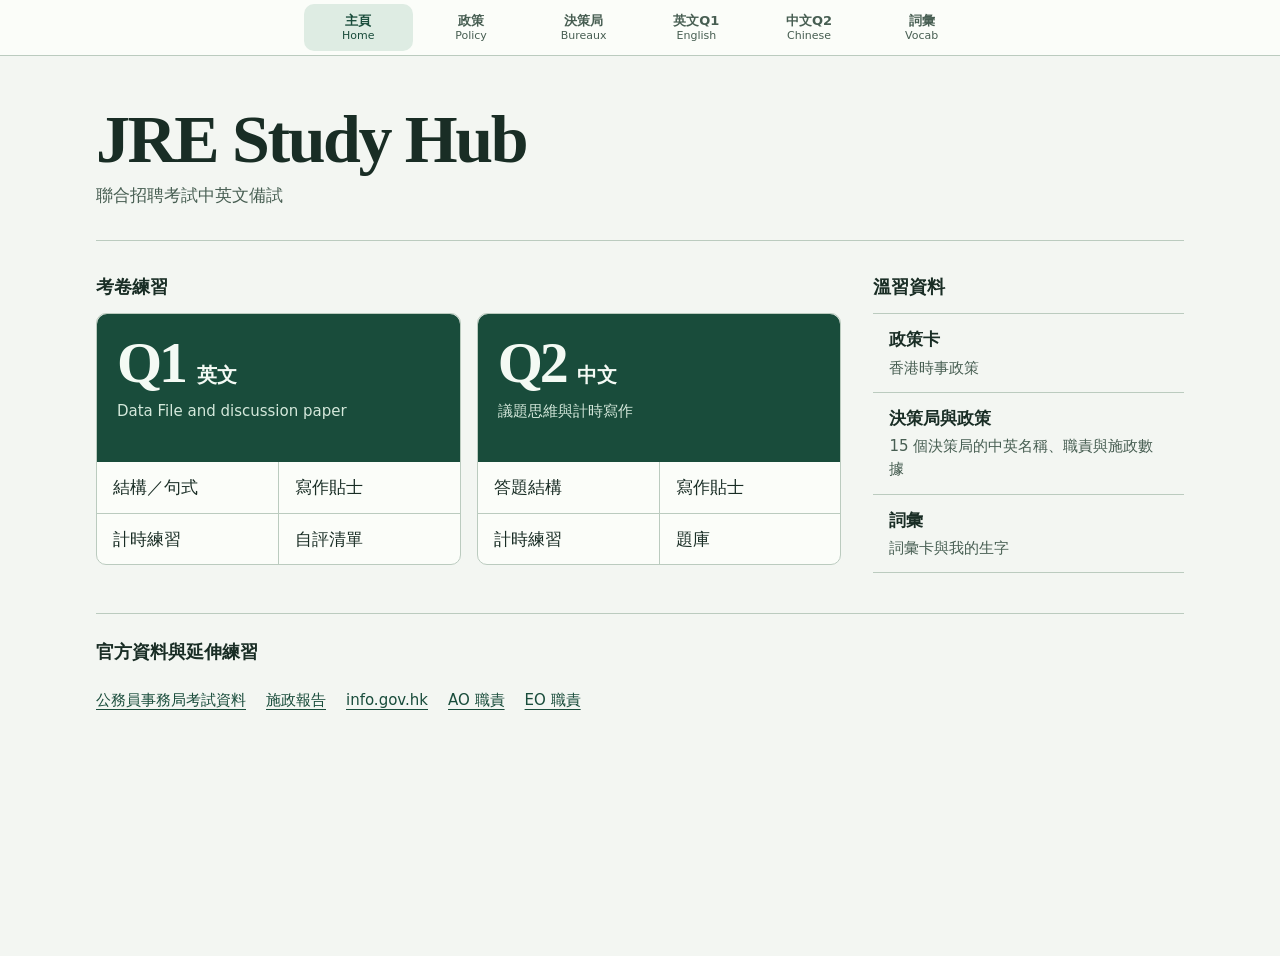
<file: docs/index.html>
<!DOCTYPE html>
<html lang="zh-Hant">
<head>
  <meta charset="UTF-8" />
  <meta name="viewport" content="width=device-width, initial-scale=1, viewport-fit=cover" />
  <meta name="theme-color" content="#0b6e4f" />
  <meta name="description" content="JRE Study Hub — 聯合招聘考試中英文備試。" />
  <title>JRE Study Hub · 主頁</title>
  <link rel="stylesheet" href="shell/study-theme.css?v=20261127type" />
  <link rel="stylesheet" href="shell/tabbar.css?v=20261111" />
  <link rel="stylesheet" href="home.css?v=20261111b" />
</head>
<body class="hub-has-tabs study-screen study-home" data-stamp="20261109a">
  <main class="study-index">
    <header class="study-title">
      <h1>JRE Study Hub</h1>
      <p>聯合招聘考試中英文備試</p>
    </header>

    <div class="study-layout">
      <nav class="practice" aria-labelledby="practice-heading">
        <h2 id="practice-heading">考卷練習</h2>
        <div class="papers">
          <section class="paper" aria-labelledby="english-heading">
            <a class="paper-cover" href="q1/">
              <h3 id="english-heading"><span class="paper-code">Q1</span> <span>英文</span></h3>
              <p lang="en">Data File and discussion paper</p>
            </a>
            <ul class="paper-links">
              <li><a href="q1/#structure">結構／句式</a></li>
              <li><a href="q1/#tips">寫作貼士</a></li>
              <li><a href="q1/#case">計時練習</a></li>
              <li><a href="q1/#mark">自評清單</a></li>
            </ul>
          </section>
          <section class="paper" aria-labelledby="chinese-heading">
            <a class="paper-cover" href="q2/">
              <h3 id="chinese-heading"><span class="paper-code">Q2</span> <span>中文</span></h3>
              <p>議題思維與計時寫作</p>
            </a>
            <ul class="paper-links">
              <li><a href="q2/#five-step">答題結構</a></li>
              <li><a href="q2/#tips">寫作貼士</a></li>
              <li><a href="q2/#drill">計時練習</a></li>
              <li><a href="q2/#bank">題庫</a></li>
            </ul>
          </section>
        </div>
      </nav>

      <nav class="study-reference" aria-labelledby="reference-heading">
        <h2 id="reference-heading">溫習資料</h2>
        <ul>
          <li><a href="policy/"><strong>政策卡</strong><span>香港時事政策</span></a></li>
          <li><a href="bureaux/"><strong>決策局與政策</strong><span>15 個決策局的中英名稱、職責與施政數據</span></a></li>
          <li><a href="vocab/"><strong>詞彙</strong><span>詞彙卡與我的生字</span></a></li>
        </ul>
      </nav>
    </div>

    <footer class="study-footer">
      <h2>官方資料與延伸練習</h2>
      <ul>
        <li><a href="https://www.csb.gov.hk/tc_chi/recruit/exammat/353.html" rel="noopener" target="_blank">公務員事務局考試資料</a></li>
        <li><a href="https://www.policyaddress.gov.hk/" rel="noopener" target="_blank">施政報告</a></li>
        <li><a href="https://www.info.gov.hk/" rel="noopener" target="_blank">info.gov.hk</a></li>
        <li><a href="https://www.csb.gov.hk/tc_chi/admin/grade/ao/425.html" rel="noopener" target="_blank">AO 職責</a></li>
        <li><a href="https://www.csb.gov.hk/tc_chi/admin/grade/eo/431.html" rel="noopener" target="_blank">EO 職責</a></li>
      </ul>
    </footer>
  </main>
  <script src="shell/tabbar.js?v=20261108c"></script>
</body>
</html>
</file>
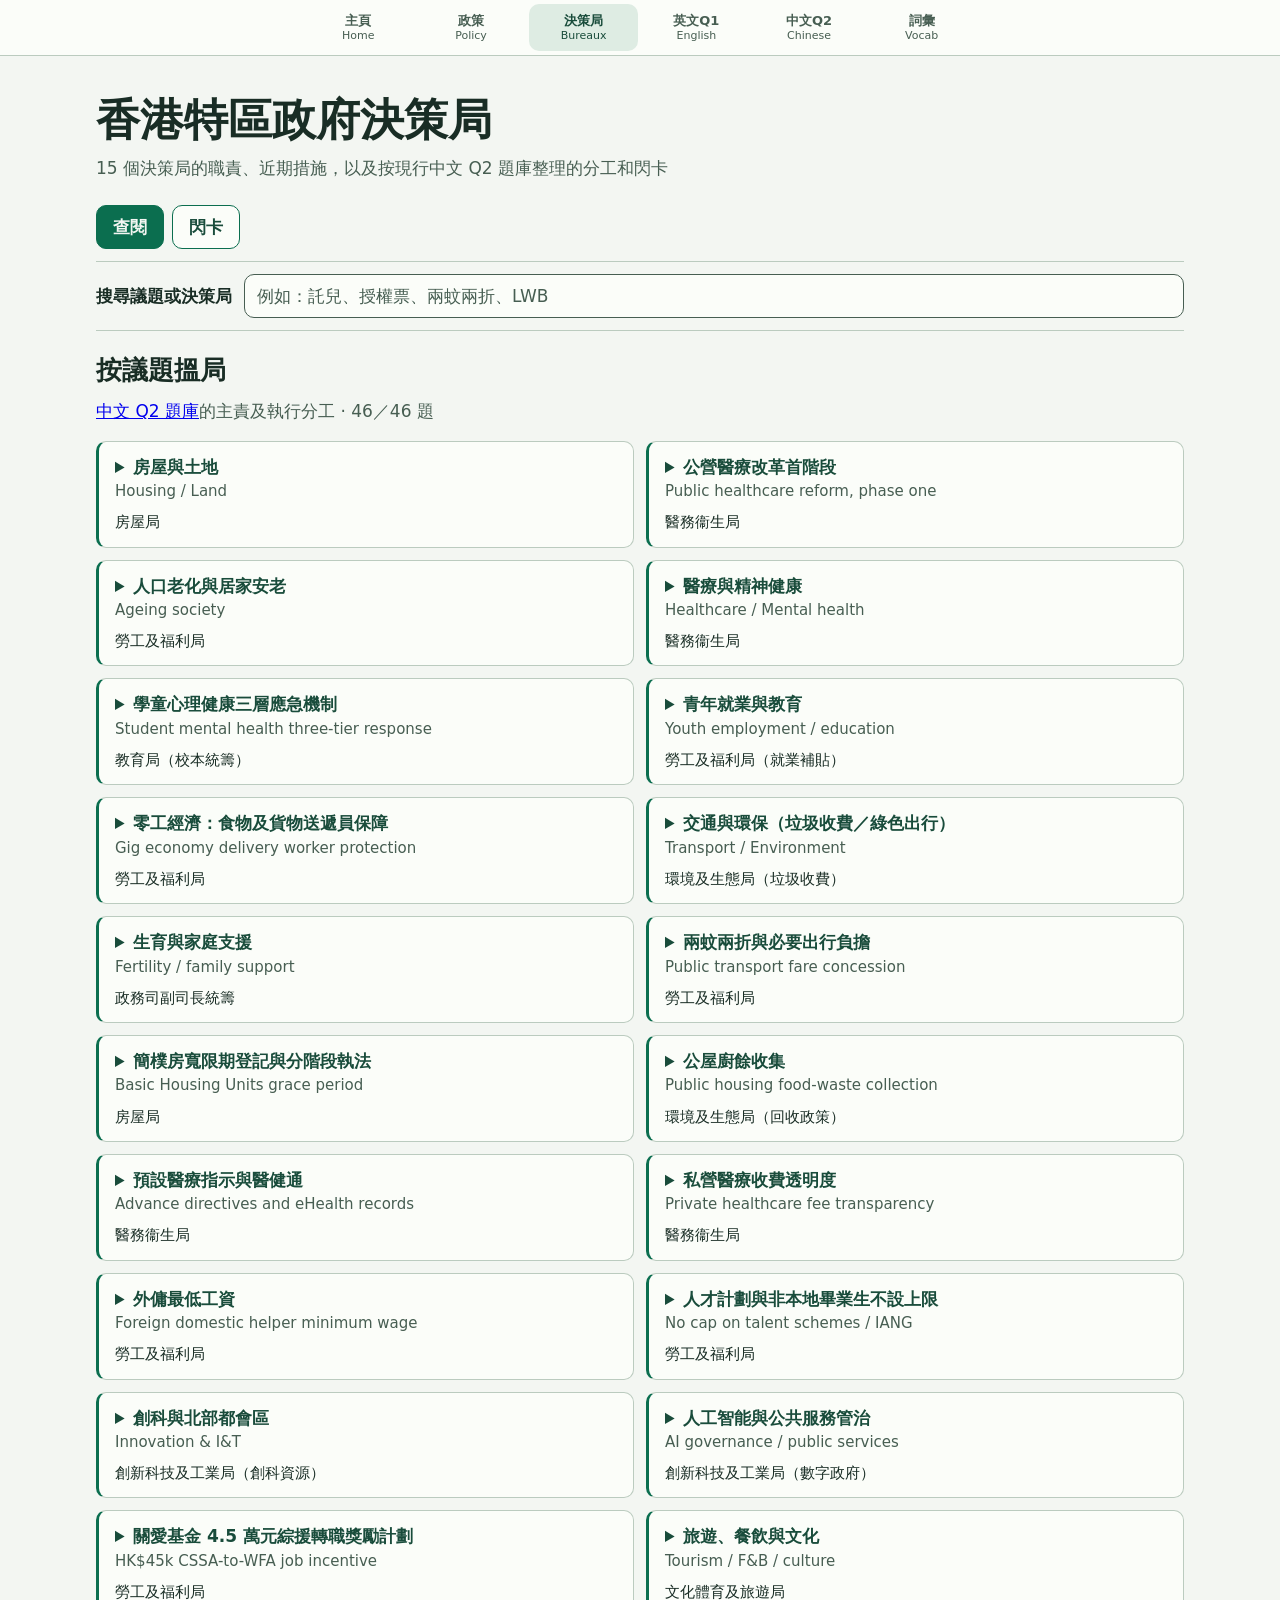
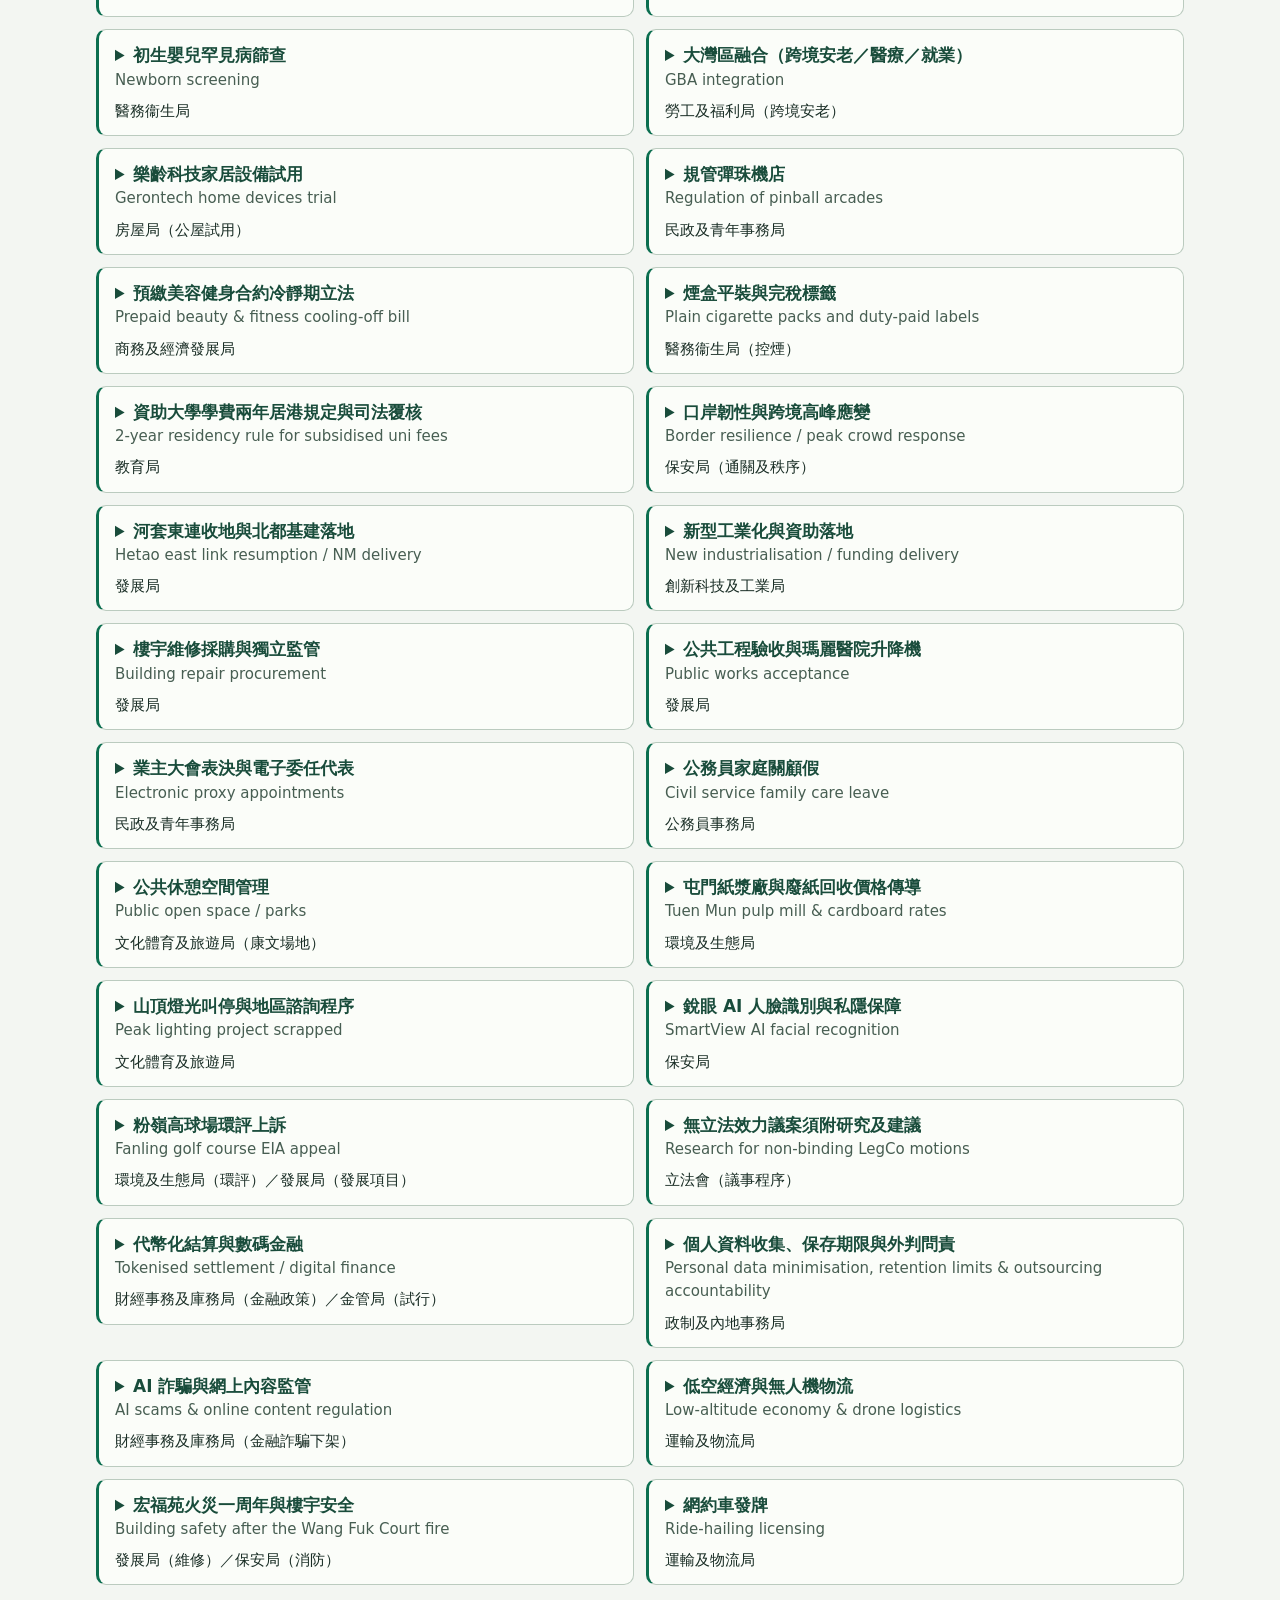
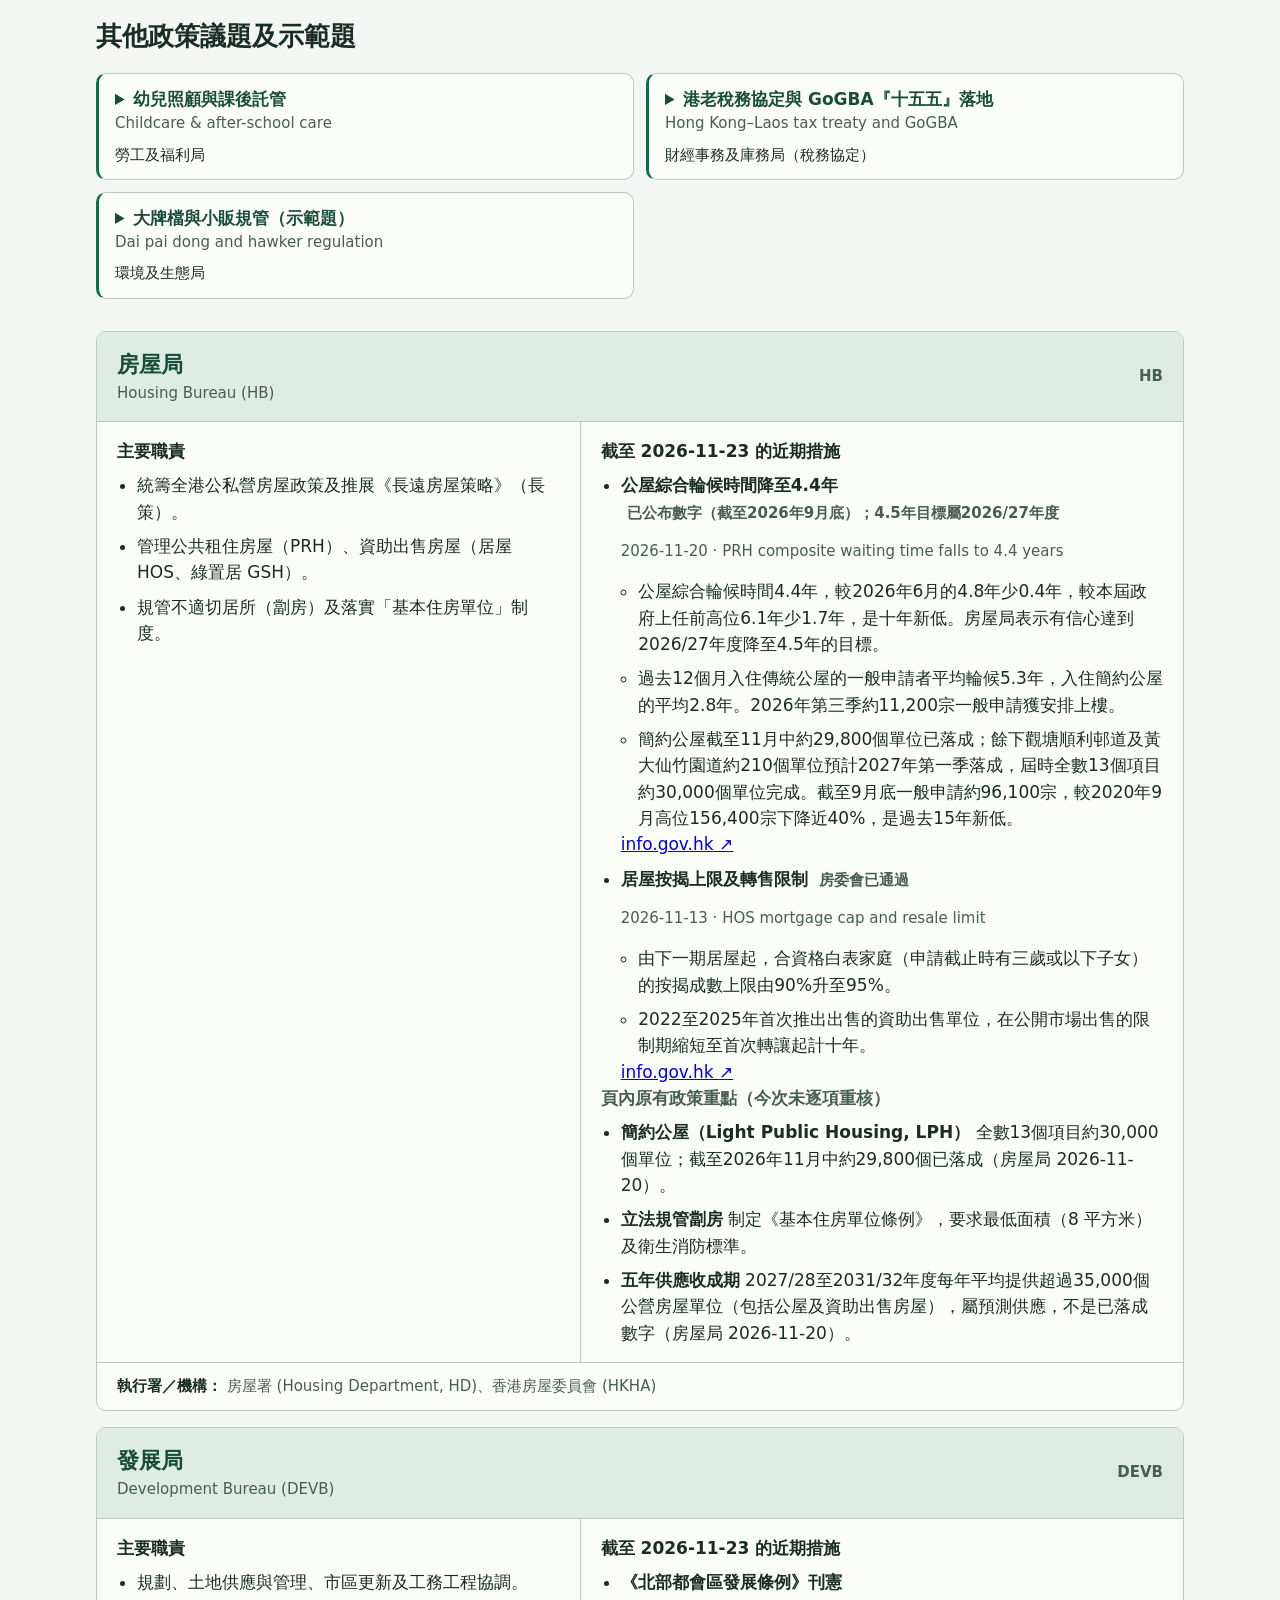
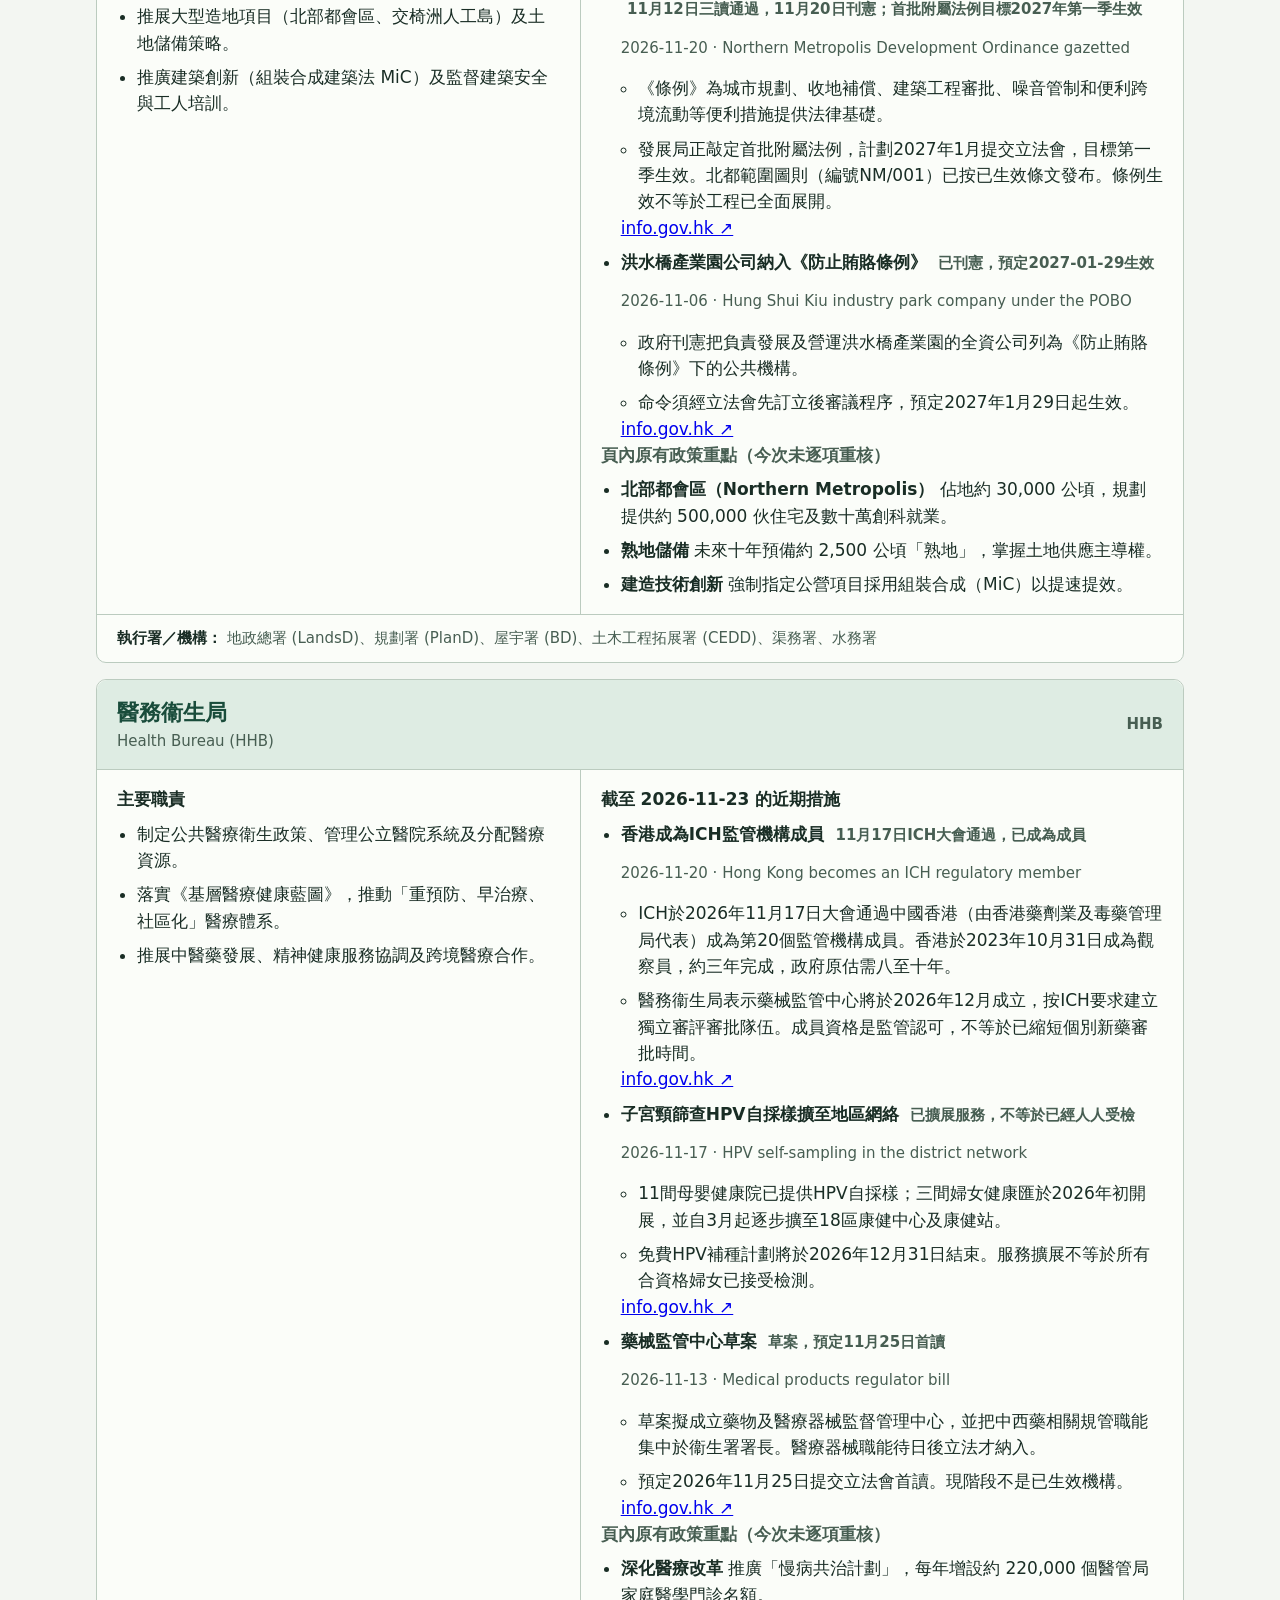
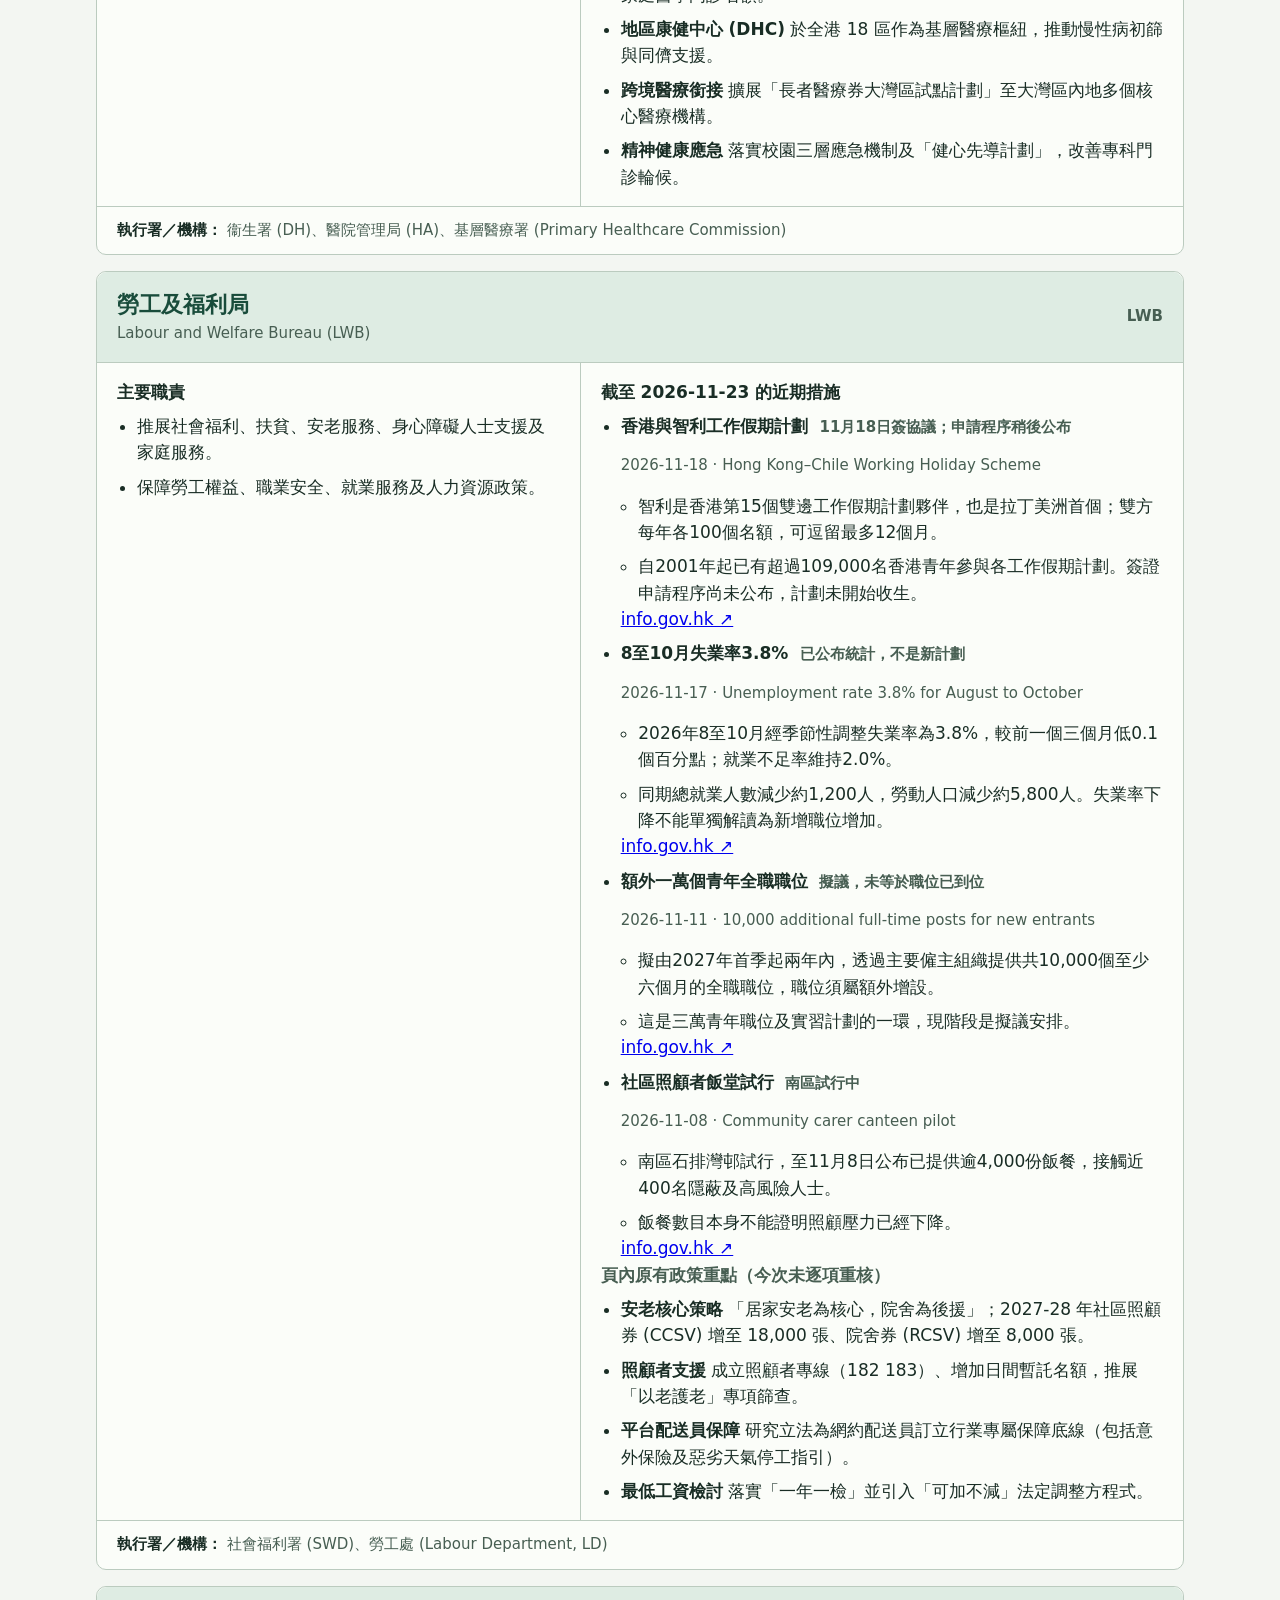
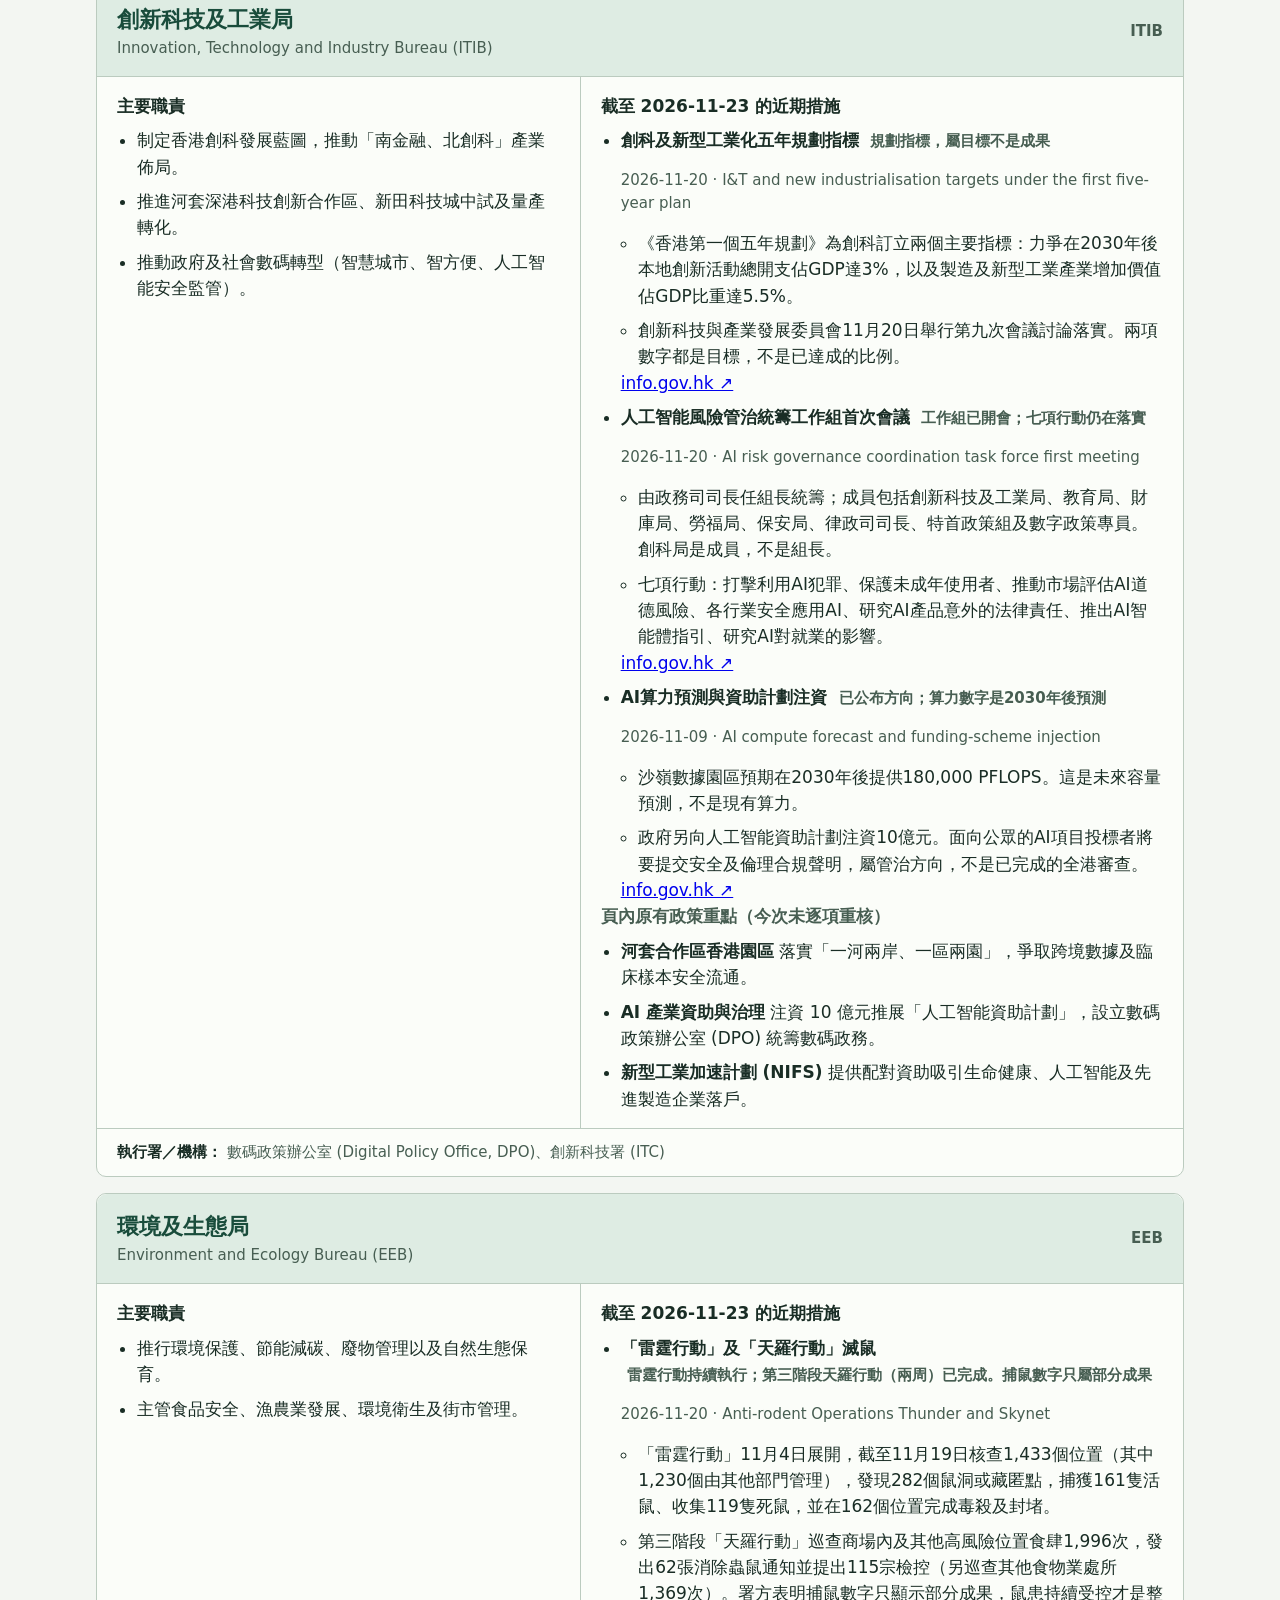
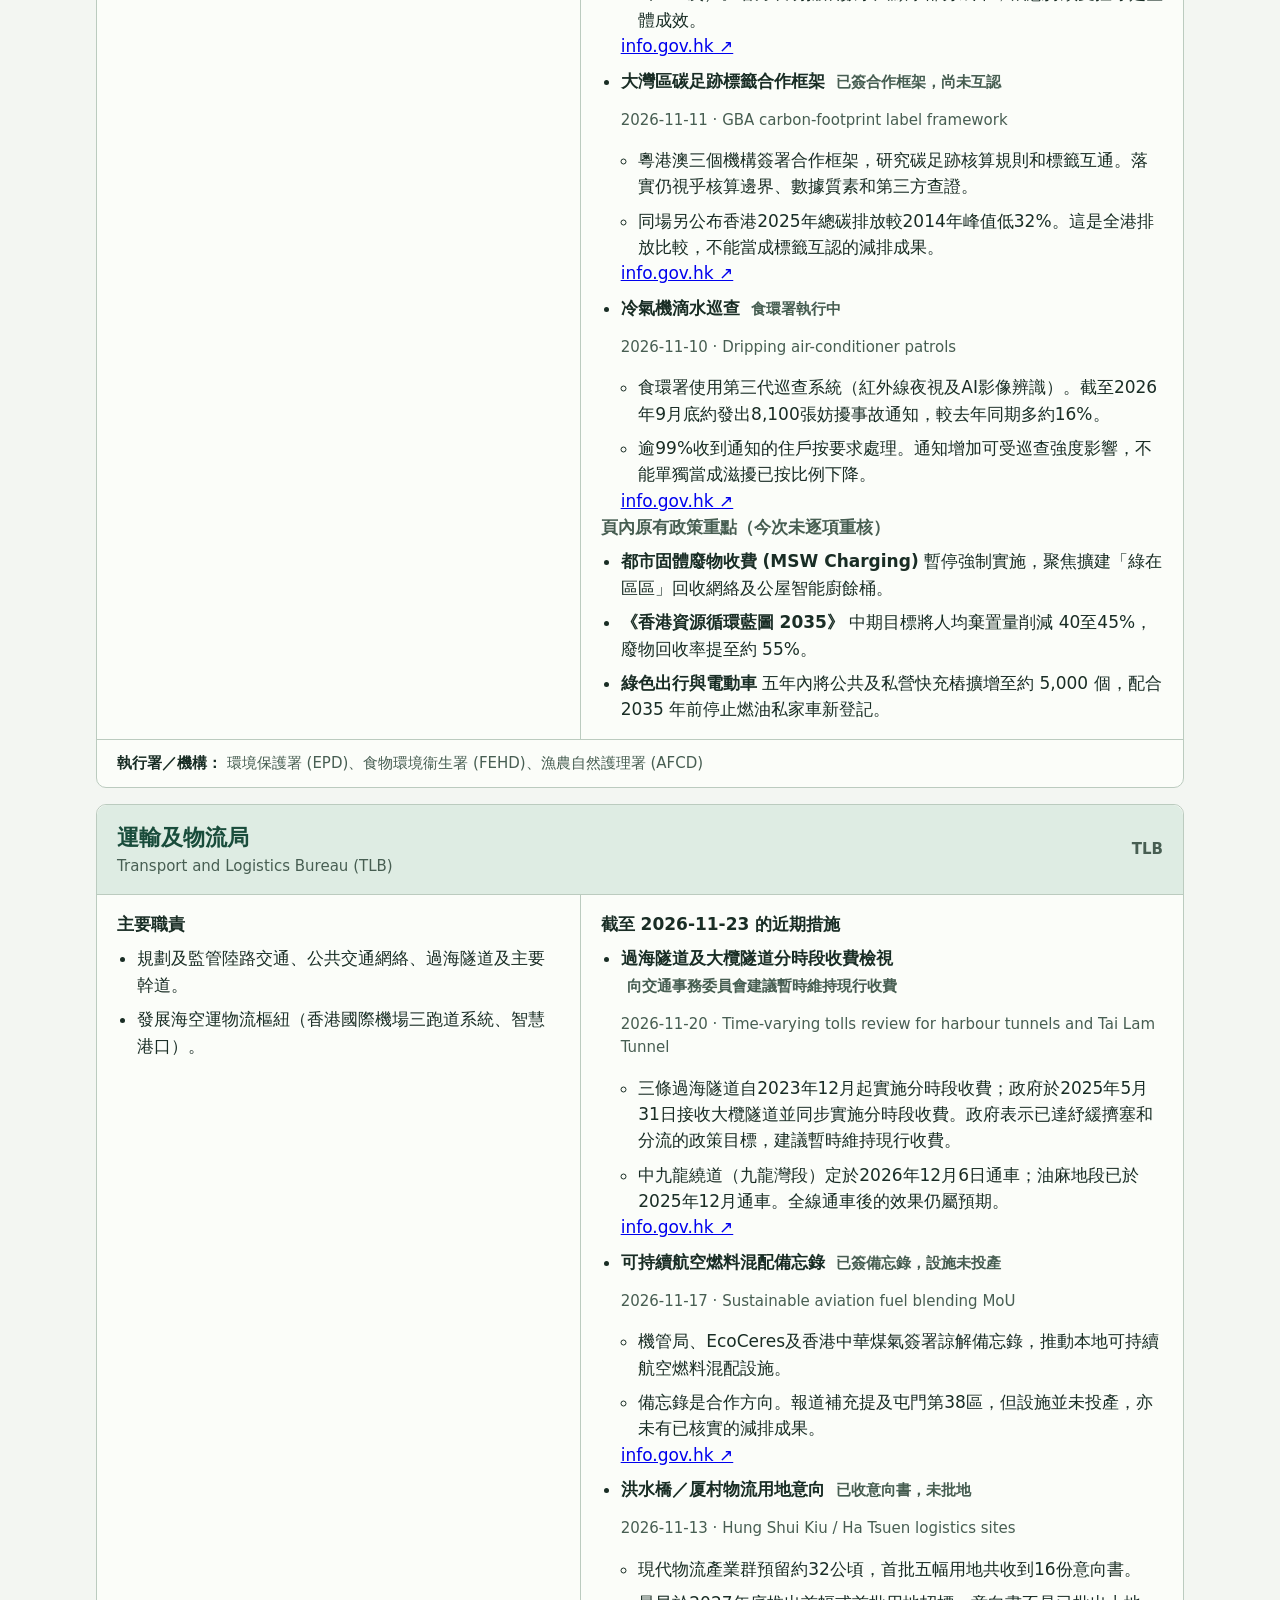
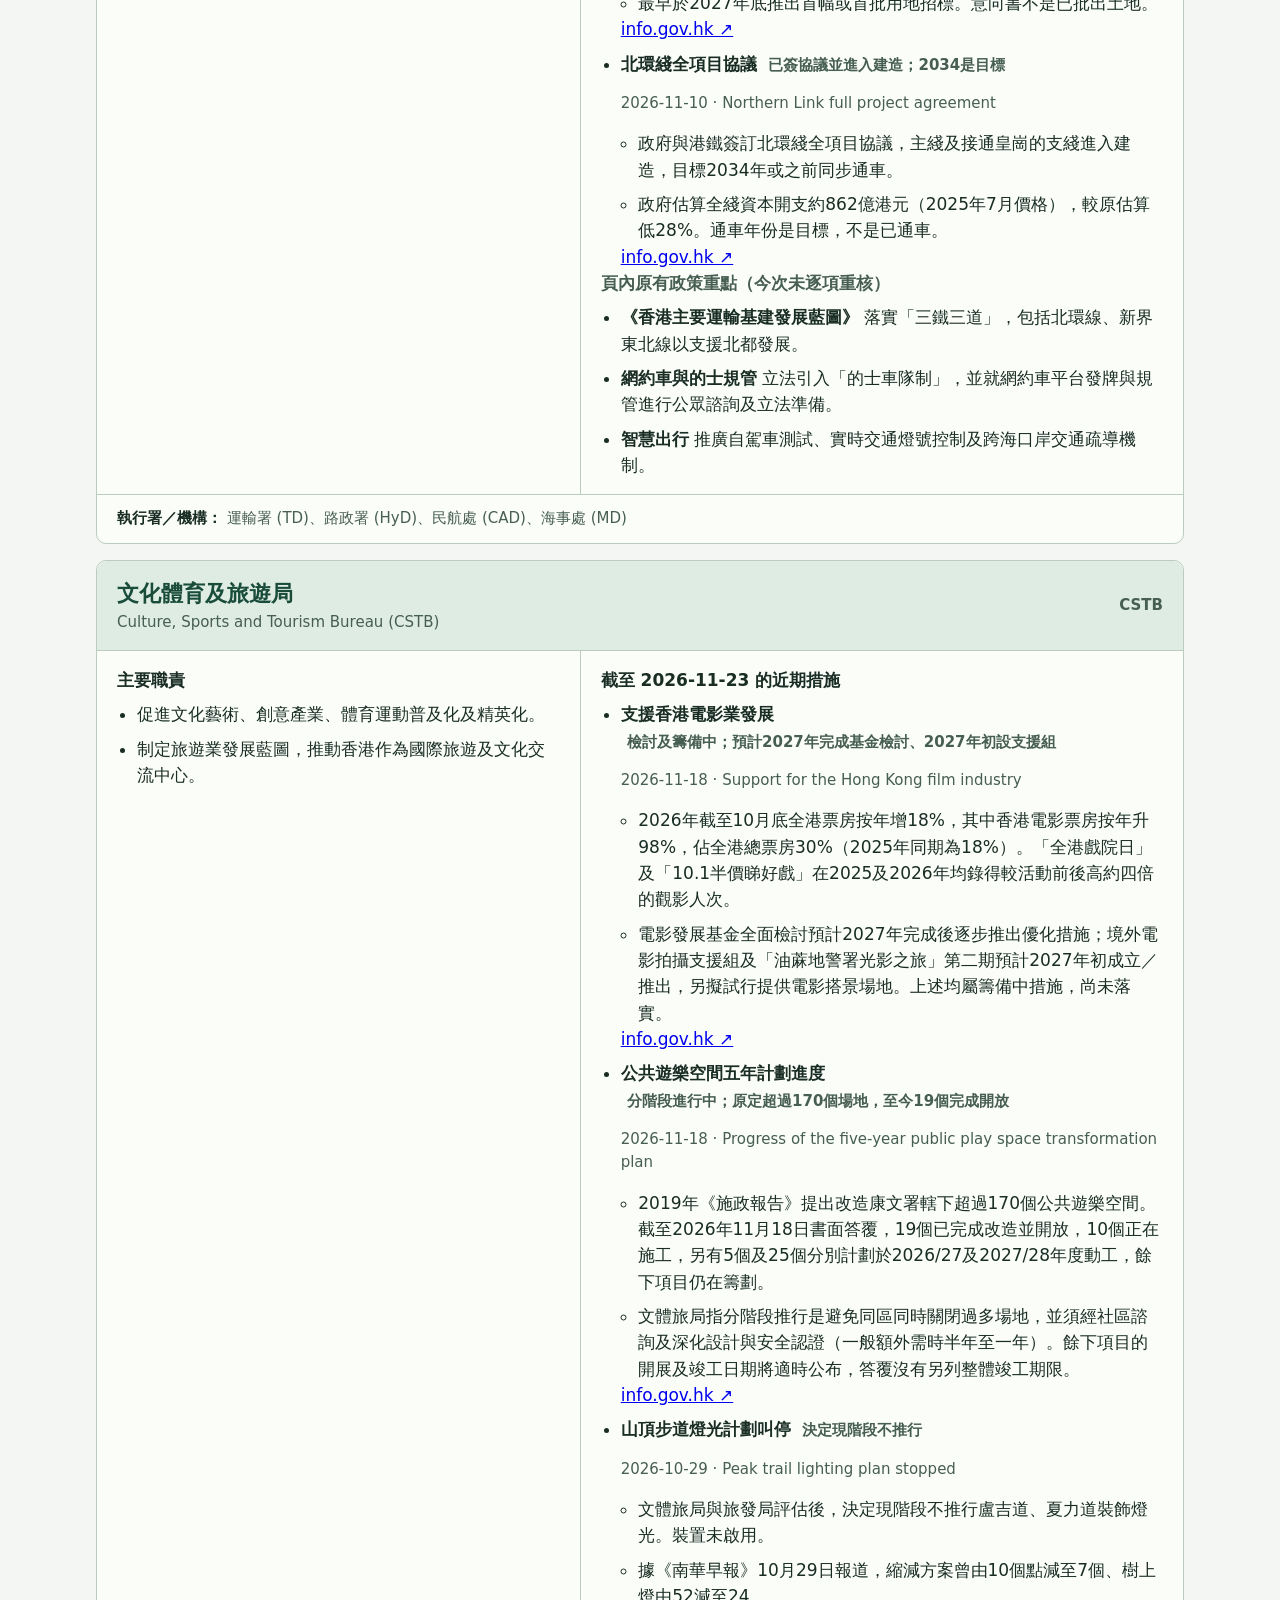
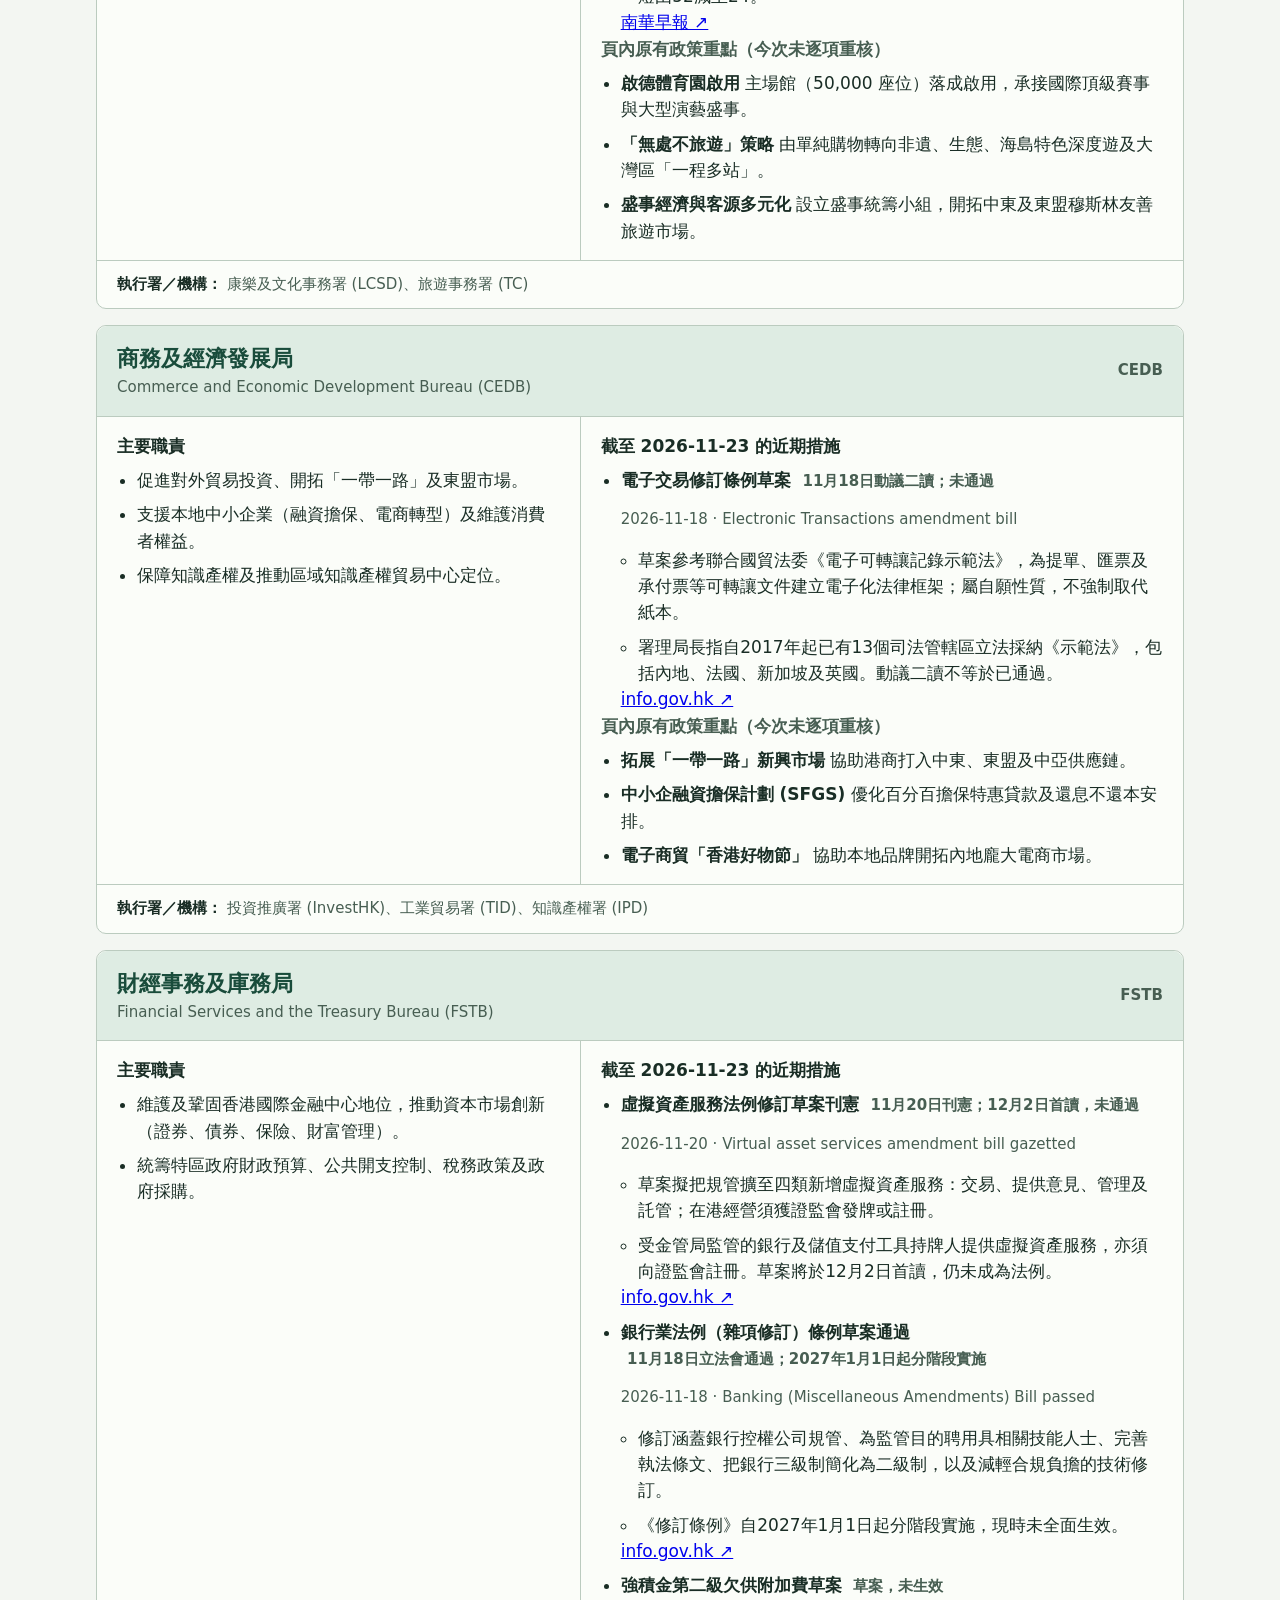
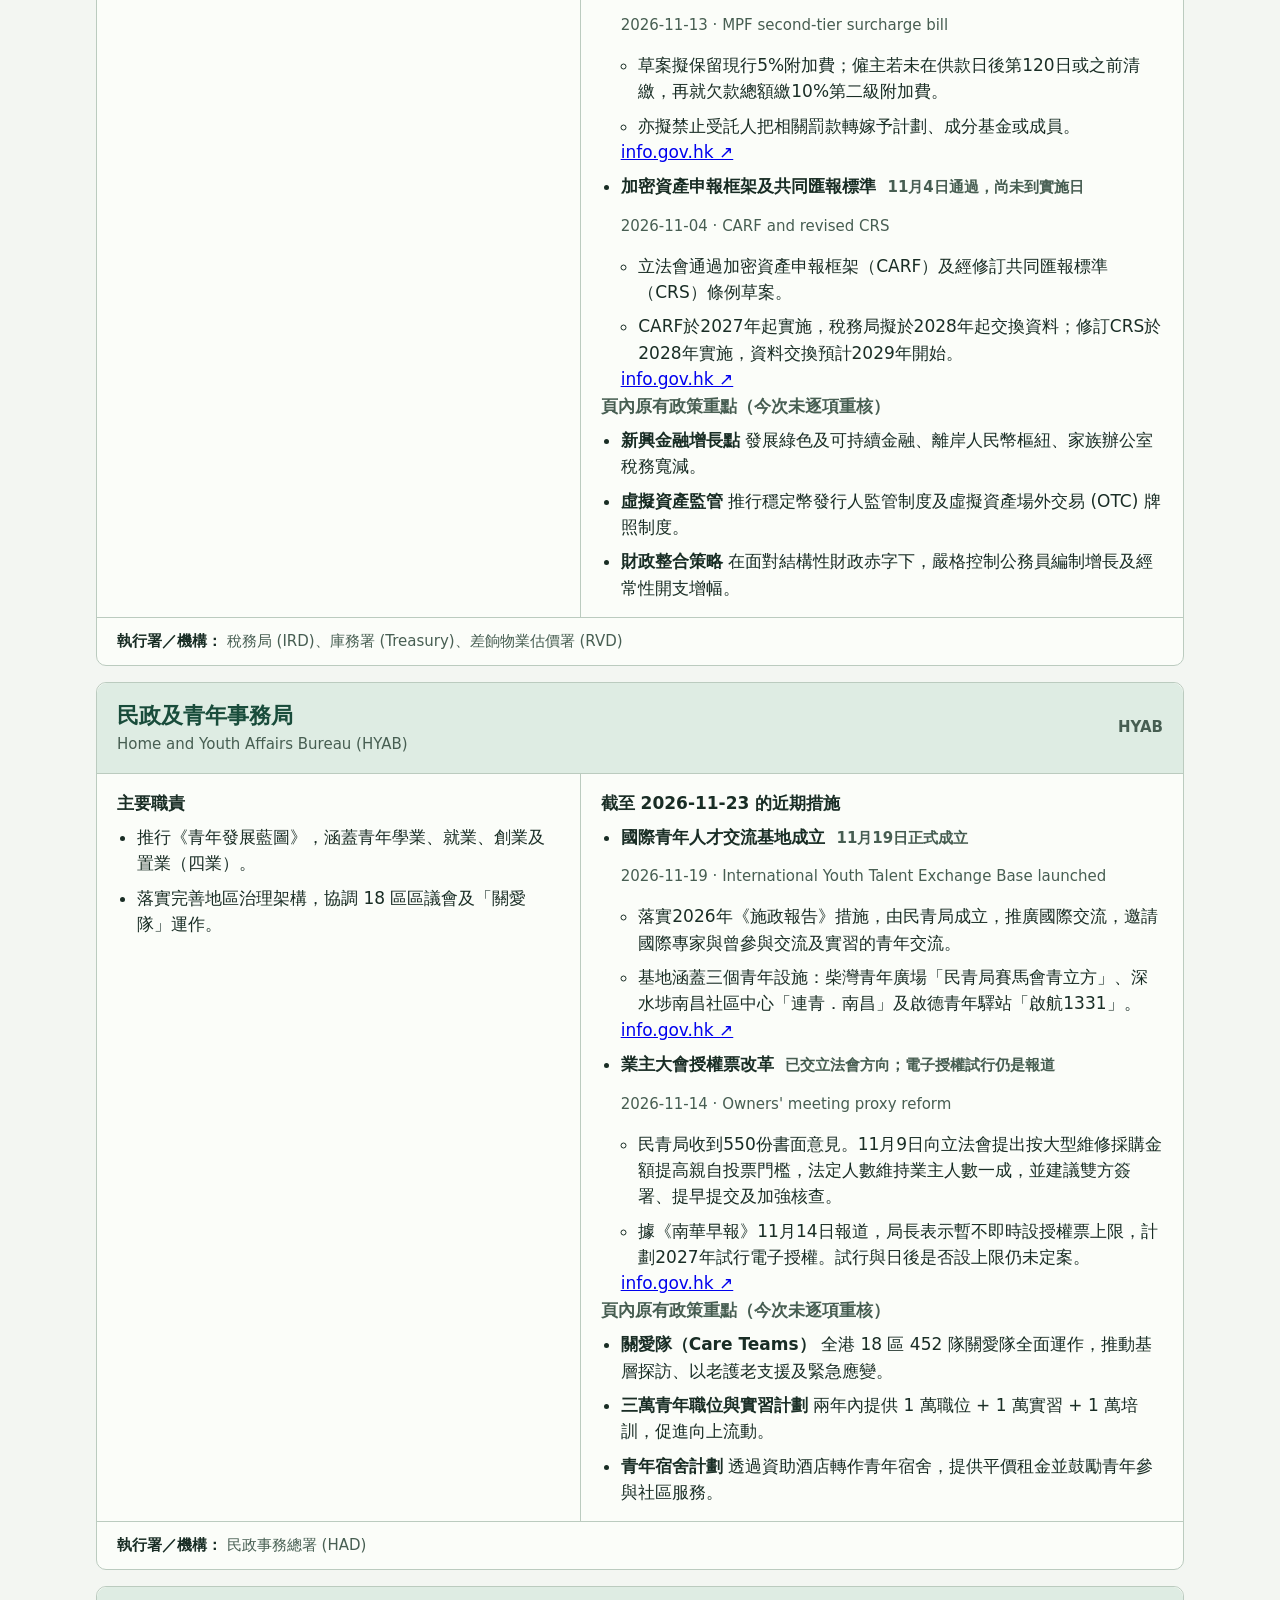
<file: docs/bureaux/index.html>
<!DOCTYPE html>
<html lang="zh-Hant">
<head>
  <meta charset="UTF-8" />
  <meta name="viewport" content="width=device-width, initial-scale=1, viewport-fit=cover" />
  <meta name="theme-color" content="#0b6e4f" />
  <meta name="apple-mobile-web-app-capable" content="yes" />
  <meta name="description" content="香港特區政府決策局架構、中英文名稱、職責及最新政策速查（JRE 備試專用）" />
  <title>政府決策局及最新政策 · JRE Study Hub</title>
  <link rel="stylesheet" href="../shell/study-theme.css?v=20261127type" />
  <link rel="stylesheet" href="../shell/tabbar.css?v=20261111" />
  <link rel="stylesheet" href="styles.css?v=20261123a" />
</head>
<body class="study-screen bureau-screen">
  <header class="app-header">
    <div class="header-inner">
      <div class="brand-text">
        <h1>香港特區政府決策局</h1>
        <p>15 個決策局的職責、近期措施，以及按現行中文 Q2 題庫整理的分工和閃卡</p>
      </div>
    </div>
  </header>

  <main class="wrap">
    <div class="mode-switch" role="tablist" aria-label="查閱或閃卡">
      <button type="button" id="tab-browse" role="tab" aria-selected="true" aria-controls="browse-view">查閱</button>
      <button type="button" id="tab-flash" role="tab" aria-selected="false" aria-controls="flash-view">閃卡</button>
    </div>
    <div id="browse-view">

    <div class="search-box">
      <label for="search">搜尋議題或決策局</label>
      <input type="search" id="search" placeholder="例如：託兒、授權票、兩蚊兩折、LWB" />
    </div>


    <section class="issue-lookup" id="issue-lookup" aria-labelledby="issue-title">
      <h2 id="issue-title">按議題搵局</h2>
      <p id="q2-issue-status" role="status">正在核對中文 Q2 題庫…</p>
      <div class="issue-grid" id="q2-issues"></div>
    </section>

    <section class="issue-lookup" id="other-issue-lookup" aria-labelledby="other-issue-title" hidden>
      <h2 id="other-issue-title">其他政策議題及示範題</h2>
      <div class="issue-grid" id="other-issues"></div>
    </section>

    <p id="lookup-empty" role="status" hidden>找不到相符項目。試試簡短關鍵詞，例如「託兒」或「房屋」。</p>

    <div id="bureaux-list">
      <p class="bureau-state" id="bureau-loading">正在載入 15 個決策局…</p>
    </div>
    </div>

    <section id="flash-view" class="flash-view" hidden aria-labelledby="flash-title">
      <h2 id="flash-title">決策局閃卡</h2>
      <p class="flash-lede">練習辨認主責局、職責、近期措施及 Q2 議題分工。翻面查看分工、政策狀態及來源。進度只在這一次練習內，不會寫入瀏覽器儲存。</p>
      <div class="flash-controls">
        <label>局別
          <select id="flash-bureau" aria-label="按決策局篩選閃卡">
            <option value="all">全部 15 局</option>
          </select>
        </label>
        <button type="button" id="flash-shuffle">洗牌</button>
        <button type="button" id="flash-prev">上一張</button>
        <button type="button" id="flash-next">下一張</button>
        <p id="flash-progress" role="status">載入中…</p>
      </div>
      <p id="flash-state" class="bureau-state" role="status">正在載入閃卡…</p>
      <article id="flash-card" class="flash-card" tabindex="0" hidden aria-labelledby="flash-front">
        <p class="flash-kicker" id="flash-kicker"></p>
        <h3 id="flash-front"></h3>
        <p class="flash-en" id="flash-front-en"></p>
        <div id="flash-back" class="flash-back" hidden>
          <p><strong id="flash-back-title"></strong></p>
          <p class="flash-en" id="flash-back-en"></p>
          <ul id="flash-back-lines"></ul>
          <p id="flash-back-status"></p>
          <p id="flash-back-source" class="flash-sources" hidden></p>
        </div>
        <button type="button" id="flash-flip" aria-expanded="false" aria-controls="flash-back">翻面</button>
      </article>
    </section>
  </main>

  <script src="../shell/tabbar.js?v=20261109a"></script>
  <script src="app.js?v=20261127q2sync"></script>
</body>
</html>
</file>
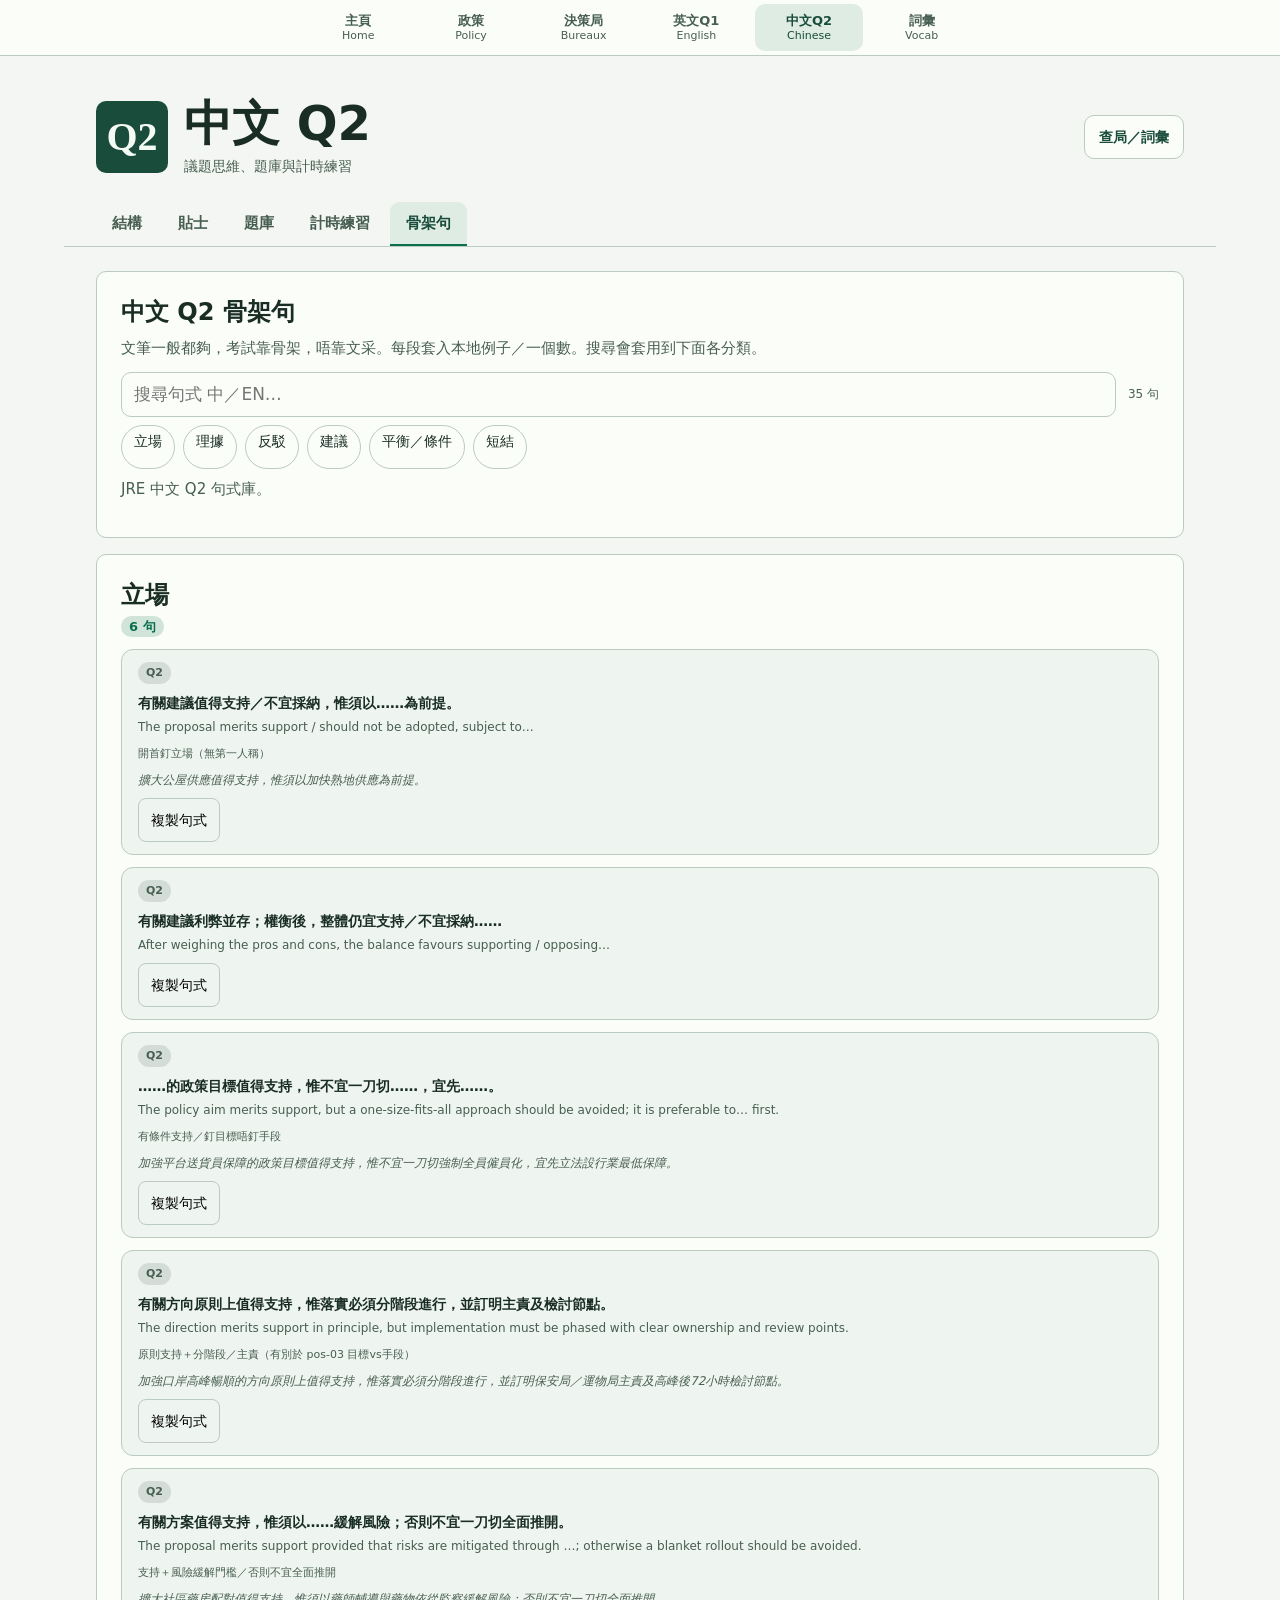
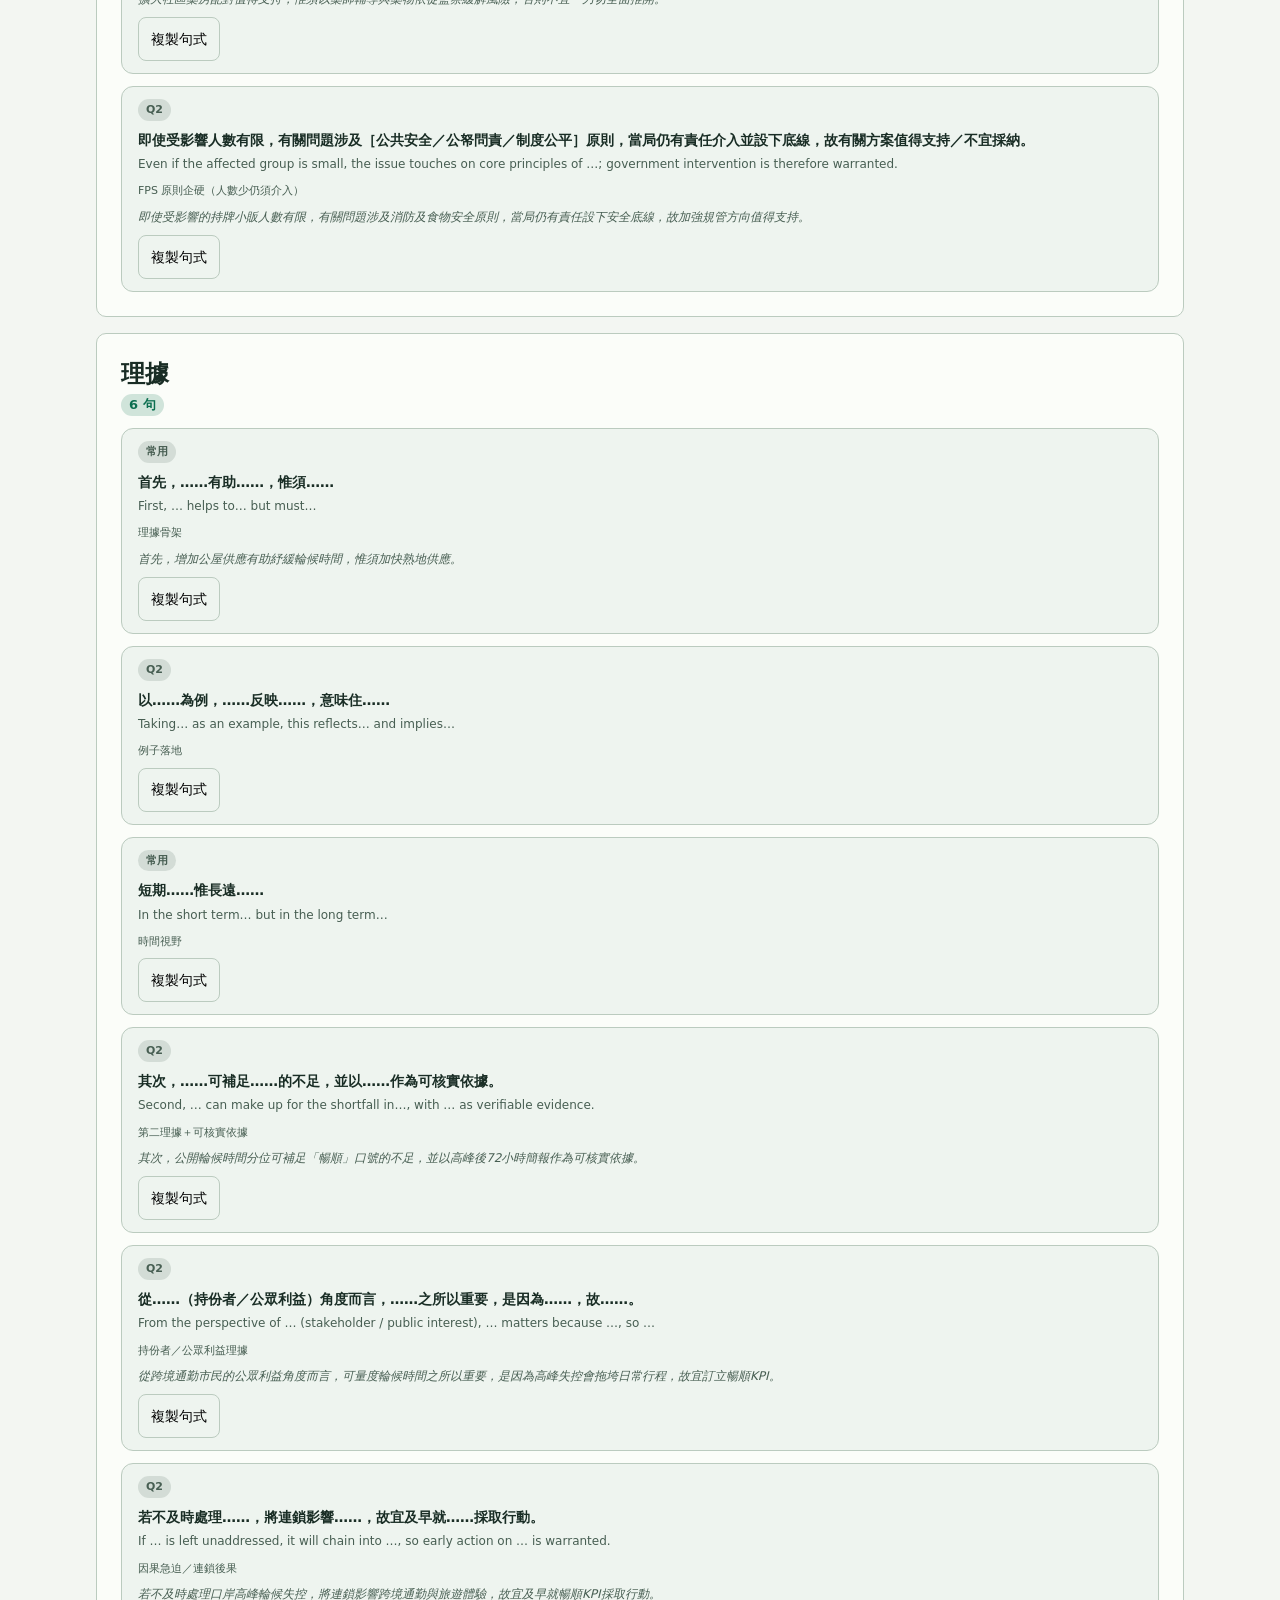
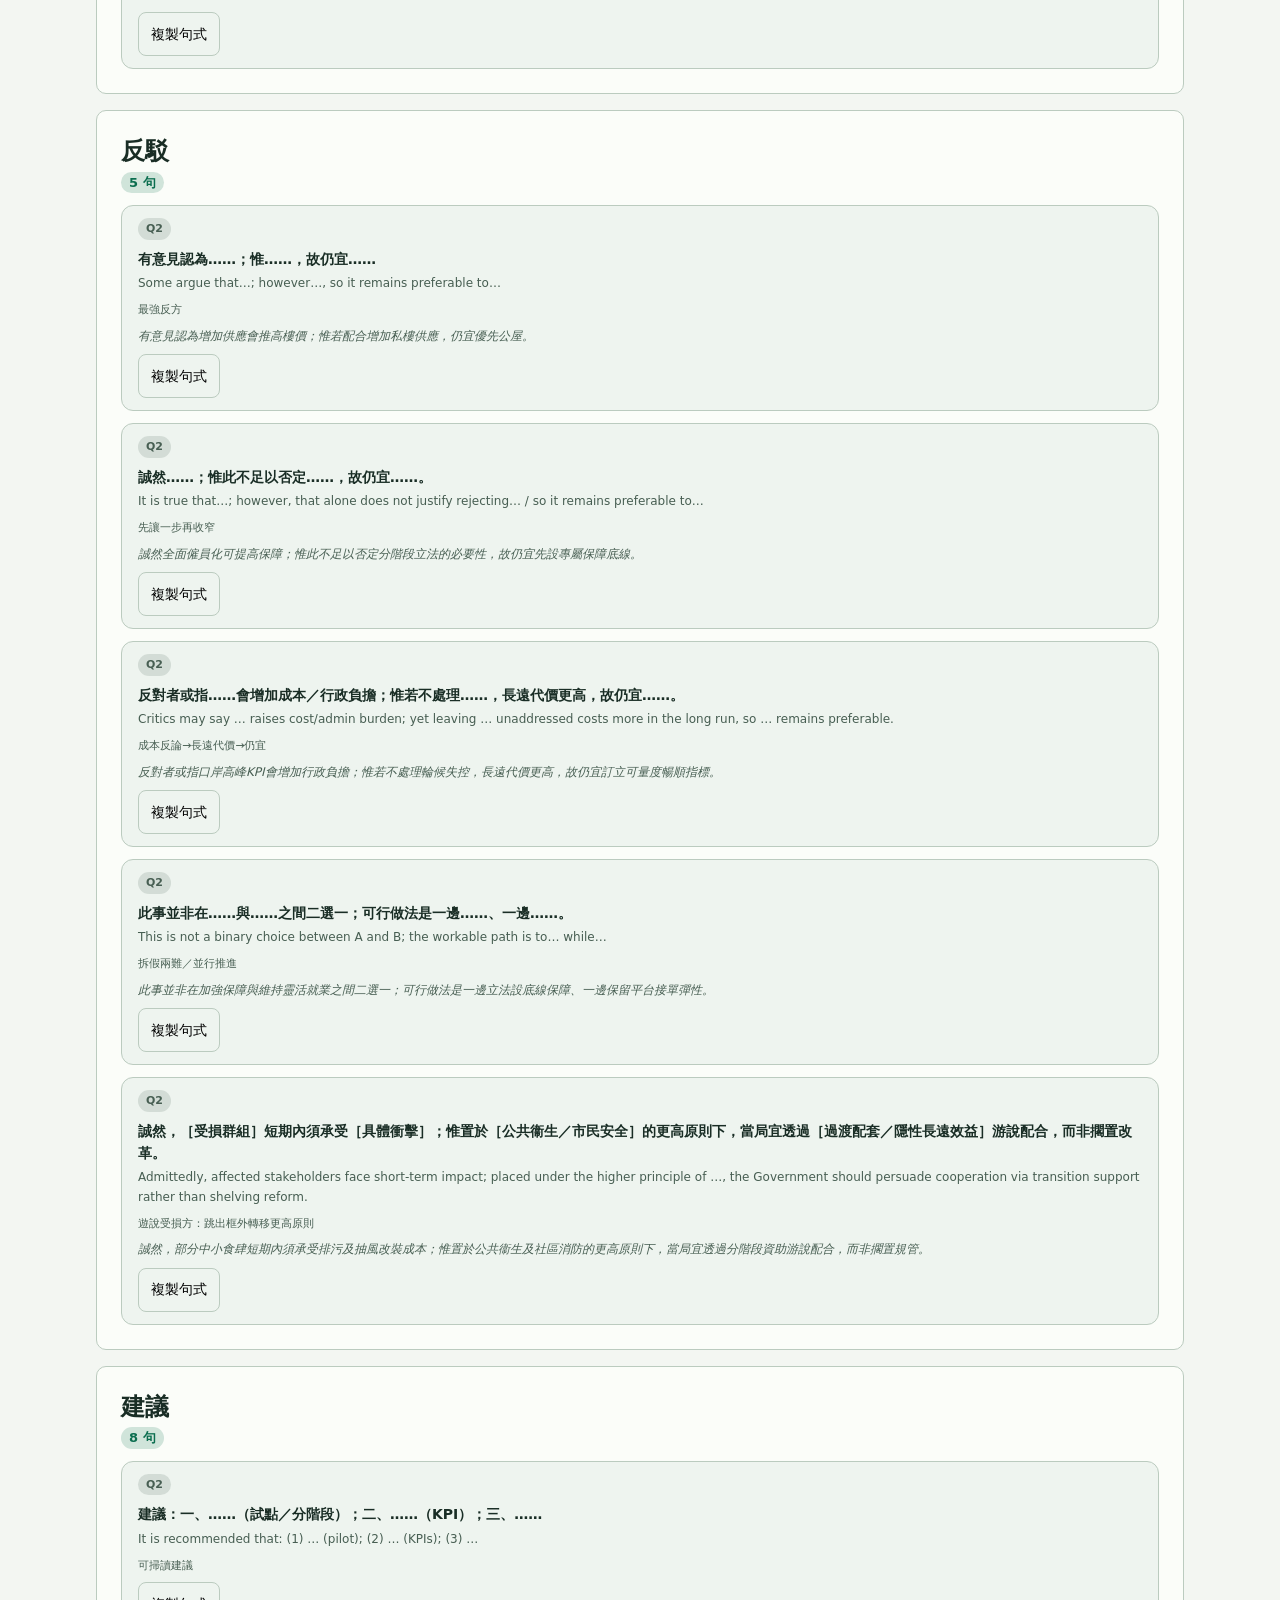
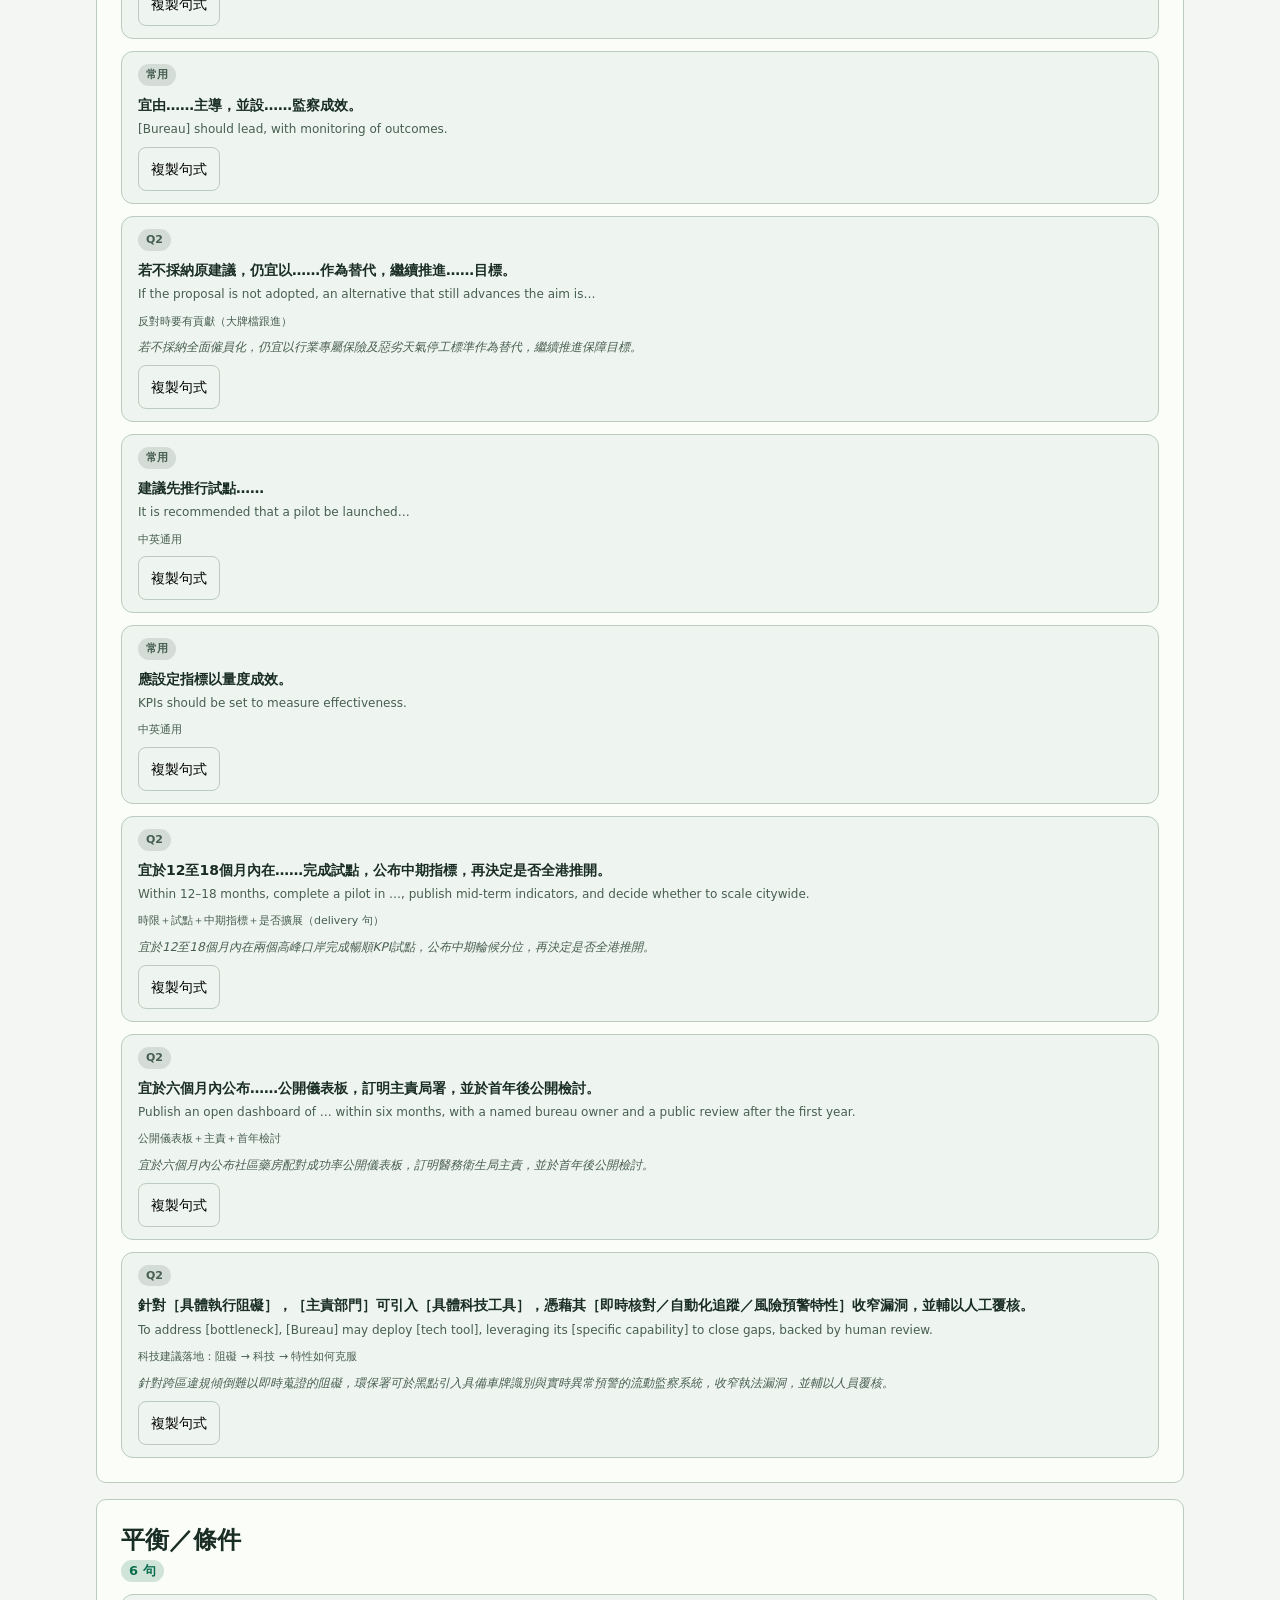
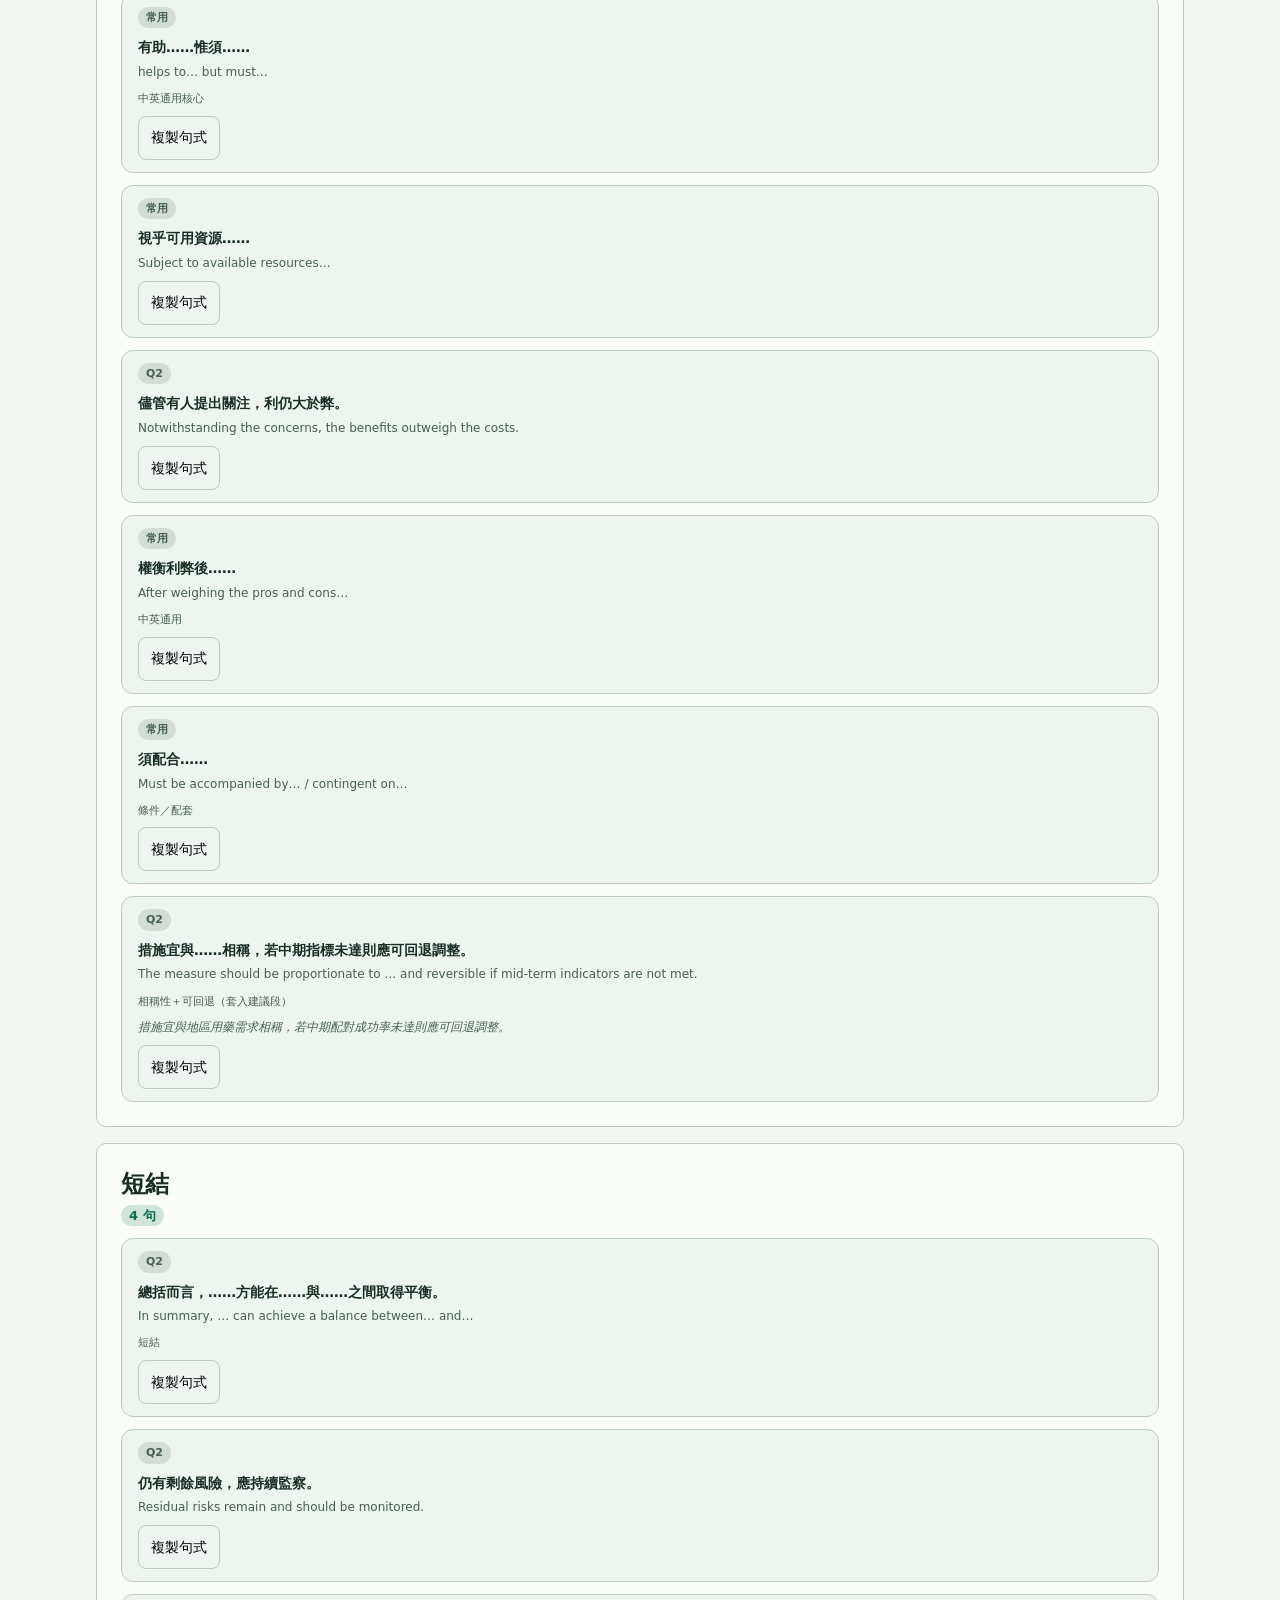
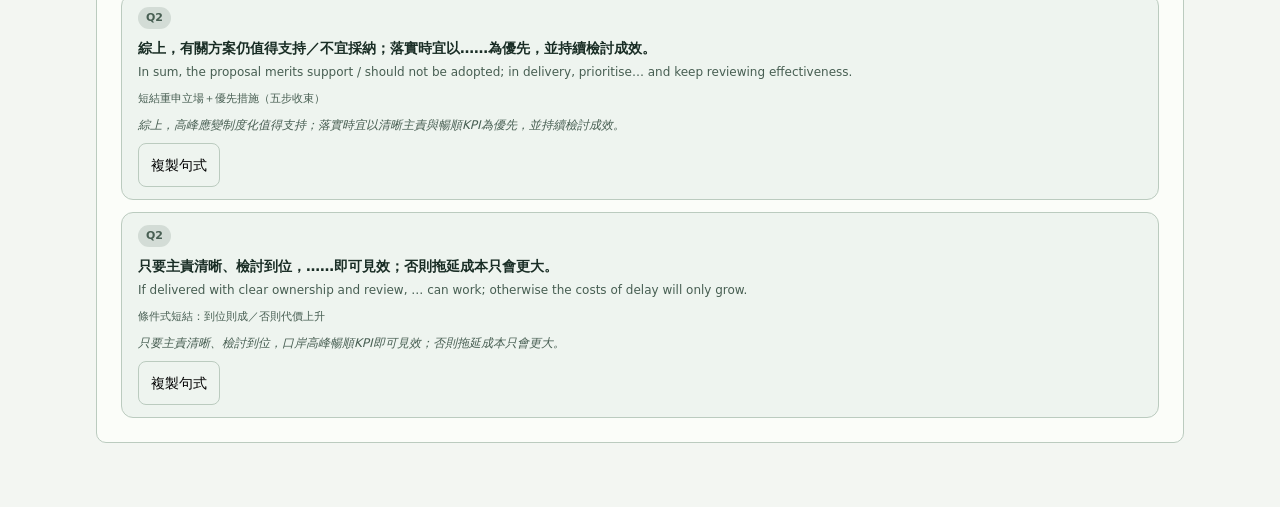
<file: docs/phrases/index.html>
<!DOCTYPE html>
<html lang="zh-Hant">
<head>
  <meta charset="UTF-8" />
  <meta name="viewport" content="width=device-width, initial-scale=1" />
  <meta http-equiv="refresh" content="0; url=../q2/#phrasebank" />
  <title>中文 Q2 骨架句 · JRE Study Hub</title>
</head>
<body>
  <p>正在開啟中文 Q2 骨架句分頁……</p>
  <p><a href="../q2/#phrasebank">如未自動跳轉，請按此開啟。</a></p>
  <script>window.location.replace("../q2/#phrasebank");</script>
</body>
</html>
</file>
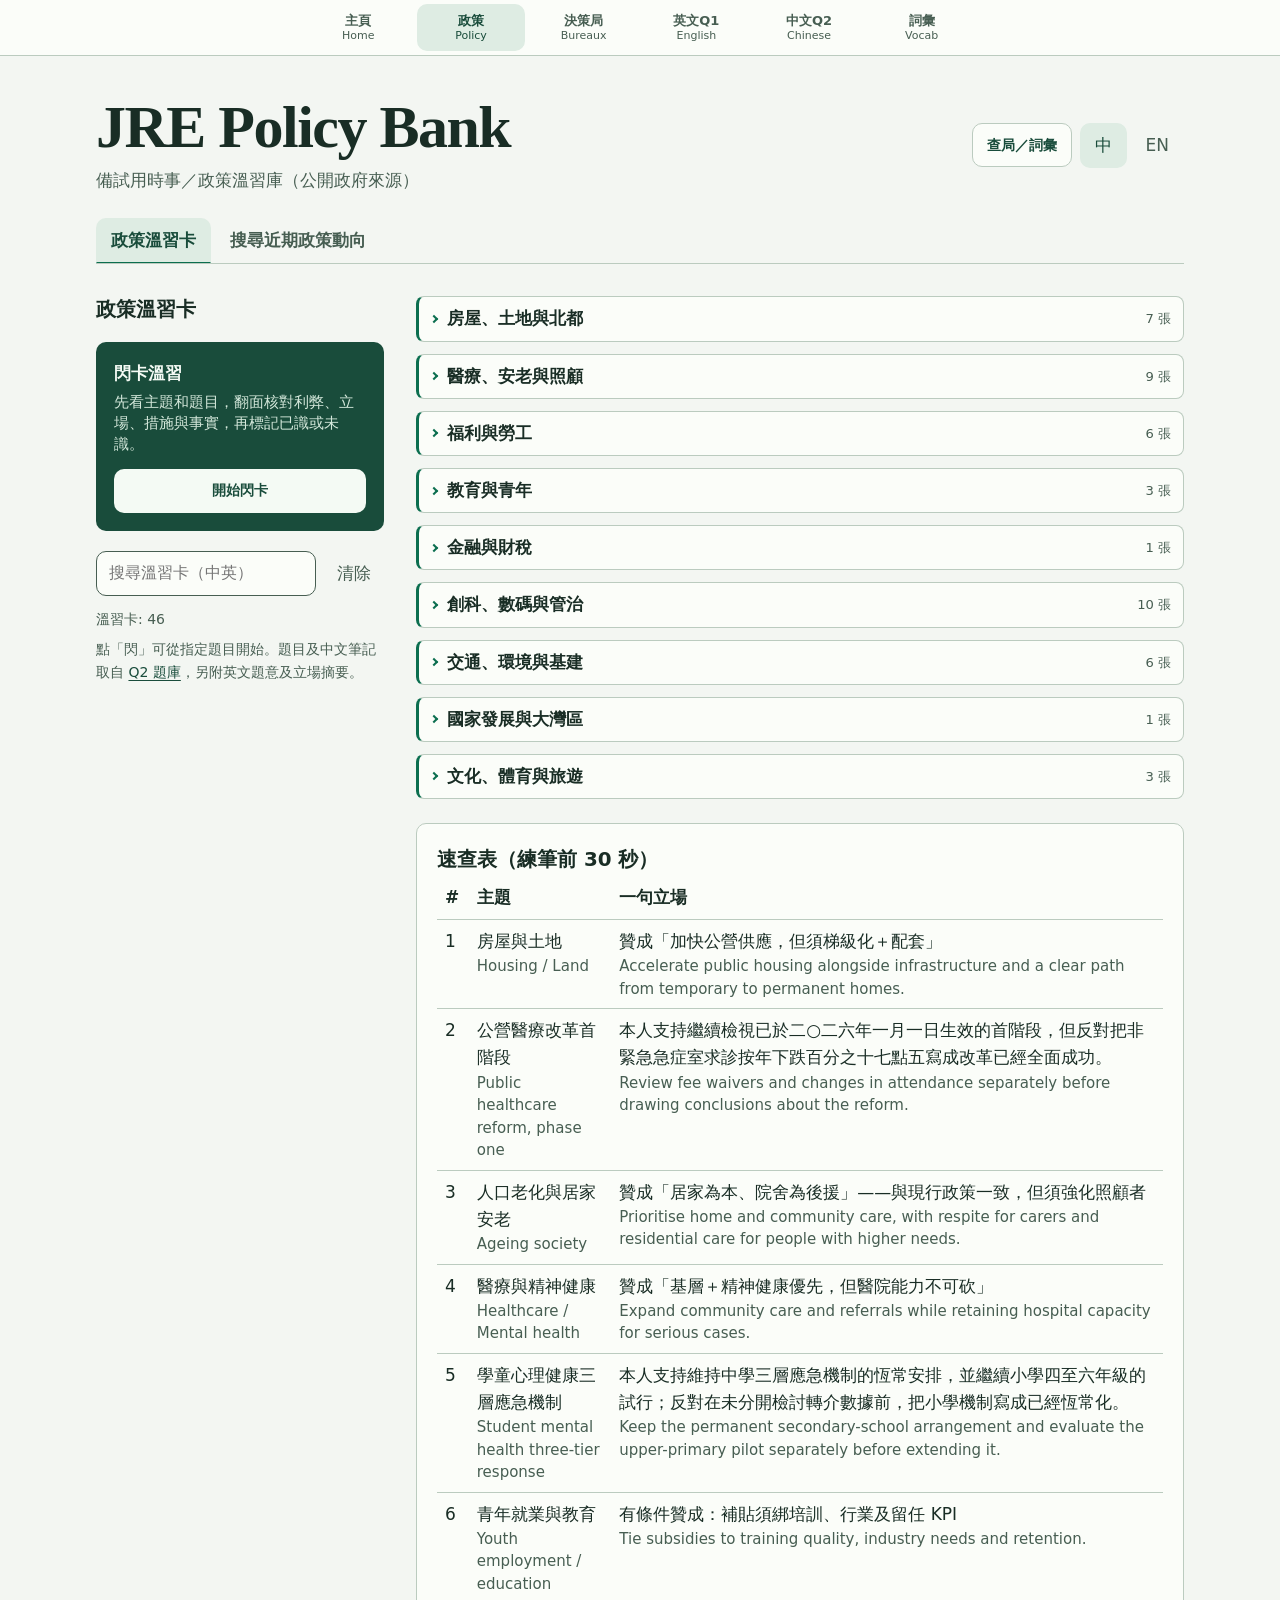
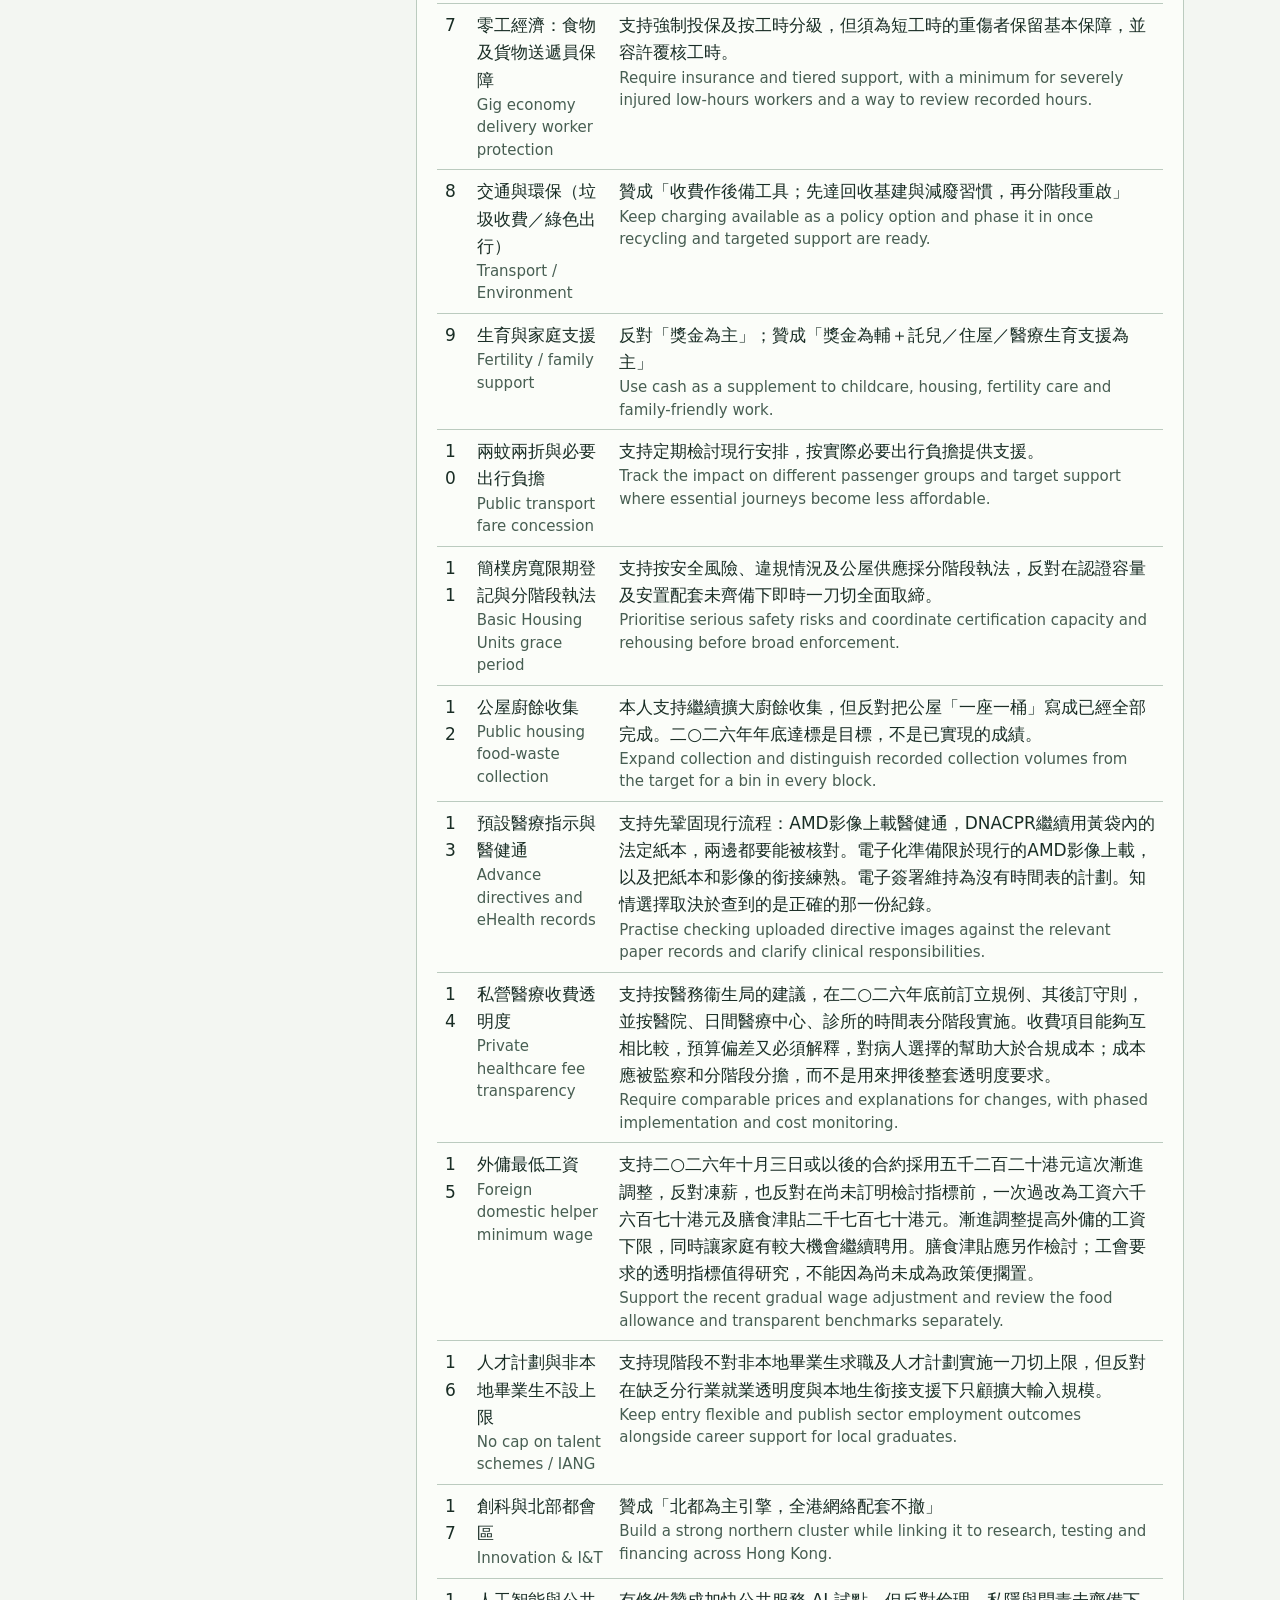
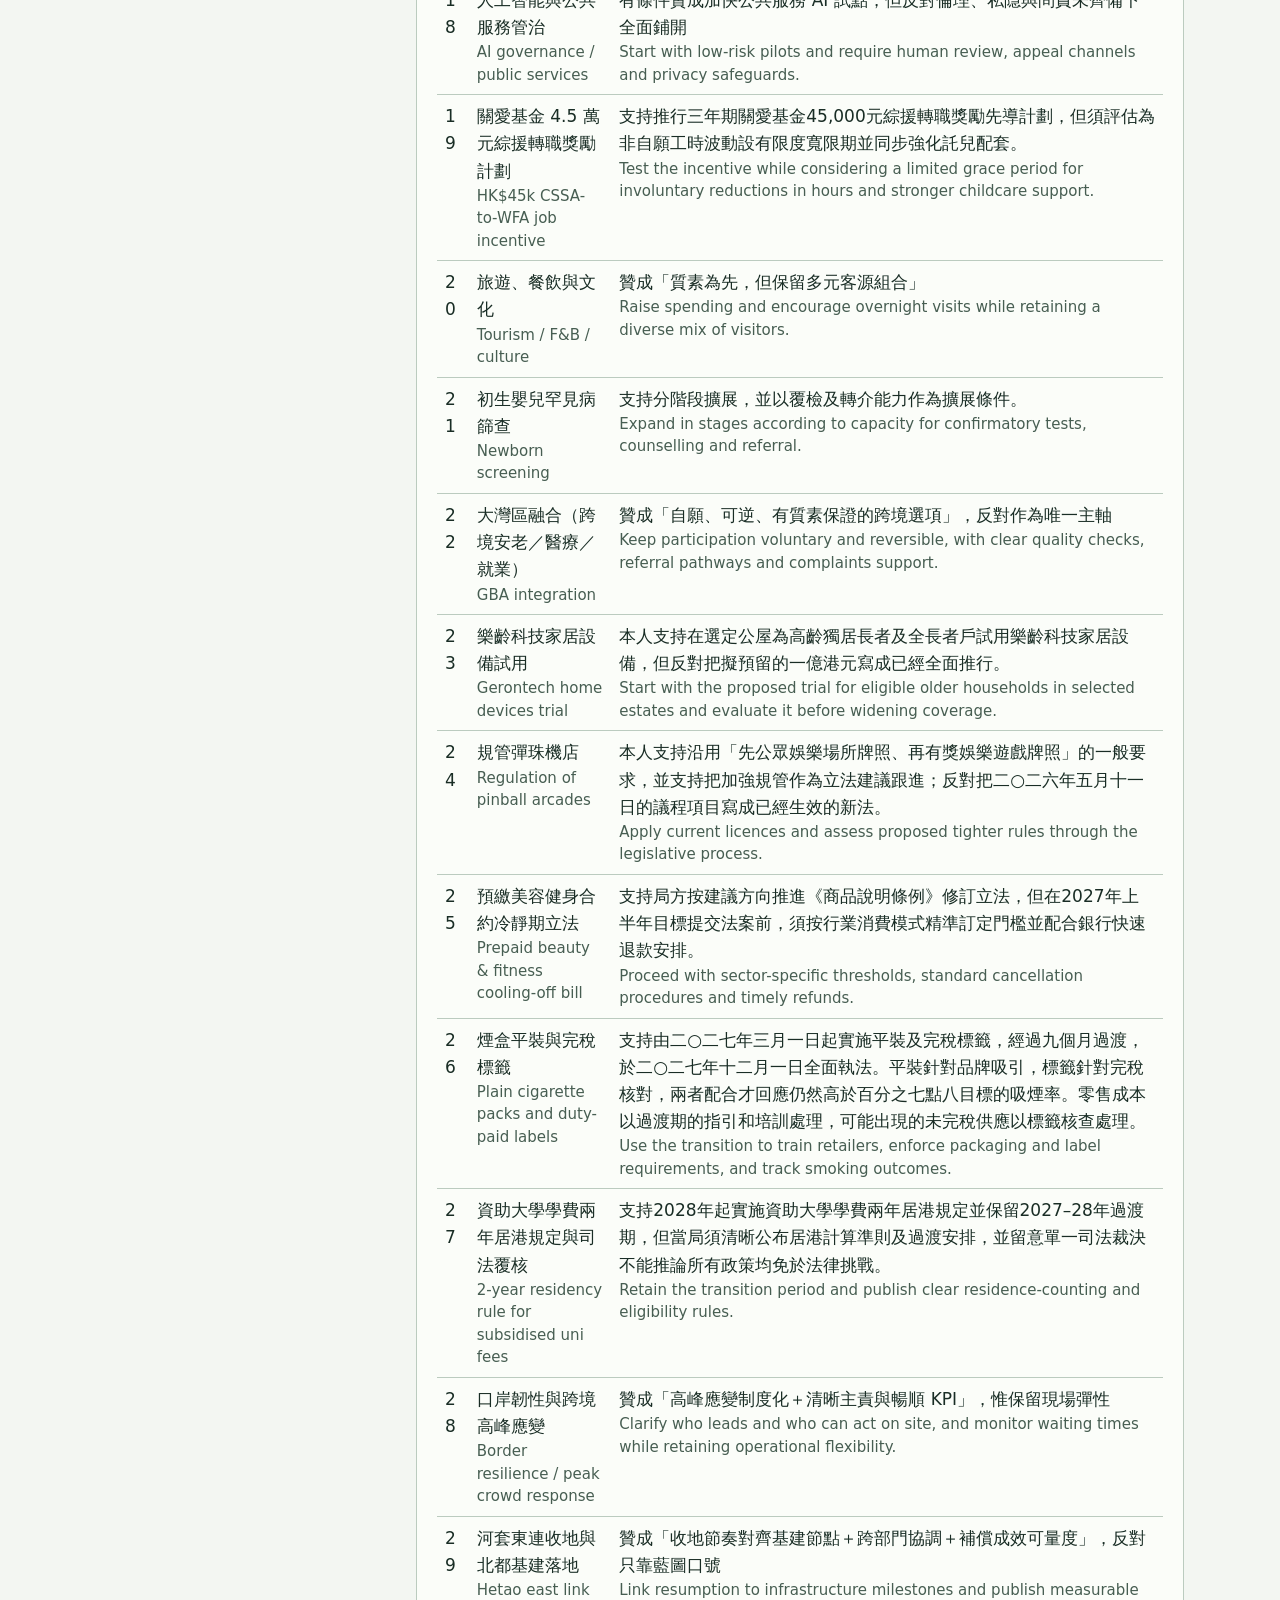
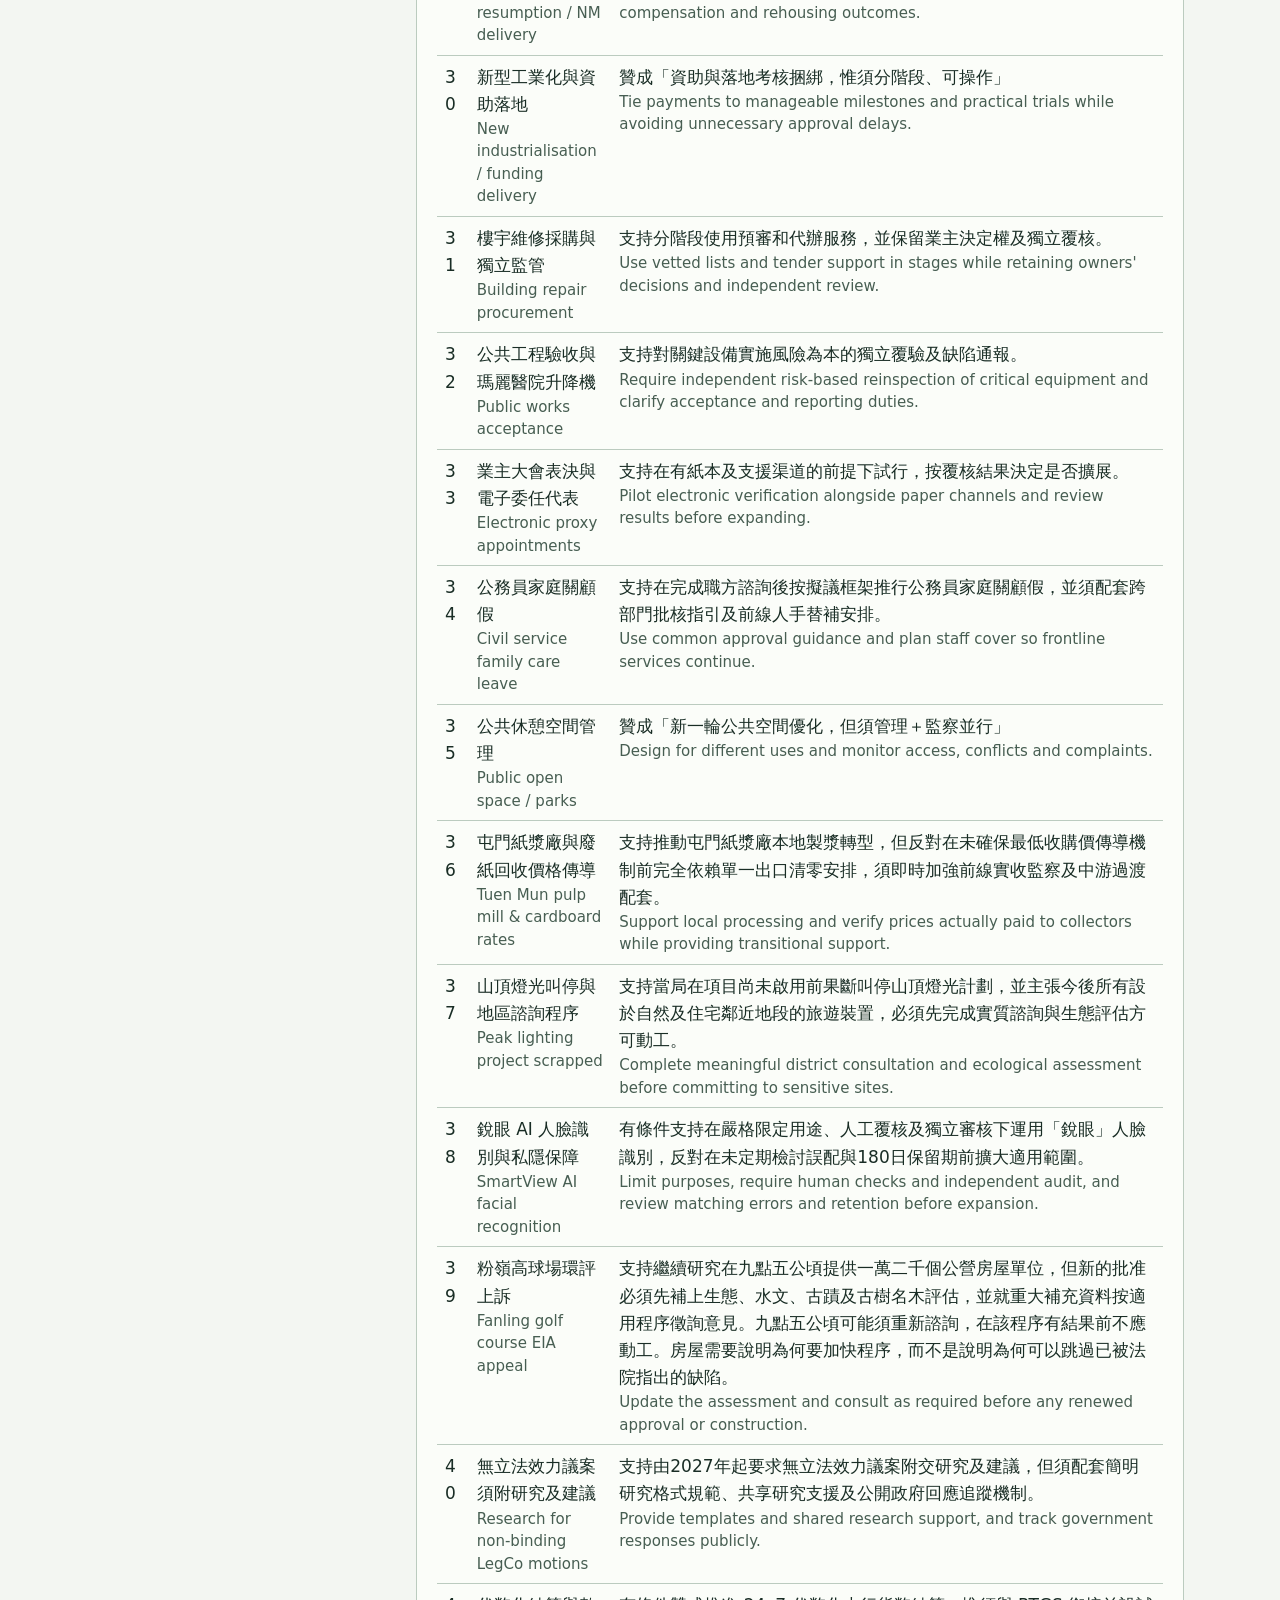
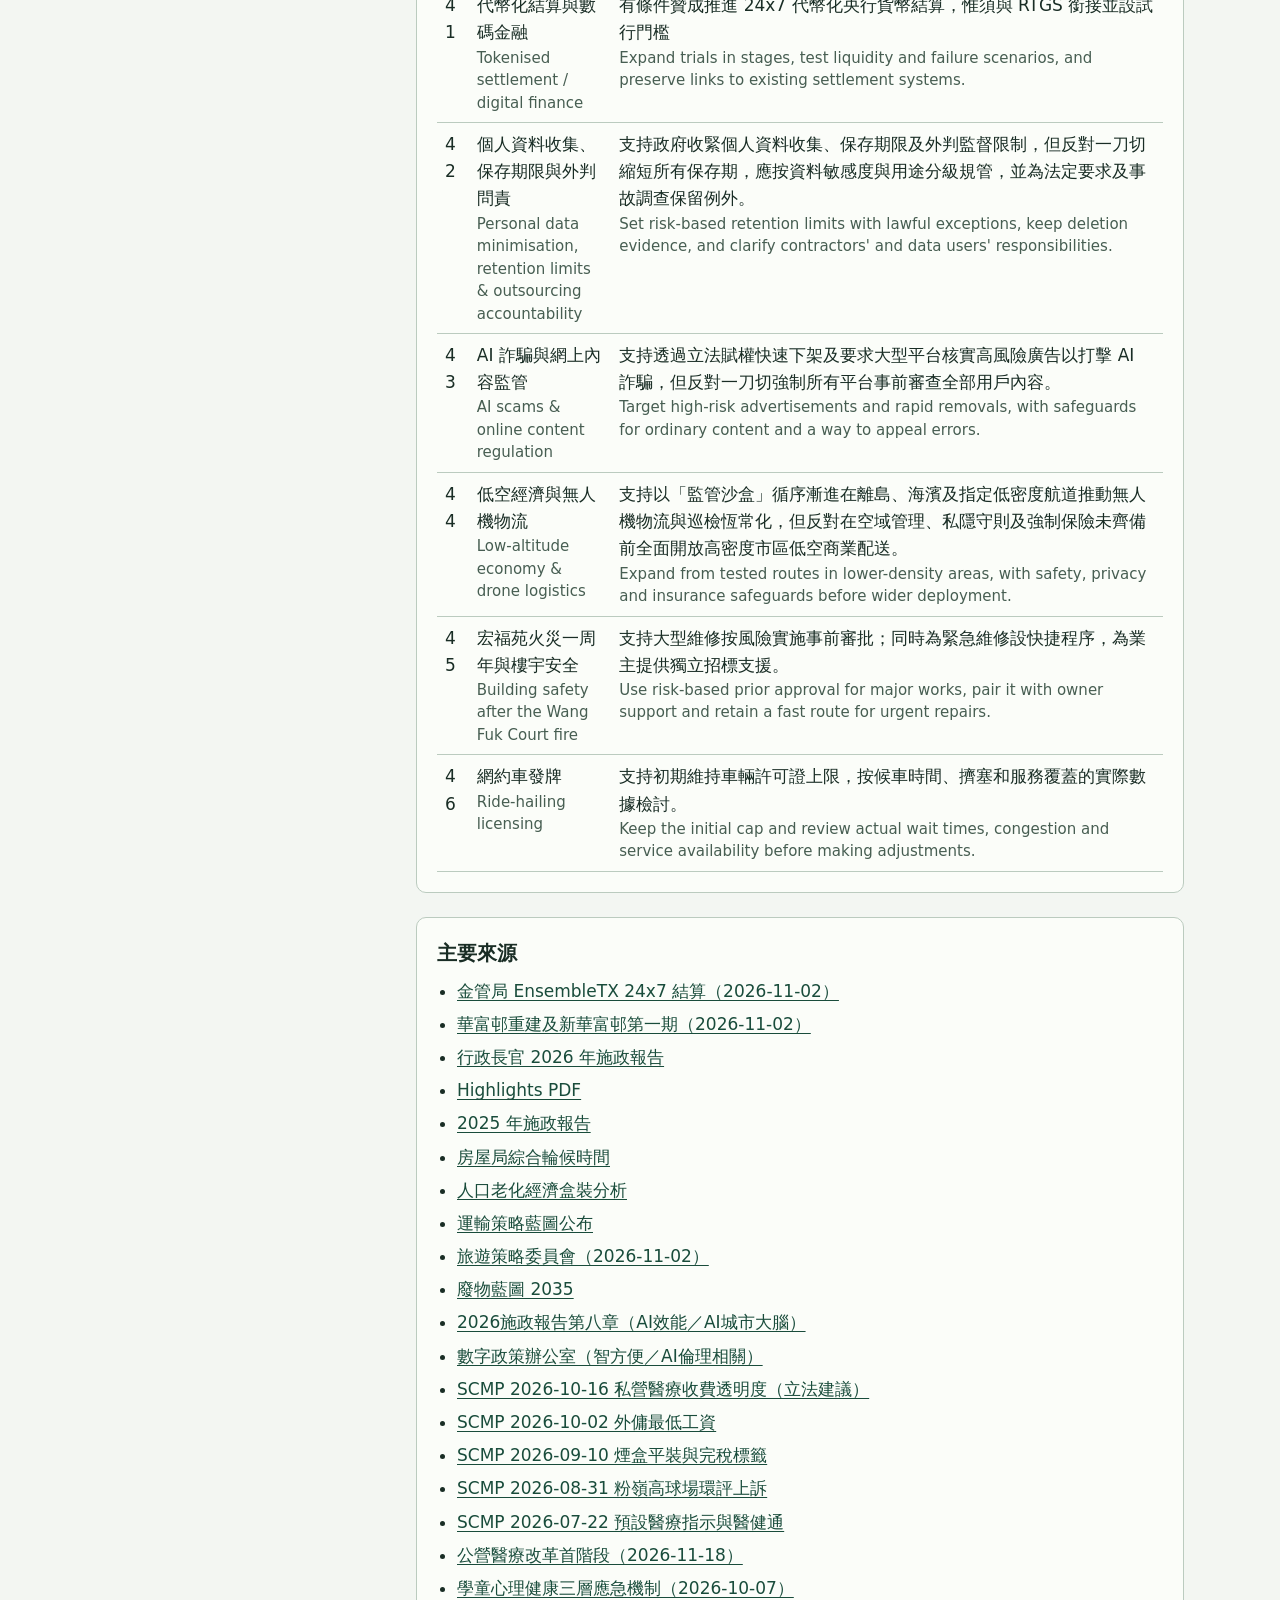
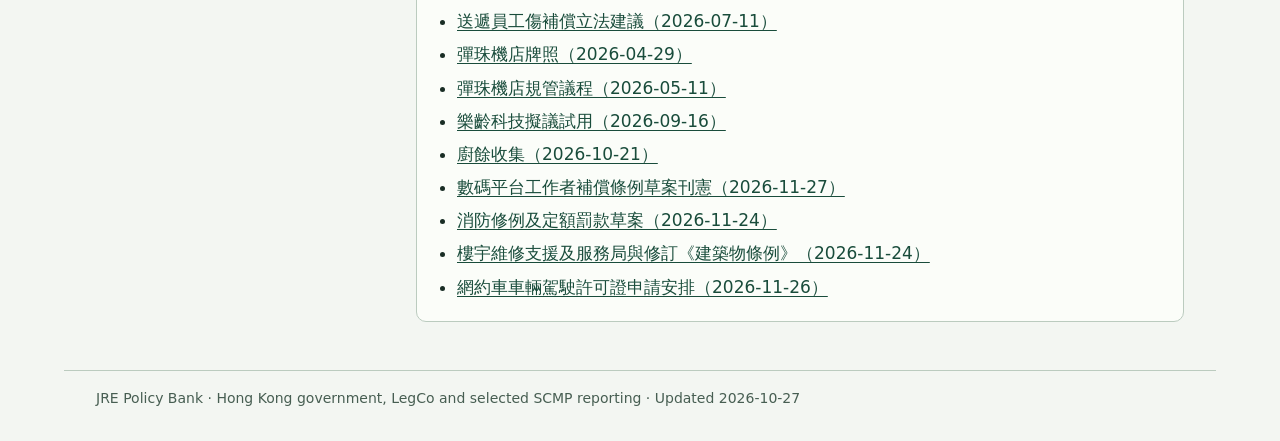
<file: docs/policy/index.html>
<!DOCTYPE html>
<html lang="zh-Hant">
<head>
  <meta charset="UTF-8" />
  <meta name="viewport" content="width=device-width, initial-scale=1, viewport-fit=cover" />
  <meta name="theme-color" content="#0b6e4f" />
  <meta name="apple-mobile-web-app-capable" content="yes" />
  <meta name="apple-mobile-web-app-status-bar-style" content="default" />
  <meta name="format-detection" content="telephone=no" />
  <meta name="description" content="JRE Policy Bank — 政策溫習卡（中英閃卡）同備試用香港政策溫習筆記，來源為公開政府公報" />
  <title>JRE Policy Bank · 政策溫習卡</title>
  <link rel="stylesheet" href="css/styles.css?v=20261127type" />
  <link rel="stylesheet" href="../shared/policy-flashcards.css?v=20261111" />
  <link rel="stylesheet" href="../shared/reference-lookup.css?v=20261123b" />
  <link rel="stylesheet" href="../shell/tabbar.css?v=20261111" />
  <link rel="stylesheet" href="../shell/study-theme.css?v=20261127type" />
</head>
<body class="study-screen policy-study">
  <header class="app-header">
    <div class="header-inner">
      <div class="brand">
        <div class="brand-text">
          <h1>JRE Policy Bank</h1>
          <p data-i18n="subtitle">備試用時事／政策溫習庫（公開政府來源）</p>
        </div>
      </div>
      <div class="header-actions">
        <button type="button" class="jre-ref-launch" data-jre-lookup data-jre-lookup-tab="bureaux" aria-haspopup="dialog" aria-controls="jre-ref-dialog" data-i18n="lookup">查局／詞彙</button>
        <div class="lang-toggle" role="group" aria-label="Language">
          <button type="button" data-lang="zh" class="active">中</button>
          <button type="button" data-lang="en">EN</button>
        </div>
      </div>
      <div class="view-toggle" role="group" aria-label="View">
        <button type="button" data-view="flash" class="active" data-i18n="tabFlash">政策溫習卡</button>
        <button type="button" data-view="browse" data-i18n="tabBrowse">搜尋近期政策動向</button>
      </div>
    </div>
  </header>

  <main class="wrap">
    <section id="flash" class="policy-flash" aria-labelledby="flashTitle">
      <div class="briefs-intro" id="bank-study">
        <h2 id="flashTitle">政策溫習卡</h2>
        <div class="jre-pf jre-pf-launcher" id="bankFlashLauncher">
          <div class="jre-pf-launcher-copy">
            <h3>閃卡溫習</h3>
            <p>先看主題和題目，翻面核對利弊、立場、措施與事實，再標記已識或未識。</p>
          </div>
          <button type="button" class="jre-pf-start" id="btnBankFlash">開始閃卡</button>
        </div>
        <div class="search-bar">
          <input id="bankSearch" type="search" enterkeyhint="search" autocomplete="off" spellcheck="false" placeholder="搜尋溫習卡（中英）" aria-label="搜尋政策溫習卡" />
          <button type="button" class="clear-btn" id="bankClear">清除</button>
        </div>
        <div class="count" id="bankCount">載入溫習卡…</div>
        <p class="lede bank-list-hint">點「閃」可從指定題目開始。題目及中文筆記取自 <a href="../q2/#bank">Q2 題庫</a>，另附英文題意及立場摘要。</p>
        <p class="flash-status" id="flashStatus" role="status" hidden></p>
      </div>
      <div class="briefs-list" id="briefsList"></div>
      <div class="quick-ref" id="quickRef" hidden></div>
      <div class="briefs-sources" id="briefsSources" hidden></div>
    </section>

    <div class="policy-browse-layout">
      <section class="hero" hidden>
        <h2 data-i18n="heroTitle">搜尋近期香港政策動向</h2>
        <p class="lede" data-i18n="heroLede">關鍵字搜尋、政策局／署過濾、主題標籤、摘要、事實、措施與溫習卡。素材來自 info.gov.hk 等公開公報，非任何收費資料庫內容。</p>
        <div class="search-bar sticky-search">
          <input id="search" type="search" enterkeyhint="search" autocomplete="off" autocorrect="off" spellcheck="false" placeholder="搜尋標題、摘要、部門、主題…" aria-label="Search" />
          <button type="button" class="clear-btn" id="clearSearch" data-i18n="clear">清除</button>
        </div>

        <div class="filters-toolbar" id="filtersToolbar">
          <button type="button" class="filters-toggle" id="filtersToggle" aria-expanded="false" aria-controls="filtersPanel">
            <span data-i18n="filtersToggle">篩選</span>
            <span class="filters-count" id="filtersCount" hidden></span>
            <span class="chev" aria-hidden="true">▾</span>
          </button>
          <button type="button" class="clear-btn" id="clearFilters" hidden data-i18n="clearFilters">清除篩選</button>
        </div>

        <div class="filters" id="filtersPanel" hidden>
          <div class="filter-row">
            <div class="filter-label" data-i18n="depts">政策局／部門</div>
            <div class="chips" id="deptChips"></div>
          </div>
          <div class="filter-row">
            <div class="filter-label" data-i18n="years">年份</div>
            <div class="chips" id="yearChips"></div>
          </div>
          <div class="filter-row">
            <div class="filter-label" data-i18n="themes">政策主題</div>
            <div class="chips" id="themeChips"></div>
          </div>
        </div>

        <p class="disclaimer" data-i18n="disclaimer">免責：本工具僅供備試參考。摘要與溫習筆記為原創整理，請以原文公報為準。與 CS Radar 無關，亦未使用其付費內容。</p>

        <details class="exam-tip">
          <summary data-i18n="examTipTitle">開考scratch · Q2 事實 dump</summary>
          <ol class="exam-tip-list">
            <li data-i18n="examTip1">Dump：2 至 3 個實數／年份、主責局署、1 措施、利弊各一句</li>
            <li data-i18n="examTip2">正文只落地 1 個撐理據嘅數／措施名＋「所以點」</li>
            <li data-i18n="examTip3">開頭唔堆數；冇把握唔估</li>
            <li data-i18n="examTip4">讀卡三問：成因／受影響群／當局回應</li>
          </ol>
          <p class="exam-tip-note" data-i18n="examTipNote">舉一反三＋「有助…但須…」；建議唔批評。詳見 Q2 框架。</p>
        </details>
      </section>

      <section id="browse" class="browse" hidden>
        <div class="toolbar">
          <div class="count" id="count">載入結果…</div>
          <label class="sort">
            <span data-i18n="sortLabel">排序</span>
            <select id="sort">
              <option value="newest" data-i18n="newest">最新優先</option>
              <option value="oldest" data-i18n="oldest">最舊優先</option>
            </select>
          </label>
        </div>
        <div class="cards" id="cards" aria-live="polite"></div>
      </section>

      <section id="digest" class="digest" aria-live="polite">
        <div class="digest-intro">
          <h2 data-i18n="digestTitle">近14天按部門／局別整理</h2>
          <p class="lede" data-i18n="digestLede">將最近兩周的政策項目按部門分組，方便快速複習。</p>
        </div>
        <div id="digestBody"></div>
      </section>
    </div>
  </main>

  <footer class="app-footer">
    JRE Policy Bank · Hong Kong government, LegCo and selected SCMP reporting · Updated 2026-10-27
  </footer>

  <script src="../shared/policy-hotface.js?v=20261103j"></script>
  <script src="../shared/policy-flashcards.js?v=20261103w"></script>
  <script src="../shared/reference-lookup.js?v=20261123b"></script>
  <script src="js/groups.js?v=20261112"></script>
  <script src="js/flash.js?v=20261127q2sync"></script>
  <script src="js/filters.js?v=20261117ref"></script>
  <script src="js/app.js?v=20261125b"></script>
  <script src="../shell/tabbar.js?v=20261109a"></script>
</body>
</html>
</file>
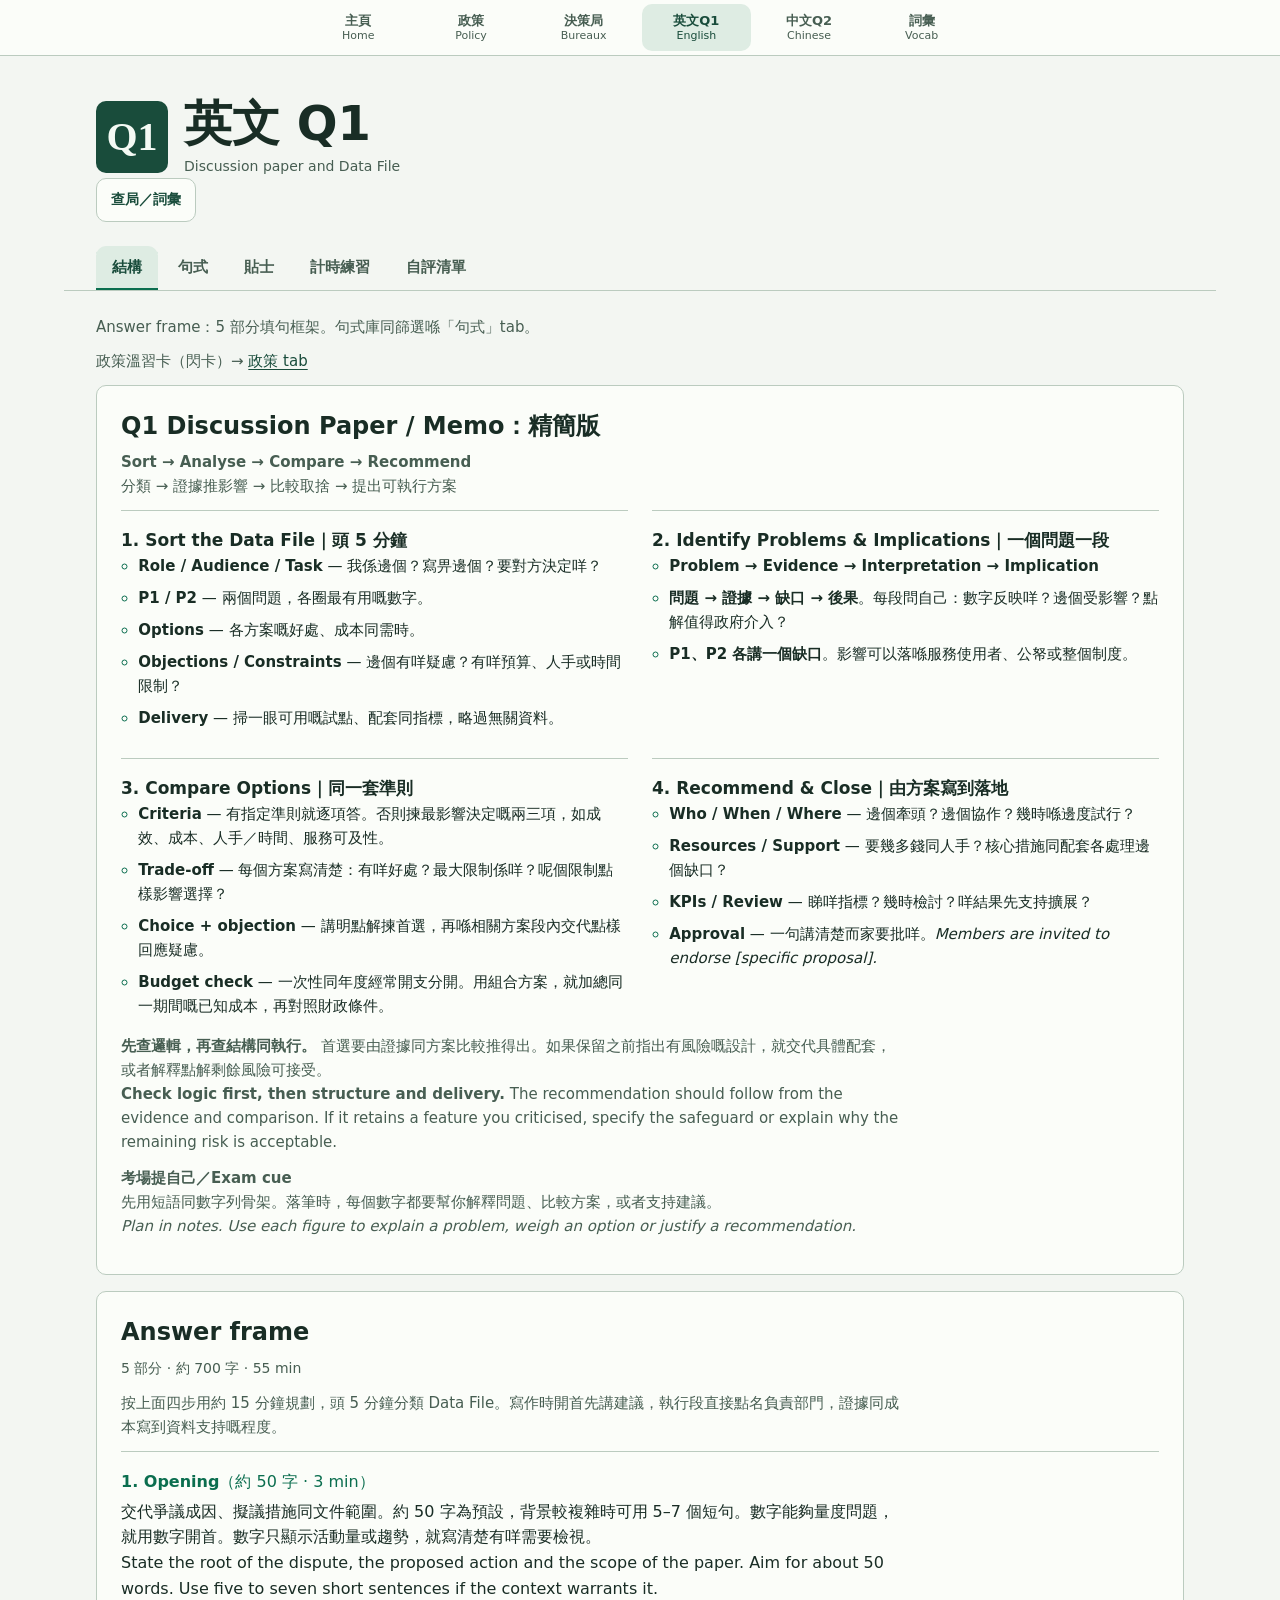
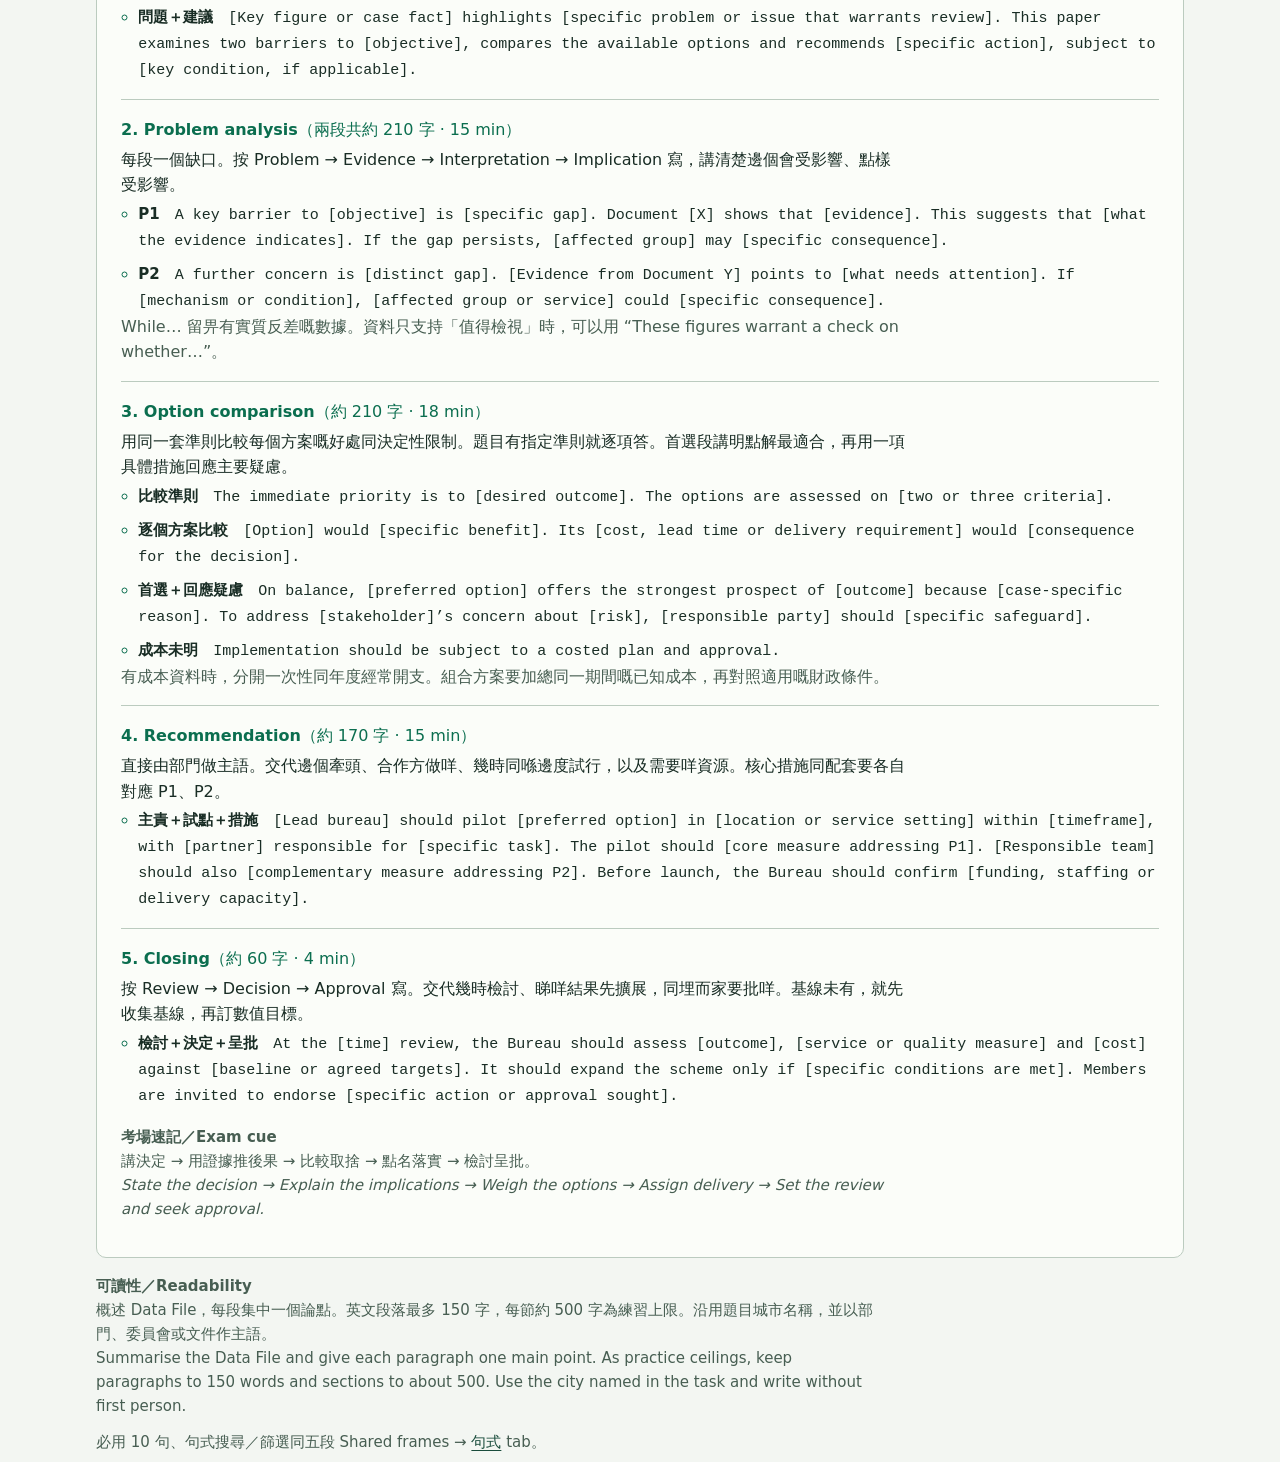
<file: docs/q1/index.html>
<!DOCTYPE html>
<html lang="zh-Hant">
<head>
  <meta charset="UTF-8" />
  <meta name="viewport" content="width=device-width, initial-scale=1, viewport-fit=cover" />
  <meta name="theme-color" content="#0b6e4f" />
  <meta name="apple-mobile-web-app-capable" content="yes" />
  <meta name="description" content="JRE 英文 Q1 discussion paper 答題結構、句式及 Data File 練習。" />
  <title>JRE English Q1 · Study Hub</title>
  <link rel="stylesheet" href="../shell/tabbar.css?v=20261111" />
  <link rel="stylesheet" href="../shell/study-theme.css?v=20261127type" />
  <link rel="stylesheet" href="../shared/exam-workspace.css?v=20261127type" />
  <link rel="stylesheet" href="styles.css?v=20261127type" />
<link rel="stylesheet" href="../shared/reference-lookup.css?v=20261123b" />
</head>
<body class="study-screen exam-screen">
  <header class="app-header">
    <div class="header-inner">
      <div class="brand">
        <div class="brand-mark" aria-hidden="true">Q1</div>
        <div>
          <h1>英文 Q1</h1>
          <p lang="en">Discussion paper and Data File</p>
        </div>
      </div>
      <button type="button" class="jre-ref-launch" data-jre-lookup data-jre-lookup-tab="bureaux" aria-haspopup="dialog" aria-controls="jre-ref-dialog">查局／詞彙</button>
    </div>
    <nav class="subnav" id="subnav" aria-label="Q1 sections">
      <button type="button" data-panel="structure" class="active">結構</button>
      <button type="button" data-panel="phrases">句式</button>
      <button type="button" data-panel="tips">貼士</button>
      <button type="button" data-panel="case">計時練習</button>
      <button type="button" data-panel="mark">自評清單</button>
    </nav>
  </header>

  <main>
    <section class="panel active" id="panel-structure">
      <p class="lede" style="margin:0 0 10px">Answer frame：5 部分填句框架。句式庫同篩選喺「句式」tab。</p>
      <p class="muted" style="margin:0 0 12px">政策溫習卡（閃卡）→ <a href="../policy/#flash">政策 tab</a></p>

      <div class="card" id="memo-guide">
        <h2>Q1 Discussion Paper / Memo：精簡版</h2>
        <p class="lede"><strong>Sort → Analyse → Compare → Recommend</strong><br>分類 → 證據推影響 → 比較取捨 → 提出可執行方案</p>
        <ol class="frame-skeleton">
          <li>
            <strong>1. Sort the Data File｜頭 5 分鐘</strong>
            <ul class="bullet-list">
              <li><strong>Role / Audience / Task</strong> — 我係邊個？寫畀邊個？要對方決定咩？</li>
              <li><strong>P1 / P2</strong> — 兩個問題，各圈最有用嘅數字。</li>
              <li><strong>Options</strong> — 各方案嘅好處、成本同需時。</li>
              <li><strong>Objections / Constraints</strong> — 邊個有咩疑慮？有咩預算、人手或時間限制？</li>
              <li><strong>Delivery</strong> — 掃一眼可用嘅試點、配套同指標，略過無關資料。</li>
            </ul>
          </li>
          <li>
            <strong>2. Identify Problems &amp; Implications｜一個問題一段</strong>
            <ul class="bullet-list">
              <li><strong>Problem → Evidence → Interpretation → Implication</strong></li>
              <li><strong>問題 → 證據 → 缺口 → 後果</strong>。每段問自己：數字反映咩？邊個受影響？點解值得政府介入？</li>
              <li><strong>P1、P2 各講一個缺口</strong>。影響可以落喺服務使用者、公帑或整個制度。</li>
            </ul>
          </li>
          <li>
            <strong>3. Compare Options｜同一套準則</strong>
            <ul class="bullet-list">
              <li><strong>Criteria</strong> — 有指定準則就逐項答。否則揀最影響決定嘅兩三項，如成效、成本、人手／時間、服務可及性。</li>
              <li><strong>Trade-off</strong> — 每個方案寫清楚：有咩好處？最大限制係咩？呢個限制點樣影響選擇？</li>
              <li><strong>Choice + objection</strong> — 講明點解揀首選，再喺相關方案段內交代點樣回應疑慮。</li>
              <li><strong>Budget check</strong> — 一次性同年度經常開支分開。用組合方案，就加總同一期間嘅已知成本，再對照財政條件。</li>
            </ul>
          </li>
          <li>
            <strong>4. Recommend &amp; Close｜由方案寫到落地</strong>
            <ul class="bullet-list">
              <li><strong>Who / When / Where</strong> — 邊個牽頭？邊個協作？幾時喺邊度試行？</li>
              <li><strong>Resources / Support</strong> — 要幾多錢同人手？核心措施同配套各處理邊個缺口？</li>
              <li><strong>KPIs / Review</strong> — 睇咩指標？幾時檢討？咩結果先支持擴展？</li>
              <li><strong>Approval</strong> — 一句講清楚而家要批咩。<em lang="en">Members are invited to endorse [specific proposal].</em></li>
            </ul>
          </li>
        </ol>
        <p class="muted"><strong>先查邏輯，再查結構同執行。</strong> 首選要由證據同方案比較推得出。如果保留之前指出有風險嘅設計，就交代具體配套，或者解釋點解剩餘風險可接受。<br /><span lang="en"><strong>Check logic first, then structure and delivery.</strong> The recommendation should follow from the evidence and comparison. If it retains a feature you criticised, specify the safeguard or explain why the remaining risk is acceptable.</span></p>
        <p class="muted"><strong>考場提自己／Exam cue</strong><br>先用短語同數字列骨架。落筆時，每個數字都要幫你解釋問題、比較方案，或者支持建議。<br><em lang="en">Plan in notes. Use each figure to explain a problem, weigh an option or justify a recommendation.</em></p>
      </div>

      <div class="card" id="answer-frame">
        <h2>Answer frame</h2> <p class="subheading-note">5 部分 · 約 700 字 · 55 min</p>
        <p class="lede">按上面四步用約 15 分鐘規劃，頭 5 分鐘分類 Data File。寫作時開首先講建議，執行段直接點名負責部門，證據同成本寫到資料支持嘅程度。</p>
        <ol class="frame-skeleton">
          <li>
            <a href="#stage-opening"><strong>1. Opening</strong>（約 50 字 · 3 min）</a>
            <p>交代爭議成因、擬議措施同文件範圍。約 50 字為預設，背景較複雜時可用 5–7 個短句。數字能夠量度問題，就用數字開首。數字只顯示活動量或趨勢，就寫清楚有咩需要檢視。<br /><span lang="en">State the root of the dispute, the proposed action and the scope of the paper. Aim for about 50 words. Use five to seven short sentences if the context warrants it.</span></p>
            <ul class="bullet-list">
              <li><strong>問題＋建議</strong>　<code lang="en">[Key figure or case fact] highlights [specific problem or issue that warrants review]. This paper examines two barriers to [objective], compares the available options and recommends [specific action], subject to [key condition, if applicable].</code></li>
            </ul>
          </li>
          <li>
            <a href="#stage-problem"><strong>2. Problem analysis</strong>（兩段共約 210 字 · 15 min）</a>
            <p>每段一個缺口。按 Problem → Evidence → Interpretation → Implication 寫，講清楚邊個會受影響、點樣受影響。</p>
            <ul class="bullet-list">
              <li><strong>P1</strong>　<code lang="en">A key barrier to [objective] is [specific gap]. Document [X] shows that [evidence]. This suggests that [what the evidence indicates]. If the gap persists, [affected group] may [specific consequence].</code></li>
              <li><strong>P2</strong>　<code lang="en">A further concern is [distinct gap]. [Evidence from Document Y] points to [what needs attention]. If [mechanism or condition], [affected group or service] could [specific consequence].</code></li>
            </ul>
            <p class="muted">While… 留畀有實質反差嘅數據。資料只支持「值得檢視」時，可以用 “These figures warrant a check on whether…”。</p>
          </li>
          <li>
            <a href="#stage-options"><strong>3. Option comparison</strong>（約 210 字 · 18 min）</a>
            <p>用同一套準則比較每個方案嘅好處同決定性限制。題目有指定準則就逐項答。首選段講明點解最適合，再用一項具體措施回應主要疑慮。</p>
            <ul class="bullet-list">
              <li><strong>比較準則</strong>　<code lang="en">The immediate priority is to [desired outcome]. The options are assessed on [two or three criteria].</code></li>
              <li><strong>逐個方案比較</strong>　<code lang="en">[Option] would [specific benefit]. Its [cost, lead time or delivery requirement] would [consequence for the decision].</code></li>
              <li><strong>首選＋回應疑慮</strong>　<code lang="en">On balance, [preferred option] offers the strongest prospect of [outcome] because [case-specific reason]. To address [stakeholder]’s concern about [risk], [responsible party] should [specific safeguard].</code></li>
              <li><strong>成本未明</strong>　<code lang="en">Implementation should be subject to a costed plan and approval.</code></li>
            </ul>
            <p class="muted">有成本資料時，分開一次性同年度經常開支。組合方案要加總同一期間嘅已知成本，再對照適用嘅財政條件。</p>
          </li>
          <li>
            <a href="#stage-recommendation"><strong>4. Recommendation</strong>（約 170 字 · 15 min）</a>
            <p>直接由部門做主語。交代邊個牽頭、合作方做咩、幾時同喺邊度試行，以及需要咩資源。核心措施同配套要各自對應 P1、P2。</p>
            <ul class="bullet-list">
              <li><strong>主責＋試點＋措施</strong>　<code lang="en">[Lead bureau] should pilot [preferred option] in [location or service setting] within [timeframe], with [partner] responsible for [specific task]. The pilot should [core measure addressing P1]. [Responsible team] should also [complementary measure addressing P2]. Before launch, the Bureau should confirm [funding, staffing or delivery capacity].</code></li>
            </ul>
          </li>
          <li>
            <a href="#stage-closing"><strong>5. Closing</strong>（約 60 字 · 4 min）</a>
            <p>按 Review → Decision → Approval 寫。交代幾時檢討、睇咩結果先擴展，同埋而家要批咩。基線未有，就先收集基線，再訂數值目標。</p>
            <ul class="bullet-list">
              <li><strong>檢討＋決定＋呈批</strong>　<code lang="en">At the [time] review, the Bureau should assess [outcome], [service or quality measure] and [cost] against [baseline or agreed targets]. It should expand the scheme only if [specific conditions are met]. Members are invited to endorse [specific action or approval sought].</code></li>
            </ul>
          </li>
        </ol>
        <p class="muted"><strong>考場速記／Exam cue</strong><br>講決定 → 用證據推後果 → 比較取捨 → 點名落實 → 檢討呈批。<br><em lang="en">State the decision → Explain the implications → Weigh the options → Assign delivery → Set the review and seek approval.</em></p>
      </div>

      <p class="muted" id="readability"><strong>可讀性／Readability</strong><br />概述 Data File，每段集中一個論點。英文段落最多 150 字，每節約 500 字為練習上限。沿用題目城市名稱，並以部門、委員會或文件作主語。<br /><span lang="en">Summarise the Data File and give each paragraph one main point. As practice ceilings, keep paragraphs to 150 words and sections to about 500. Use the city named in the task and write without first person.</span></p>
      <p class="muted" style="margin:12px 0 0">必用 10 句、句式搜尋／篩選同五段 Shared frames → <a href="#phrases">句式</a> tab。</p>

    </section>

    <section class="panel" id="panel-phrases">
      <p class="lede" style="margin:0 0 10px">必用 10 句＋搜尋／篩選＋Opening→Closing 五段句式卡（篩選會同步套用）。</p>

      <div class="card must-use" id="phrases">
        <h2>必用 10 句</h2> <p class="subheading-note">文筆一般都夠</p>
        <p class="lede" style="margin:0 0 8px">考試靠骨架，唔靠文采。每段套住 Data File 數字用；下面各 stage 有更多句式。</p>
        <ol class="must-list">
          <li><code>The key concern is…</code> <span class="zh">核心問題係…</span></li>
          <li><code>This risks exacerbating / undermining…</code> <span class="zh">恐會加劇／削弱…</span></li>
          <li><code>There could be knock-on effects on…</code> <span class="zh">或會對…產生連鎖影響</span></li>
          <li><code>As indicated in Document X…</code> <span class="zh">據文件 X…（一句，唔抄長段）</span></li>
          <li><code>On balance, Option A is preferable because…</code> <span class="zh">權衡後較宜選 A，因為…</span></li>
          <li><code>This directly addresses the concern that…</code> <span class="zh">此舉直接回應…嘅疑慮</span></li>
          <li><code>It is recommended that [dept] … within [timeframe], subject to…</code> <span class="zh">建議由…於…內推行，惟須…</span></li>
          <li><code>A sequenced / pilot approach would…</code> <span class="zh">分階段／試點有助…</span></li>
          <li><code>Success should be reviewed against [2 to 3 KPIs]…</code> <span class="zh">宜以…檢討成效</span></li>
          <li><code>Residual risk remains… and should be monitored.</code> <span class="zh">殘餘風險為…，須持續監察</span></li>
        </ol>
      </div>

      <div class="card" id="phrase-tools">
        <h2>句式搜尋／篩選</h2>
        <p class="lede">搜尋／卷別／stage 篩選會同步套用到下面五個 stage 嘅句式卡；揀單一 stage 會只顯示該段。</p>
        <div class="toolbar">
          <div class="search">
            <input type="search" id="q1Search" placeholder="搜尋句式 EN／中…" autocomplete="off" />
          </div>
          <span class="count" id="q1Count">載入中…</span>
        </div>
        <p class="muted" style="margin:0 0 6px;font-size:12px">卷別：預設＝Q1＋常用＋未標（唔見純 Q2）。點「全部」先見純 Q2。</p>
        <div class="filters" id="q1PaperFilters" aria-label="卷別篩選" style="margin-bottom:8px"></div>
        <p class="muted" style="margin:0 0 6px;font-size:12px">Stage：對應下面 Opening→Closing 五段。</p>
        <div class="filters" id="q1Filters" aria-label="Stage 篩選"></div>
        <p class="muted" id="q1Disclaimer" style="margin-top:10px"></p>
      </div>

      <div id="shared-frames" data-shared-frames-source="../shared/shared-frames.json">
        <p class="lede stage-shared-lede" style="margin:0 0 10px">兩邊卷都用得着，只換例子同措施。每段：結構提示 → Shared frames → 對應句式。</p>

        <div class="card stage-block" id="stage-opening" data-stage="opening">
          <h2>1. Opening（約 50 字）</h2>
          <p class="stage-brief">爭議成因＋擬議措施＋文件範圍。用一項關鍵證據交代背景。<br /><span class="muted">Starters：The main challenge is… / The key issue facing the administration is…</span></p>
          <h3 class="stage-sub">Shared frames</h3>
          <ul class="bullet-list stage-frames" data-stage="opening">
          <li data-frame-id="sf-12">［具體問題］令［群體］面對［後果］。本文檢視可行方案，並建議先採取［針對性措施］。 / [Specific problem] exposes [group] to [consequence]. This paper assesses the options and recommends [targeted action] as an initial step.</li>
        </ul>
          <h3 class="stage-sub">句式</h3> <p class="subheading-note">opening</p>
          <div class="phrase-grid stage-phrases" data-stage="opening"></div>
        </div>

        <div class="card stage-block" id="stage-problem" data-stage="problem">
          <h2>2. Problem analysis（2 個）</h2>
          <p class="stage-brief">每個：是什麼 + implications（用 Data File 證據）。典型 implications：fiscal／manpower／service quality／public confidence／knock-on effects。Analyse，唔 paraphrase。<br /><span class="muted">Starters：This may give rise to… / There could be knock-on effects on… / Left unaddressed, the problem risks…</span></p>
          <h3 class="stage-sub">Shared frames</h3>
          <ul class="bullet-list stage-frames" data-stage="problem">
          <li>有助……惟須…… / This helps to… but must be accompanied by…</li>
          <li>短期……惟長遠…… / In the short term… but in the long term…</li>
          <li>在長遠方案出台前，需有過渡措施。 / A stopgap measure is needed pending a longer-term solution.</li>
        </ul>
          <h3 class="stage-sub">句式</h3> <p class="subheading-note">implications, assessment</p>
          <div class="phrase-grid stage-phrases" data-stage="problem"></div>
        </div>

        <div class="card stage-block" id="stage-options" data-stage="options">
          <h2>3. Option comparison（2 至 3，得分核心）</h2>
          <p class="stage-brief">固定 criteria：effectiveness｜cost／resources｜feasibility｜stakeholder impact／acceptance。主動回每 option 嘅最強 objection。<br /><span class="muted">Starters：Option A scores higher on feasibility but lower on cost-effectiveness. / After weighing the trade-offs…</span></p>
          <h3 class="stage-sub">Shared frames</h3>
          <ul class="bullet-list stage-frames" data-stage="options">
          <li>權衡利弊後…… / After weighing the pros and cons…</li>
          <li>權衡取捨後，宜採用混合方案…… / After weighing the trade-offs, a mix of … is preferred.</li>
          <li data-frame-id="sf-13">［持份者］關注［新增負擔］。［具體調整］可減輕負擔，並維持對［政策目標］嘅保障。 / [Stakeholder] is concerned about [added burden]. [Specific adjustment] would reduce that burden while protecting [policy objective].</li>
          <li>若不採納原建議，仍宜以……作為替代，繼續推進……目標。 / If the original proposal is not adopted, … remains a workable alternative to advance….</li>
        </ul>
          <h3 class="stage-sub">句式</h3> <p class="subheading-note">comparison, balance</p>
          <div class="phrase-grid stage-phrases" data-stage="options"></div>
        </div>

        <div class="card stage-block" id="stage-recommendation" data-stage="recommendation">
          <h2>4. Recommendation</h2>
          <p class="stage-brief">清晰選項（one 或 mix）。必須：who leads、pilot／phased、KPIs、timeline、resource condition。效果用 may／could／if accompanied by…。<br /><span class="muted">Starters：It is recommended that a pilot be launched in… / The [Bureau] should lead… / Subject to available resources…</span></p>
          <h3 class="stage-sub">Shared frames</h3>
          <ul class="bullet-list stage-frames" data-stage="recommendation">
          <li>建議先推行試點…… / It is recommended that a pilot be launched…</li>
          <li>視乎可用資源…… / Subject to available resources…</li>
          <li>應由〔政策局／部門〕主導，並由……支援。 / The [bureau/department] should lead, with support from….</li>
          <li>應設定指標以量度成效。 / KPIs should be set to measure effectiveness.</li>
          <li>可視乎檢討結果考慮擴大推行。 / Consideration may be given to scaling up subject to review findings.</li>
        </ul>
          <h3 class="stage-sub">句式</h3> <p class="subheading-note">recommend, specificity, monitor</p>
          <div class="phrase-grid stage-phrases" data-stage="recommendation"></div>
        </div>

        <div class="card stage-block" id="stage-closing" data-stage="closing">
          <h2>5. Closing（短）</h2>
          <p class="stage-brief">Residual risks + 如何 monitor／review。<br /><span class="muted">Starters：Residual risks remain and should be monitored. / A review should be conducted after 12 to 18 months.</span></p>
          <h3 class="stage-sub">Shared frames</h3>
          <ul class="bullet-list stage-frames" data-stage="closing">
          <li>仍有剩餘風險，應持續監察。 / Residual risks remain and should be monitored.</li>
          <li data-frame-id="sf-15">建議委員批准［即時行動］，並於［時間］按［成效指標］檢討。 / Members are invited to endorse [immediate action] and review [outcome indicator] after [period].</li>
        </ul>
          <h3 class="stage-sub">句式</h3> <p class="subheading-note">discourse，其他</p>
          <div class="phrase-grid stage-phrases" data-stage="closing"></div>
          <div class="phrase-grid stage-phrases" data-stage="other" id="stage-other-phrases" hidden></div>
        </div>
      </div>


    </section>


    <section class="panel" id="panel-tips">
<p><strong>跨題共通答案庫</strong><br /><strong lang="en">Reusable guidance across drills</strong></p>
<p>按現有題庫歸納。例子係題庫虛構資料；按當題證據選用句式。<br /><span lang="en">The examples use fictional practice material. Choose sentence frames that fit the evidence in the Data File for your question.</span></p>
<p><strong>政策目標 → 兩個樽頸 → 證據 → 影響 → 方案比較 → 落實與檢討</strong><br /><strong lang="en">Policy objective → Two barriers → Evidence → Implications → Options → Implementation and review</strong></p>
<div class="card" id="tips-problems"><h2>1. 六類常見問題<br /><span lang="en">1. Six common types of problem</span></h2><div class="table-wrap"><table class="doc-table"><thead><tr><th scope="col">問題類型<br /><span lang="en">Problem type</span></th><th scope="col">Data File 訊號／適用題<br /><span lang="en">Data File clues and relevant topics</span></th><th scope="col">英文主題句<br /><span lang="en">English topic sentence</span></th></tr></thead><tbody><tr><td>供應不足／資源錯配<br /><span lang="en">Insufficient or mismatched capacity</span></td><td>輪候長、某區爆滿但另一區空置、服務時段唔配合。長者、暫託、托兒、酷熱、公共空間、旅遊。<br /><span lang="en">Long waits, full facilities in one district and vacancies in another, or unsuitable service hours. Relevant to older people’s services, respite, childcare, heat, public space and tourism.</span></td><td>Available capacity does not match users’ needs in terms of location, timing or service type.<br /><span lang="zh-Hant">現有服務容量嘅地點、時段或種類，未能配合用家需要。</span></td></tr><tr><td>使用門檻高／程序繁複<br /><span lang="en">Barriers to access or complex procedures</span></td><td>表格長、批核慢、語言及交通障礙、無人工協助。App、中小企、青年數碼、跨境服務、投票。<br /><span lang="en">Long forms, slow approvals, language and transport barriers, or a lack of staff assistance. Relevant to apps, SMEs, youth digital access, cross-boundary services and voting.</span></td><td>The current application and delivery arrangements create barriers for the intended beneficiaries.<br /><span lang="zh-Hant">現行申請同服務安排為目標受惠者造成障礙。</span></td></tr><tr><td>投入未轉化成成果<br /><span lang="en">Investment that has yet to deliver results</span></td><td>培訓多但就業低、批資助但無持續使用、收地但未交熟地。就業、工業、房屋、中小企、回收。<br /><span lang="en">Training without relevant jobs, grants without sustained use, or land acquisition without delivery of development-ready sites. Relevant to employment, industry, housing, SMEs and recycling.</span></td><td>Increased investment has yet to translate into sustained improvements in [outcome].<br /><span lang="zh-Hant">增加投入之後，［成果］仍未見持續改善。</span></td></tr><tr><td>協調、跟進或通報不足<br /><span lang="en">Weak coordination, follow-up or reporting</span></td><td>無主責、轉介斷裂、部門各自做、遲通報。口岸、土地、精神健康、升降機、跨境服務。<br /><span lang="en">No lead body, broken referral pathways, departments working separately or late reporting. Relevant to boundary control, land, mental health, lifts and cross-boundary services.</span></td><td>Fragmented responsibilities and weak follow-up delay an effective response to [problem].<br /><span lang="zh-Hant">職責分散同跟進不足，延誤對［問題］作出有效回應。</span></td></tr><tr><td>監管、核查或申訴不足<br /><span lang="en">Weak oversight, verification or appeals</span></td><td>利益衝突、紀錄缺漏、無獨立覆核、投訴慢。採購、升降機、AI、平台工作、退休供款、監控。<br /><span lang="en">Conflicts of interest, incomplete records, no independent review or slow complaints handling. Relevant to procurement, lifts, AI, platform work, retirement contributions and surveillance.</span></td><td>Existing verification and review arrangements are insufficient to ensure [quality / fairness / accountability].<br /><span lang="zh-Hant">現有核查同覆核安排不足以確保［質素／公平／問責］。</span></td></tr><tr><td>數據未反映實際結果<br /><span lang="en">Indicators that do not capture outcomes</span></td><td>月份或分母不同、只計登記、無追蹤完成。乘車優惠、長者輪候、App、人才、廢紙。<br /><span lang="en">Different months or denominators, registration counts alone or no tracking through to completion. Relevant to fare concessions, waiting lists for older people, apps, talent schemes and waste paper.</span></td><td>The available indicators provide an incomplete picture of whether [policy objective] is being achieved.<br /><span lang="zh-Hant">現有指標只反映部分情況，未足以判斷［政策目標］有冇達到。</span></td></tr></tbody></table></div><p>先睇 Task 要改善咩結果，再揀兩個最能解釋目標未達到嘅樽頸。檢查方法：解決 P1 後，P2 仲存在嗎？每段要有各自嘅證據同措施。<br /><span lang="en">Identify the result the task asks you to improve. Choose the two barriers that best explain why it has yet to be achieved. Would P2 still exist if you solved P1? Give each paragraph its own evidence and matching measure.</span></p></div>
<div class="card" id="tips-topic-pairs">
  <h2>2. 題目問題配對<br /><span lang="en">2. Two problem angles for each drill</span></h2>
  <p>跟計時練習選單嘅溫習優先次序排列。每題列出兩個可用嘅分析方向；落筆時用當題 Data File 支持。<br /><span lang="en">The drills follow the study-priority order in Timed Practice. Each has two possible angles. Support them with evidence from the relevant Data File.</span></p>
  <details>
    <summary>展開 43 題 P1／P2 對照<br /><span lang="en">View P1/P2 guidance for 43 drills</span></summary>
    <div class="table-wrap">
      <table class="doc-table">
        <thead><tr><th scope="col">題目<br /><span lang="en">Drill</span></th><th scope="col">問題一<br /><span lang="en">Problem 1</span></th><th scope="col">問題二<br /><span lang="en">Problem 2</span></th></tr></thead>
        <tbody>
        <tr><td>房屋與土地／熟地交付<br /><span lang="en">Housing and land / Delivery of developable sites</span></td><td>公布供應未轉成可交付土地<br /><span lang="en">Announced land supply has yet to translate into sites ready for development.</span></td><td>基建協調及專業人手不足<br /><span lang="en">Infrastructure coordination and shortages of professional staff constrain delivery.</span></td></tr>
        <tr><td>簡樸房登記／安全與有序過渡<br /><span lang="en">Basic housing unit registration / Safety and an orderly transition</span></td><td>登記量反映過渡規模；登記、認證同實際列冊各有不同口徑<br /><span lang="en">Registration figures indicate the scale of the transition. Registration, certification and formal listing count different stages.</span></td><td>安全執法須配合安置支援，減少住戶突然失去居所嘅風險<br /><span lang="en">Safety enforcement needs to be paired with rehousing support to reduce the risk of sudden displacement.</span></td></tr>
        <tr><td>公院收費／豁免可及性與求診證據<br /><span lang="en">Public hospital fees / Waiver access and evidence on care-seeking</span></td><td>豁免資格擴大後，實際申請、批核同求診障礙仍待核實<br /><span lang="en">Following the expansion of waiver eligibility, actual uptake, approvals and remaining barriers to seeking care still need to be verified.</span></td><td>非緊急求診量下降，未能分辨係轉用合適服務定延遲所需治療<br /><span lang="en">A fall in non-urgent visits could reflect a move to more appropriate services or delays in seeking necessary treatment.</span></td></tr>
        <tr><td>長者社區照顧／院舍輪候<br /><span lang="en">Community care for older people / Residential care waiting times</span></td><td>家居及日間服務不足<br /><span lang="en">Home-based and day care services are in short supply.</span></td><td>照顧者缺乏暫託及緊急支援<br /><span lang="en">Carers lack respite and emergency support.</span></td></tr>
        <tr><td>青少年精神健康／輪候<br /><span lang="en">Youth mental health / Waiting times</span></td><td>專科及社區服務輪候長<br /><span lang="en">Young people face long waits for specialist and community services.</span></td><td>學校識別、轉介及緊急處理不足<br /><span lang="en">Schools have gaps in early identification, referral and crisis response.</span></td></tr>
        <tr><td>預設醫療指示／紙本與電子紀錄銜接<br /><span lang="en">Advance medical directives / Paper and electronic records</span></td><td>電子 AMD 圖像同紙本 DNACPR 表格並存，前線查閱同查詢路徑容易混淆<br /><span lang="en">Electronic images of AMDs coexist with paper DNACPR forms, which can confuse frontline staff about retrieval and enquiry routes.</span></td><td>記錄量上升，轉換、對賬同查閱能力需要驗證<br /><span lang="en">Rising record volumes warrant checks on conversion, reconciliation and retrieval capacity.</span></td></tr>
        <tr><td>法定最低工資／出糧合規與工時紀錄<br /><span lang="en">Statutory minimum wage / Payroll compliance and hours records</span></td><td>實際工時漏記可導致少付工資<br /><span lang="en">Incomplete records of hours actually worked can lead to underpayment.</span></td><td>僱主混淆時薪底線與工時紀錄門檻<br /><span lang="en">Employers may confuse the hourly wage floor with the threshold for keeping hours records.</span></td></tr>
        <tr><td>外傭最低工資／檢討證據與合約溝通<br /><span lang="en">Minimum wage for foreign domestic helpers / Evidence for the review and contract communication</span></td><td>新舊合約適用嘅工資同日期容易混淆，增加爭議<br /><span lang="en">Confusion over rates and effective dates for old and new contracts can lead to disputes.</span></td><td>僱主負擔同外傭需要嘅證據口徑未對齊，難判斷檢討影響<br /><span lang="en">Evidence on affordability for employers and the needs of helpers is difficult to compare, making the review’s impact harder to assess.</span></td></tr>
        <tr><td>青年就業／技能配對<br /><span lang="en">Youth employment / Skills matching</span></td><td>培訓未轉化成相關工作<br /><span lang="en">Training has yet to translate into jobs that use the skills acquired.</span></td><td>實習質素、導師及交通支援不足<br /><span lang="en">Placement quality, mentoring and transport support are inadequate.</span></td></tr>
        <tr><td>生育與家庭支援／托兒可及性<br /><span lang="en">Fertility and family support / Access to childcare</span></td><td>名額不足及地區分布不均<br /><span lang="en">Childcare places are scarce and unevenly distributed across districts.</span></td><td>服務時間及人手唔配合工作需要<br /><span lang="en">Service hours and staffing fail to meet the needs of working families.</span></td></tr>
        <tr><td>大學資助學費／居港證明與過渡安排<br /><span lang="en">Subsidised university tuition / Proof of residence and transition arrangements</span></td><td>居港證明同個案處理指引有待釐清，院校答覆可能不一致<br /><span lang="en">Universities may give inconsistent advice while proof-of-residence and case-handling requirements remain unclear.</span></td><td>學費差距同過渡期令家庭需要及早確認資格以安排升學開支<br /><span lang="en">Tuition differences and transition deadlines make early confirmation of eligibility important for household budgeting.</span></td></tr>
        <tr><td>乘車優惠／補貼與必要出行<br /><span lang="en">Fare concessions / Subsidies and essential travel</span></td><td>月度補貼未調整日數等因素<br /><span lang="en">Monthly subsidy totals have yet to be adjusted for factors such as the number of days in each period.</span></td><td>登車數據未反映必要出行困難<br /><span lang="en">Boarding figures give little insight into barriers to essential travel.</span></td></tr>
        <tr><td>都市固體廢物回收／碳核算與氣候行動落地<br /><span lang="en">Municipal solid waste recycling / Carbon accounting and climate action</span></td><td>分類收集不足，設施使用率低<br /><span lang="en">Separate collection is inadequate and recycling facilities are underused.</span></td><td>碳數據及主責跟進不足<br /><span lang="en">Carbon data and ownership of follow-up work are inadequate.</span></td></tr>
        <tr><td>城市熱島／極端酷熱<br /><span lang="en">Urban heat islands / Extreme heat</span></td><td>高熱風險集中於特定地區<br /><span lang="en">Exposure to dangerous heat is concentrated in certain areas.</span></td><td>長者及戶外工作者保護不足<br /><span lang="en">Older people and outdoor workers lack adequate protection.</span></td></tr>
        <tr><td>私營醫療收費／預算與合規<br /><span lang="en">Private healthcare fees / Estimates and compliance</span></td><td>醫院同醫生費用要一併交代，病人先可以理解預算覆蓋範圍<br /><span lang="en">Patients need both hospital and doctors’ fees to understand what an estimate covers.</span></td><td>醫院、日間中心同診所嘅紀錄及核查能力可能不同<br /><span lang="en">Hospitals, day procedure centres and clinics may differ in their capacity to keep and verify records.</span></td></tr>
        <tr><td>綜援轉職津／持續就業與申領門檻<br /><span lang="en">Transition from CSSA to WFA / Sustained employment and claims barriers</span></td><td>離開綜援後須符合連續在職家庭津貼批核要求，申領次序同時限有門檻<br /><span lang="en">After leaving Comprehensive Social Security Assistance, applicants face sequencing and deadline requirements for consecutive approvals under the Working Family Allowance.</span></td><td>工時門檻調整之後，托兒同合適職位仍可能限制持續就業<br /><span lang="en">Childcare and suitable jobs can still constrain sustained employment after the adjustment to the working-hours threshold.</span></td></tr>
        <tr><td>旅遊文化／分流與地區受惠<br /><span lang="en">Tourism and culture / Dispersing visitors and benefiting districts</span></td><td>人流集中，影響居民及安全<br /><span lang="en">Concentrated visitor flows affect residents and public safety.</span></td><td>非核心景點接駁及資訊不足<br /><span lang="en">Transport links and visitor information for attractions beyond the main hotspots are inadequate.</span></td></tr>
        <tr><td>盛事經濟／額外旅客消費與資助成效<br /><span lang="en">Mega events / Additional visitor spending and subsidy effectiveness</span></td><td>入場人次未能反映新增旅客消費<br /><span lang="en">Attendance figures give little insight into additional visitor spending.</span></td><td>地區生意轉移及公共成本未計<br /><span lang="en">The assessment omits business displaced between districts and costs to the public sector.</span></td></tr>
        <tr><td>口岸韌性／跨境高峰應變<br /><span lang="en">Boundary control resilience / Managing peak cross-boundary demand</span></td><td>高峰應變靠臨時動員<br /><span lang="en">Peak demand is managed through ad hoc deployment.</span></td><td>分流通報及成效監察不足<br /><span lang="en">Communication on travel diversions and performance monitoring are inadequate.</span></td></tr>
        <tr><td>河套東面連接／北都收地熟地<br /><span lang="en">Eastern Loop connection / Land assembly and development-ready sites in the Northern Metropolis</span></td><td>已收地但未具備施工條件<br /><span lang="en">Land has been acquired but is still unready for construction.</span></td><td>安置及跨部門配套跟唔上<br /><span lang="en">Rehousing and cross-departmental support are falling behind.</span></td></tr>
        <tr><td>大灣區融合／跨境服務銜接<br /><span lang="en">Greater Bay Area integration / Cross-boundary service coordination</span></td><td>評估、預約及紀錄分散<br /><span lang="en">Assessments, appointments and records are handled separately.</span></td><td>有需要人士缺乏服務導航協助<br /><span lang="en">People who need services lack help navigating the system.</span></td></tr>
        <tr><td>新型工業化／創科落地<br /><span lang="en">New industrialisation / Putting innovation and technology into practice</span></td><td>批款後缺乏成果核實<br /><span lang="en">Project outcomes are inadequately verified after funding is awarded.</span></td><td>商業化及人才留任不足<br /><span lang="en">Commercialisation and talent retention are weak.</span></td></tr>
        <tr><td>中小企數碼轉型／資助吸納<br /><span lang="en">SME digital transformation / Take-up of funding</span></td><td>微企申請成本及程序障礙<br /><span lang="en">Application costs and procedures create barriers for micro-enterprises.</span></td><td>資助後使用成效及網絡安全不足<br /><span lang="en">Sustained use and cybersecurity after funding are inadequate.</span></td></tr>
        <tr><td>人工智能／公共服務管治<br /><span lang="en">Artificial intelligence / Governance in public services</span></td><td>決策質素不一致<br /><span lang="en">The quality of decisions is inconsistent.</span></td><td>解釋、人工申訴及審計不足<br /><span lang="en">Explanations, human review of appeals and auditing are inadequate.</span></td></tr>
        <tr><td>平台經濟／送貨員保障<br /><span lang="en">Platform economy / Protections for delivery workers</span></td><td>收入及保障資訊不清<br /><span lang="en">Information on earnings and protections is unclear.</span></td><td>停權、扣款爭議難及時處理<br /><span lang="en">Disputes over account suspensions and deductions are difficult to resolve promptly.</span></td></tr>
        <tr><td>退休供款／追討拖欠<br /><span lang="en">Retirement contributions / Recovering arrears</span></td><td>高額長期欠款未及早處理<br /><span lang="en">Large, long-standing arrears are addressed too late.</span></td><td>通知慢、紀錄錯誤需核實<br /><span lang="en">Notifications are slow and record errors need to be checked.</span></td></tr>
        <tr><td>樓宇維修／預審名單與代辦招標監管<br /><span lang="en">Building maintenance / Prequalified lists and oversight of managed tendering</span></td><td>合規投標數未反映獨立競爭<br /><span lang="en">The number of compliant bids gives little indication of whether bidders competed independently.</span></td><td>專業角色及利益衝突監管不足<br /><span lang="en">Oversight of professional roles and conflicts of interest is inadequate.</span></td></tr>
        <tr><td>煙盒平裝／過渡執法與成效評估<br /><span lang="en">Plain tobacco packaging / Transitional enforcement and evaluation</span></td><td>過渡期、舊存貨及標籤核查要求需要清晰指引，減少前線執法差異<br /><span lang="en">Frontline teams need clear guidance on transition periods, existing stock and label checks to apply the rules consistently.</span></td><td>吸引力評價、戒煙嘗試同吸煙率係不同指標，需分開評估<br /><span lang="en">Appeal, quit attempts and smoking prevalence measure different outcomes and need to be assessed separately.</span></td></tr>
        <tr><td>廢紙回收／拾荒者收入與回收網絡<br /><span lang="en">Waste paper recycling / Collectors’ incomes and recycling networks</span></td><td>收購價及扣減欠透明<br /><span lang="en">Purchase prices and deductions lack transparency.</span></td><td>收集網絡可持續性證據不足<br /><span lang="en">Evidence on the long-term viability of the collection network is limited.</span></td></tr>
        <tr><td>預繳美容健身／冷靜期與退款執行<br /><span lang="en">Prepaid beauty and fitness services / Cooling-off periods and refund enforcement</span></td><td>缺少合約金額分布，難判斷門檻會涵蓋邊類消費者<br /><span lang="en">Without data on contract values, it is hard to assess which consumers the proposed threshold would cover.</span></td><td>取消權需要退款跟進及監察，拆單亦可能削弱保障<br /><span lang="en">Cancellation rights need refund follow-up and monitoring. Splitting contracts could weaken protection.</span></td></tr>
        <tr><td>實名制售票／熱門節目的公平購票<br /><span lang="en">Real-name ticketing / Fair access to popular events</span></td><td>熱門門票分配不均、炒賣削弱公平<br /><span lang="en">Uneven allocation of in-demand tickets and ticket scalping undermine fairness.</span></td><td>核實身份會增加輪候、轉讓及私隱負擔<br /><span lang="en">Identity checks can lengthen queues and make ticket transfers and privacy protection more demanding.</span></td></tr>
        <tr><td>人才計劃／畢業生就業與設限證據<br /><span lang="en">Talent schemes / Graduate employment and evidence for restrictions</span></td><td>畢業生就業支援需要跟進<br /><span lang="en">Support for graduate employment needs follow-up.</span></td><td>缺乏證據判斷人才計劃影響<br /><span lang="en">Evidence is insufficient to assess the effects of talent schemes.</span></td></tr>
        <tr><td>公共休憩空間／管理與公平使用<br /><span lang="en">Public open space / Management and equitable access</span></td><td>地區及無障礙可及性不均<br /><span lang="en">Access varies across districts and for people with disabilities.</span></td><td>高峰使用同維修跟進不足<br /><span lang="en">Peak-time use and maintenance follow-up are inadequately managed.</span></td></tr>
        <tr><td>政府 App 共融／資訊查閱與完成申請<br /><span lang="en">Inclusive government apps / Finding information and completing applications</span></td><td>語言支援中途斷開<br /><span lang="en">Language support drops away partway through the process.</span></td><td>流程難恢復，人工協助不足<br /><span lang="en">Users struggle to resume applications and have limited access to staff assistance.</span></td></tr>
        <tr><td>公務員家庭關顧假／審批、輪班與防濫用<br /><span lang="en">Family care leave for civil servants / Approval, rostering and safeguards against misuse</span></td><td>突發缺勤影響輪班服務<br /><span lang="en">Unexpected absences disrupt shift-based services.</span></td><td>核查要求同緊急需要難平衡<br /><span lang="en">Verification requirements are difficult to reconcile with urgent care needs.</span></td></tr>
        <tr><td>業主大會／電子授權試點與投票可及性<br /><span lang="en">Owners’ meetings / Electronic proxy pilot and voting access</span></td><td>委任核實及爭議未及時解決<br /><span lang="en">Proxy appointments and disputes are processed too slowly.</span></td><td>親身參與有實際障礙<br /><span lang="en">Practical barriers limit in-person participation.</span></td></tr>
        <tr><td>數碼金融／代幣化結算<br /><span lang="en">Digital finance / Tokenised settlement</span></td><td>小企業接入成本高<br /><span lang="en">Onboarding is costly for small businesses.</span></td><td>對賬、贖回及產品保障不清<br /><span lang="en">Reconciliation, redemption and product safeguards are unclear.</span></td></tr>
        <tr><td>人臉識別／授權、留存與問責<br /><span lang="en">Facial recognition / Authorisation, retention and accountability</span></td><td>資料保留及刪除核實有缺口<br /><span lang="en">There are gaps in verifying data retention and deletion.</span></td><td>擴張後授權及審計能力不足<br /><span lang="en">Authorisation and audit capacity may be inadequate after expansion.</span></td></tr>
        <tr><td>公共博物館／休館日場地租用<br /><span lang="en">Public museums / Venue hire on closing days</span></td><td>有租用需求，但只知租金未能判斷淨收入<br /><span lang="en">There is demand for venue hire, but rental fees alone cannot establish net revenue.</span></td><td>租用時段或擠壓館藏護理及復館準備<br /><span lang="en">Bookings may reduce time for collection care and preparations to reopen.</span></td></tr>
        <tr><td>流浪狗／風險巡查與領養銜接<br /><span lang="en">Stray dogs / Risk-based patrols and adoption referrals</span></td><td>按投訴次序巡查會延誤高風險個案<br /><span lang="en">Patrolling in order of complaints received can delay action on high-risk cases.</span></td><td>收容及領養銜接慢，限制後續接收能力<br /><span lang="en">Slow transfers from shelters to adoption limit capacity to take in more dogs.</span></td></tr>
        <tr><td>醫院升降機工程／分段驗收、風險通報與披露<br /><span lang="en">Hospital lift works / Staged acceptance, risk reporting and disclosure</span></td><td>關鍵驗收證據不足<br /><span lang="en">Evidence needed for key acceptance checks is missing.</span></td><td>風險通報同啟用決策脫節<br /><span lang="en">Risk reports are not adequately reflected in decisions to put lifts into service.</span></td></tr>
        <tr><td>粉嶺高球場環評／諮詢與項目把關<br /><span lang="en">Fanling Golf Course environmental assessment / Consultation and project review</span></td><td>補充環境資料何時需要再諮詢，欠缺清晰把關程序<br /><span lang="en">There is no clear process for deciding when supplementary environmental information warrants further consultation.</span></td><td>設計同環評條件未釐清，交付時間難以可靠估算<br /><span lang="en">Unresolved design and environmental assessment conditions make delivery timelines hard to estimate reliably.</span></td></tr>
        <tr><td>含糖飲品／減糖標籤與擬議徵費<br /><span lang="en">Sugar-sweetened beverages / Sugar labelling and a proposed levy</span></td><td>現調飲品糖量資訊不足<br /><span lang="en">Information on sugar content in freshly prepared drinks is limited.</span></td><td>套餐定價令低糖選擇欠吸引<br /><span lang="en">Meal-deal pricing makes lower-sugar choices less attractive.</span></td></tr>
        </tbody>
      </table>
    </div>
  </details>
  <details>
    <summary>跨題延伸練習<br /><span lang="en">Additional practice topics</span></summary>
    <div class="table-wrap">
      <table class="doc-table">
        <thead><tr><th scope="col">題目<br /><span lang="en">Drill</span></th><th scope="col">問題一<br /><span lang="en">Problem 1</span></th><th scope="col">問題二<br /><span lang="en">Problem 2</span></th></tr></thead>
        <tbody>
        <tr><td>護老者暫託<br /><span lang="en">Carer respite</span></td><td>名額地點同需求錯配<br /><span lang="en">Available places are in locations that do not match demand.</span></td><td>申請慢，趕唔切緊急需要<br /><span lang="en">Slow applications fail to meet urgent needs.</span></td></tr>
        <tr><td>長者輪候數據<br /><span lang="en">Waiting-list data for older people</span></td><td>名單縮短未能證明服務改善<br /><span lang="en">A shorter waiting list alone cannot establish an improvement in service.</span></td><td>名額嘅時段、地點或護理程度唔適合<br /><span lang="en">The hours, location or level of care offered may be unsuitable.</span></td></tr>
        <tr><td>社區降溫<br /><span lang="en">Neighbourhood cooling</span></td><td>高熱暴露同能源貧窮重疊<br /><span lang="en">High heat exposure and energy poverty overlap.</span></td><td>中心時間、交通及外展不足<br /><span lang="en">Cooling centre hours, transport and outreach are inadequate.</span></td></tr>
        <tr><td>青年數碼<br /><span lang="en">Youth digital access</span></td><td>欠合適設備及網絡<br /><span lang="en">Young people lack suitable devices and internet access.</span></td><td>申請、實習配對及交通障礙<br /><span lang="en">Application procedures, placement matching and transport create barriers.</span></td></tr>
        </tbody>
      </table>
    </div>
  </details>
</div>
<div class="card" id="tips-impacts"><h2>3. 七類共通影響<br /><span lang="en">3. Seven common implications</span></h2><p>每段揀最貼題嘅一至兩項，寫清楚「問題 → 用家直接後果 → 政府或制度影響」。推導結果可用 may／could／risks。<br /><span lang="en">Choose one or two implications per paragraph. Explain the problem, its immediate effect on users and its wider impact on government or the system. Use “may”, “could” or “risks” where the consequence is uncertain.</span></p><div class="table-wrap"><table class="doc-table"><thead><tr><th scope="col">影響<br /><span lang="en">Implication</span></th><th scope="col">傳導過程<br /><span lang="en">How the impact arises</span></th><th scope="col">英文句式<br /><span lang="en">English sentence frame</span></th></tr></thead><tbody><tr><td>延誤支援<br /><span lang="en">Delayed support</span></td><td>門檻高／輪候長 → 得唔到適時服務<br /><span lang="en">Access barriers and long waits prevent people from getting timely help.</span></td><td>This may delay access to essential support and allow [condition / problem] to worsen.<br /><span lang="zh-Hant">呢個問題可能延誤獲得必要支援，令［情況／問題］惡化。</span></td></tr><tr><td>擴大不平等<br /><span lang="en">Widening inequality</span></td><td>替代服務、交通或語言能力因人而異<br /><span lang="en">People differ in their access to alternatives and transport and in their language skills.</span></td><td>The burden falls disproportionately on [group], who have fewer alternatives.<br /><span lang="zh-Hant">負擔更多落喺替代選擇較少嘅［群體］身上。</span></td></tr><tr><td>家庭及工作負擔<br /><span lang="en">Pressure on families and work</span></td><td>家人補位 → 減工作或買私營服務<br /><span lang="en">Families fill the gap by cutting working hours or paying for private services.</span></td><td>Families may have to reduce paid work or purchase private services to fill the gap.<br /><span lang="zh-Hant">家庭可能要減少有薪工作時間，或者購買私營服務去填補缺口。</span></td></tr><tr><td>公共服務壓力<br /><span lang="en">Pressure on public services</span></td><td>社區處理唔到 → 更密集或緊急服務<br /><span lang="en">Needs unmet in the community shift demand towards intensive or emergency services.</span></td><td>Unmet needs may increase demand for more intensive and costly public services.<br /><span lang="zh-Hant">未獲處理嘅需要可能增加對更密集同更昂貴嘅公共服務嘅需求。</span></td></tr><tr><td>公帑效益下降<br /><span lang="en">Lower value for public money</span></td><td>設施閒置／資助後無成果<br /><span lang="en">Facilities go unused or funding fails to produce results.</span></td><td>Public resources may remain underused without delivering the intended benefits.<br /><span lang="zh-Hant">公共資源可能未獲充分利用，亦未能帶來預期效益。</span></td></tr><tr><td>安全及質素風險<br /><span lang="en">Risks to safety and quality</span></td><td>核查、轉介或通報不足 → 錯誤未及時處理<br /><span lang="en">Weak checks, referrals or reporting leave problems unresolved for longer.</span></td><td>Delayed detection and escalation may expose [users] to avoidable harm.<br /><span lang="zh-Hant">發現同通報延誤，可能令［用家］受到原可避免嘅傷害。</span></td></tr><tr><td>決策及問責受損<br /><span lang="en">Weaker decisions and accountability</span></td><td>指標失真／紀錄不足 → 難揀有效措施<br /><span lang="en">Misleading indicators and incomplete records make effective measures harder to identify.</span></td><td>This makes it difficult to assess performance and direct resources to the areas of greatest need.<br /><span lang="zh-Hant">咁會令評估表現同將資源投放喺最有需要嘅地方變得困難。</span></td></tr></tbody></table></div><p><strong>例句</strong>　審批時間過長，可能令照顧者未能適時獲得暫託服務，增加照顧安排中斷同緊急入院嘅風險。<br /><span lang="en"><strong>Example</strong>　Long approval times may prevent carers from obtaining timely respite, increasing the risk of care breakdown and emergency hospital admission.</span></p></div>
<div class="card" id="tips-options"><h2>4. 七類方案嘅好處與限制<br /><span lang="en">4. Benefits and limitations of seven types of option</span></h2><div class="table-wrap"><table class="doc-table"><thead><tr><th scope="col">方案<br /><span lang="en">Option</span></th><th scope="col">常見好處<br /><span lang="en">Typical benefits</span></th><th scope="col">常見限制<br /><span lang="en">Typical limitations</span></th><th scope="col">要搵嘅資料<br /><span lang="en">Evidence to look for</span></th></tr></thead><tbody><tr><td>現金／津貼／服務券<br /><span lang="en">Cash, allowances or service vouchers</span></td><td>快、減輕負擔、增加選擇<br /><span lang="en">Quick to introduce, ease costs and increase choice</span></td><td>經常成本高；有券未必有合適服務<br /><span lang="en">High recurrent costs, and suitable services may be unavailable even with vouchers</span></td><td>預算、使用率、供應商、人手、地區時段<br /><span lang="en">Budget, take-up, providers, staffing, locations and hours</span></td></tr><tr><td>興建設施／擴容量<br /><span lang="en">New facilities or expanded capacity</span></td><td>增加長遠供應<br /><span lang="en">Increase long-term supply</span></td><td>工期長，資本及營運費高，要招聘<br /><span lang="en">Long lead times, high capital and operating costs, and recruitment needs</span></td><td>期限、空缺率、現有設施使用率<br /><span lang="en">Deadlines, vacancy rates and use of existing facilities</span></td></tr><tr><td>數碼平台／自動化<br /><span lang="en">Digital platforms or automation</span></td><td>配對快、少重複工作、方便追蹤<br /><span lang="en">Speed up matching, reduce duplication and make tracking easier</span></td><td>語言、數碼及私隱障礙；錯誤可能擴大<br /><span lang="en">Language, digital and privacy barriers, with a risk of errors affecting more cases</span></td><td>完成率、錯誤率、人工渠道、審計<br /><span lang="en">Completion rates, error rates, staff-assisted channels and audits</span></td></tr><tr><td>簡化程序／協調服務<br /><span lang="en">Simpler procedures or better coordination</span></td><td>較快落地，改善資源運用<br /><span lang="en">Quicker to implement and makes better use of existing resources</span></td><td>依賴合作，未必補到總供應缺口<br /><span lang="en">Depends on cooperation and may leave an overall capacity gap</span></td><td>批核時間、轉介失敗、主責、人手<br /><span lang="en">Approval times, failed referrals, lead body and staffing</span></td></tr><tr><td>外判／購買服務<br /><span lang="en">Contracting out or purchasing services</span></td><td>較快利用現有專業及容量<br /><span lang="en">Makes existing expertise and capacity available sooner</span></td><td>質素、利益衝突及範圍需監察<br /><span lang="en">Requires oversight of quality, conflicts of interest and scope</span></td><td>認證、人手、合約、驗收、投訴<br /><span lang="en">Accreditation, staffing, contract terms, acceptance checks and complaints</span></td></tr><tr><td>規管／核查／處罰<br /><span lang="en">Regulation, checks or penalties</span></td><td>改善保障、阻嚇及問責<br /><span lang="en">Improve protection, deterrence and accountability</span></td><td>執法成本；過度核查或誤傷<br /><span lang="en">Enforcement costs and the risk of excessive checks or errors that penalise compliant parties</span></td><td>錯誤率、違規證據、申訴、更正<br /><span lang="en">Error rates, evidence of violations, appeals and corrections</span></td></tr><tr><td>試點＋評估<br /><span lang="en">Pilot and evaluation</span></td><td>控制成本，測試後調整<br /><span lang="en">Control costs and allow adjustments after testing</span></td><td>覆蓋有限，結果未必適用全市<br /><span lang="en">Coverage is limited and results may not apply citywide</span></td><td>選址理由、比較組、期限、擴展條件<br /><span lang="en">Rationale for site selection, comparison groups, timeframe and conditions for expansion</span></td></tr></tbody></table></div><p>按題目指定準則比較。方案編號唔代表優次；部分題適合組合方案。<br /><span lang="en">Use the criteria specified in the task. Assess options on their merits regardless of their numbering, and consider a package where the case supports one.</span></p><p><strong>比較句</strong>　方案［X］可帶來［好處］。但［具體限制］削弱方案喺［指定期限／預算］內達到［政策目標］嘅能力。<br /><span lang="en"><strong>Comparing options</strong>　Option [X] would [benefit]. However, [specific constraint] limits its ability to [policy objective] within [required timeframe / budget].</span></p><p><strong>首選句</strong>　方案［X］兼顧［P1］、［P2］同［主要限制］，整體最合適。主要風險係［風險］，應透過［具體配套］處理。<br /><span lang="en"><strong>Justifying the preferred option</strong>　Option [X] offers the best balance because it addresses [P1] and [P2] while meeting [key constraints]. Its main risk is [risk], which should be addressed through [specific safeguard].</span></p></div>
<div class="card" id="tips-fps">
  <h2>用 FPS 評估方案<br /><span lang="en">Assessing options with FPS</span></h2>
  <p>先用題目指定準則，再用 FPS 補查。<br /><span lang="en">Apply the task criteria first, then use FPS to check the case for each option.</span></p>
  <ul class="bullet-list">
    <li><strong>Feasibility／可行性</strong>　有冇權限、時間、預算、人手同執行能力？<br /><span lang="en">Can the authority deliver it with the powers, time, funding, staff and capacity available?</span></li>
    <li><strong>Principle／原則</strong>　措施公平嗎？影響同風險相稱嗎？即使受影響人數少，都要交代佢哋承受咩負擔。<br /><span lang="en">Is the measure fair and proportionate to the risk? Explain the burden on affected groups, including small ones.</span></li>
    <li><strong>Specificity／具體性</strong>　邊個群體會受益或承受成本？措施會點樣改變佢哋嘅情況？<br /><span lang="en">Who benefits or bears a cost, and how does the measure change their situation?</span></li>
  </ul>
</div>
<div class="card" id="tips-data"><h2>5. 六種數據比較<br /><span lang="en">5. Six ways to compare data</span></h2><div class="table-wrap"><table class="doc-table"><thead><tr><th scope="col">比較<br /><span lang="en">Comparison</span></th><th scope="col">題庫例子<br /><span lang="en">Practice example</span></th><th scope="col">可以推導咩<br /><span lang="en">What it can show</span></th></tr></thead><tbody><tr><td>需求 vs 可用供應<br /><span lang="en">Demand versus available supply</span></td><td>輪候人數 vs 有人手嘅宿位<br /><span lang="en">Number waiting versus staffed places</span></td><td>真正容量缺口<br /><span lang="en">The actual capacity gap</span></td></tr><tr><td>整體 vs 群體／地區<br /><span lang="en">Overall figures versus group or district figures</span></td><td>平均利用率 vs 高需求區爆滿<br /><span lang="en">Average utilisation versus full occupancy in high-demand districts</span></td><td>平均數掩蓋錯配<br /><span lang="en">Mismatches masked by the average</span></td></tr><tr><td>投入 vs 結果<br /><span lang="en">Inputs versus outcomes</span></td><td>培訓人數 vs 相關就業率<br /><span lang="en">Number trained versus employment in relevant jobs</span></td><td>投入有冇變成成果<br /><span lang="en">Whether investment translated into results</span></td></tr><tr><td>流程前段 vs 後段<br /><span lang="en">Earlier versus later stages of a process</span></td><td>搵到表格 vs 完成提交<br /><span lang="en">Finding the form versus completing submission</span></td><td>邊一步流失<br /><span lang="en">Where users drop out</span></td></tr><tr><td>現況 vs 目標／限制<br /><span lang="en">Current position versus targets or constraints</span></td><td>16 周推行 vs 八周內開始要求<br /><span lang="en">A 16-week lead time versus a requirement to start within eight weeks</span></td><td>是否配合今次任務<br /><span lang="en">Whether an option fits the task</span></td></tr><tr><td>表面改善 vs 其他解釋<br /><span lang="en">Apparent improvement versus other explanations</span></td><td>活躍輪候降但非活躍升<br /><span lang="en">The active waiting list shrinks while inactive cases increase</span></td><td>口徑或其他因素影響<br /><span lang="en">The effect of counting rules or other factors</span></td></tr></tbody></table></div><p><strong>比較前核對時段、群體、單位同分母。</strong> 對唔齊就交代限制；有差距仍須檢查原因。<br /><span lang="en"><strong>Check periods, populations, units and denominators before comparing.</strong> Explain any differences in definitions or coverage, and investigate what might account for the gap.</span></p></div>
<div class="card" id="tips-recommendation"><h2>6. Recommendation 共通寫法<br /><span lang="en">6. Writing the recommendation</span></h2><div class="table-wrap"><table class="doc-table"><thead><tr><th scope="col">要素<br /><span lang="en">Element</span></th><th scope="col">英文句式<br /><span lang="en">English sentence frame</span></th></tr></thead><tbody><tr><td>選擇<br /><span lang="en">Choice</span></td><td>The Bureau should adopt [option / package] to address [P1] and [P2].<br /><span lang="zh-Hant">政策局應採用［方案／組合］，處理［P1］同［P2］。</span></td></tr><tr><td>主責<br /><span lang="en">Lead responsibility</span></td><td>[Bureau] should lead implementation, with [department / partner] responsible for [specific task].<br /><span lang="zh-Hant">［政策局］應牽頭落實，由［部門／合作方］負責［具體工作］。</span></td></tr><tr><td>時間、地方及對象<br /><span lang="en">Timing, location and target group</span></td><td>The scheme should begin in [locations / services] within [timeframe], prioritising [group] on the basis of [need].<br /><span lang="zh-Hant">計劃應喺［時間］內於［地點／服務］展開，按［需要］優先照顧［群體］。</span></td></tr><tr><td>資源<br /><span lang="en">Resources</span></td><td>Allocate [setup funding] and cap [operating expenditure] at [amount] over [period].<br /><span lang="zh-Hant">撥出［啟動資金］，並將［期間］嘅［營運開支］上限訂為［金額］。</span></td></tr><tr><td>配套<br /><span lang="en">Safeguards</span></td><td>To address [identified risk], [party] should provide / require [specific safeguard].<br /><span lang="zh-Hant">為應對［已識別風險］，［負責方］應提供／要求［具體配套］。</span></td></tr><tr><td>檢討<br /><span lang="en">Review</span></td><td>After [period], assess [outcome], [access or quality indicator] and [cost], and use the findings to decide whether to expand or adjust the scheme.<br /><span lang="zh-Hant">喺［期間］後評估［成果］、［可及性或質素指標］同［成本］，再按結果決定擴展定調整計劃。</span></td></tr></tbody></table></div><p>KPI 選結果、可及性／質素、資源各一項。例如實際開始家居照顧比例、夜間服務完成率、每名實際用家成本。目標數字用題目資料，或清楚寫成建議嘅試點目標。<br /><span lang="en">Choose one indicator each for outcomes, access or quality, and resources. Examples include the proportion of users starting home care, the evening service completion rate, and cost per actual user. Use figures from the Data File or label any proposed pilot targets clearly.</span></p></div>
<div class="card" id="tips-measure-design">
  <h2>點樣揀介入方式<br /><span lang="en">Choosing how to intervene</span></h2>
  <ul class="bullet-list">
    <li><strong>縮窄目標同範圍</strong>　寫明要減輕咩問題、邊個群體優先、喺邊度同幾時介入，以及預期改變咩行為。可按風險優先處理最可能造成傷害嘅情況，或按數據集中改善成效最弱嘅環節。<br /><span lang="en"><strong>Define a manageable improvement.</strong> Identify the priority group, location, timing and expected behavioural change. Target potential harm using risk evidence, or target weak results using outcome data.</span></li>
    <li><strong>加配套或收窄漏洞</strong>　視乎問題，可以加入核查、申訴或資格準則，亦可以限制會引致濫用嘅做法。<br /><span lang="en"><strong>Add a safeguard or curb the source of abuse.</strong> Consider checks, appeals, eligibility criteria or a limit on the practice causing the abuse.</span></li>
    <li><strong>比較介入程度</strong>　規管可由指引、與投標評分掛鈎嘅自願約章或認可名單，去到合約指標、發牌、法定罰則或禁令。支援可考慮培訓資助、財政誘因、整合資源、簡化服務、跨境合作、豁免或限制外部競爭。以證據講明點解需要較強措施，並核對所需權限。<br /><span lang="en"><strong>Compare levels of intervention.</strong> Regulatory tools range from guidance, voluntary charters linked to tender scoring and approved lists to contract KPIs, licensing, statutory penalties and bans. Facilitation options include training subsidies, financial incentives, pooled resources, streamlined services, cross-boundary cooperation, exemptions and limits on outside competition. Justify stronger intervention with evidence and confirm the necessary powers.</span></li>
    <li><strong>講清楚科技點樣發揮作用</strong>　樽頸 → 工具嘅具體功能 → 功能點樣改善流程同預期效果。<br /><span lang="en"><strong>Explain how the technology helps.</strong> If applicants abandon a long form, a save-and-resume feature lets them finish later. Track completion rates to test the effect.</span></li>
    <li><strong>回應承受成本嘅一方</strong>　可調整推行細節、配合既有或已規劃支援，或者用證據交代間接得益、延誤嘅代價或更重要嘅公共利益。<br /><span lang="en"><strong>Respond to the group bearing the cost.</strong> Adjust the design, pair it with existing or planned support, or make an evidence-based case for indirect benefits, the cost of delay or a higher-priority public interest.</span></li>
  </ul>
  <p><strong>交卷前</strong>　如果措施已經實施，寫明要補邊個缺口。如果主要方案已做到同一效果，就刪去重複配套。核對介入程度同問題規模。<br /><span lang="en"><strong>Before submitting.</strong> If the measure already exists, specify the gap the proposal would close. Drop safeguards that duplicate the main policy’s effect. Check that the intervention is proportionate and the problem fits the paper’s scope.</span></p>
</div>
<div class="card" id="example-measure-pairs"><h2>7. 問題與配套對照<br /><span lang="en">7. Matching problems with measures</span></h2><ul class="bullet-list"><li><strong>用唔到服務</strong> → 延長時間、交通支援、人工／紙本渠道。<br /><span lang="en">Barriers to access → Extend opening hours, offer transport support and provide staff-assisted or paper-based options.</span></li><li><strong>申請慢</strong> → 刪重複資料、保存進度、指定跟進人員。<br /><span lang="en">Slow applications → Remove duplicate requests for information, let users save their progress and assign someone to follow up.</span></li><li><strong>質素／安全不足</strong> → 獨立覆核、分段驗收、風險通報。<br /><span lang="en">Quality or safety gaps → Arrange independent review, carry out staged acceptance checks and report risks.</span></li><li><strong>利益衝突</strong> → 申報、避席、獨立評分、公開理由。<br /><span lang="en">Conflicts of interest → Require declarations and recusal, arrange independent scoring and publish the reasons for decisions.</span></li><li><strong>成效不明</strong> → 建立基線、追蹤實際結果、適當比較。<br /><span lang="en">Uncertain effectiveness → Establish a baseline, track outcomes and choose a suitable comparison.</span></li><li><strong>供應不足</strong> → 購買有質素服務、調配人手、評估長遠擴建。<br /><span lang="en">Insufficient supply → Purchase services that meet quality standards, redeploy staff and assess longer-term expansion.</span></li></ul></div>
<div class="card" id="tips-recall"><h2>8. 考場速記<br /><span lang="en">8. Exam reminders</span></h2><ul class="bullet-list"><li><strong>問題</strong>　不足、錯配、門檻、跟進／監管不足、成效證據不足。<br /><span lang="en">Problems — Shortages, mismatches, access barriers, weak follow-up or oversight, and limited evidence of results.</span></li><li><strong>影響</strong>　延誤、不平等、家庭負擔、服務壓力、公帑效益及安全風險。<br /><span lang="en">Impacts — Delays, inequality, strain on families and services, value for public money, and safety risks.</span></li><li><strong>方案</strong>　解決到幾多、幾快做到、成本幾多、邊個用得到、有咩風險。<br /><span lang="en">Options — How much will each option achieve, how soon and at what cost? Who can use it and what are the risks?</span></li><li><strong>建議</strong>　邊個做、先做邊度、幾時開始、幾多資源、咩配套、點驗證成果。<br /><span lang="en">Recommendation — Who leads, where and when does it start, what resources and safeguards are needed, and how will results be checked?</span></li></ul></div>
</section>

<section class="panel" id="panel-case">
      <div id="caseRoot">
        <div class="empty">載入 Data File 練習中…</div>
      </div>
    </section>

    <section class="panel" id="panel-mark">
      <div class="card">
        <h2>自評清單</h2>
        <p class="lede">批改重點：分析深度、措施對應問題、who／when／resources、公務員語氣。</p>
        <ul class="checklist" id="checklist">
          <li><label><input type="checkbox" data-k="opening" /> Opening 簡述成因、擬議措施同文件範圍（約 50 字）</label></li>
          <li><label><input type="checkbox" data-k="problems" /> 兩個問題＋implications；證據<strong>analyse</strong>唔 paraphrase Data File</label></li>
          <li><label><input type="checkbox" data-k="options" /> Options 用同一套 criteria 比較，並<strong>主動回</strong> objections</label></li>
          <li><label><input type="checkbox" data-k="recommend" /> Recommendation 同前文取捨一致，交代配套、主責、時間、資源同 KPI</label></li>
          <li><label><input type="checkbox" data-k="dfcite" /> Data File 引用：每段最多 <strong>1</strong> 個＋implies／points to…</label></li>
          <li><label><input type="checkbox" data-k="tone" /> 公務員語氣：用客觀措辭同題目城市名稱，避免第一人稱</label></li>
          <li><label><input type="checkbox" data-k="concise" /> 每句有功能；唔為填頁灌水</label></li>
        </ul>
        <p class="score" id="markScore">0 / 7</p>
        <button type="button" class="btn" id="btnClearMarks">清自評</button>
        <div id="q1-backup" class="backup-tools">
          <p>手動備份 / Manual backup：下載後自行保存；轉裝置須匯入檔案，並非自動同步。<br />JSON v1（完整還原 / full restore）或 CSV v1（七項自評 / seven checklist items）；上限 2 MB。匯入會合併，保留現有內容及勾選。</p>
          <div class="toolbar">
            <button type="button" class="btn" data-backup-export="json">匯出 JSON v1</button>
            <button type="button" class="btn" data-backup-export="csv">匯出 CSV v1</button>
            <label class="btn">合併匯入 / Import JSON／CSV <input type="file" accept=".json,.csv,application/json,text/csv" aria-label="合併匯入 q1 備份 / Import backup" /></label>
          </div>
          <p role="status" aria-live="polite" data-backup-status></p>
        </div>
      </div>
    </section>
  </main>

  <div class="toast" id="toast" role="status"></div>
  <script src="data/heat-island.js?v=20261105c"></script>
  <script src="data/mental-health.js?v=20261105c"></script>
  <script src="data/sme-digital.js?v=20261105c"></script>
  <script src="data/elderly-care.js?v=20261105c"></script>
  <script src="data/new-industrial.js?v=20261105c"></script>
  <script src="data/border-resilience.js?v=20261105c"></script>
  <script src="data/loop-link-resumption.js?v=20261105c"></script>
  <script src="data/retirement-contributions-2026-11-16.js?v=20261126b"></script>
  <script src="data/waste-recovery-2026-11-02.js?v=20261125j"></script>
  <script src="data/q2-aligned-topics.js?v=20261117d"></script>
  <script src="data/multilingual-app-access-2026-11-16.js?v=20261125j"></script>
  <script src="data/owners-proxy-pilot-2026-11-16.js?v=20261125j"></script>
  <script src="data/maintenance-tender-support-2026-11-16.js?v=20261125j"></script>
  <script src="data/hospital-lift-oversight-2026-11-16.js?v=20261125j"></script>
  <script src="data/fare-concession-review-2026-11-16.js?v=20261125j"></script>
  <script src="data/family-care-leave-2026-11-17.js?v=20261126b"></script>
  <script src="data/smartview-surveillance-2026-11-17.js?v=20261126b"></script>
  <script src="data/june-news-q1-2026-11-17.js?v=20261125j"></script>
  <script src="data/scmp-administration-2026-11-18.js?v=20261118scmp"></script>
  <script src="data/scmp-administration-batch2-2026-11-18.js?v=20261126b"></script>
  <script src="data/november-policy-options-2026-11-25.js?v=20261125i"></script>
  <script src="../vocab/backup.js?v=20261117c"></script>
  <script src="../shared/reference-lookup.js?v=20261123b"></script>
  <script>JreReferenceLookup.mount({base: "../"});</script>
  <script src="planning.js?v=20261118c"></script>
  <script src="app.js?v=20261126b"></script>
  <script src="../shell/tabbar.js?v=20261109a"></script>
</body>
</html>
</file>
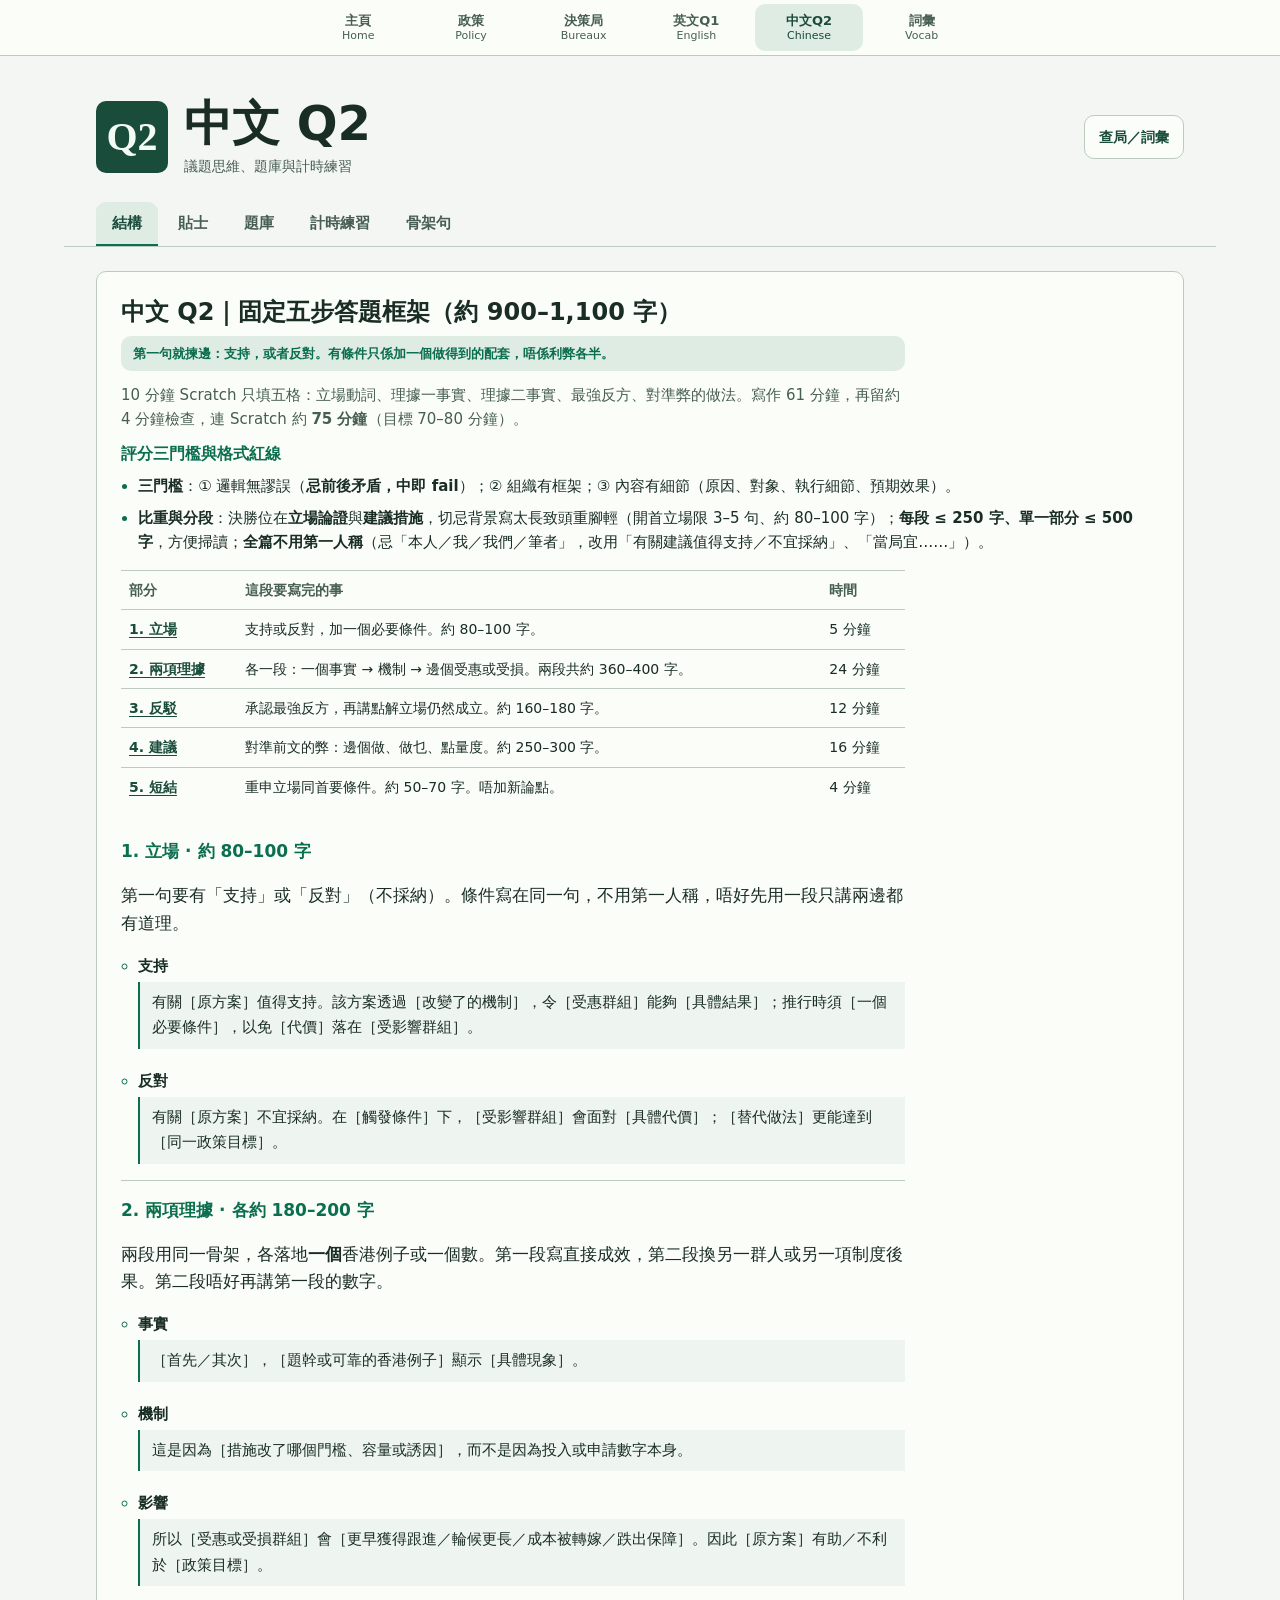
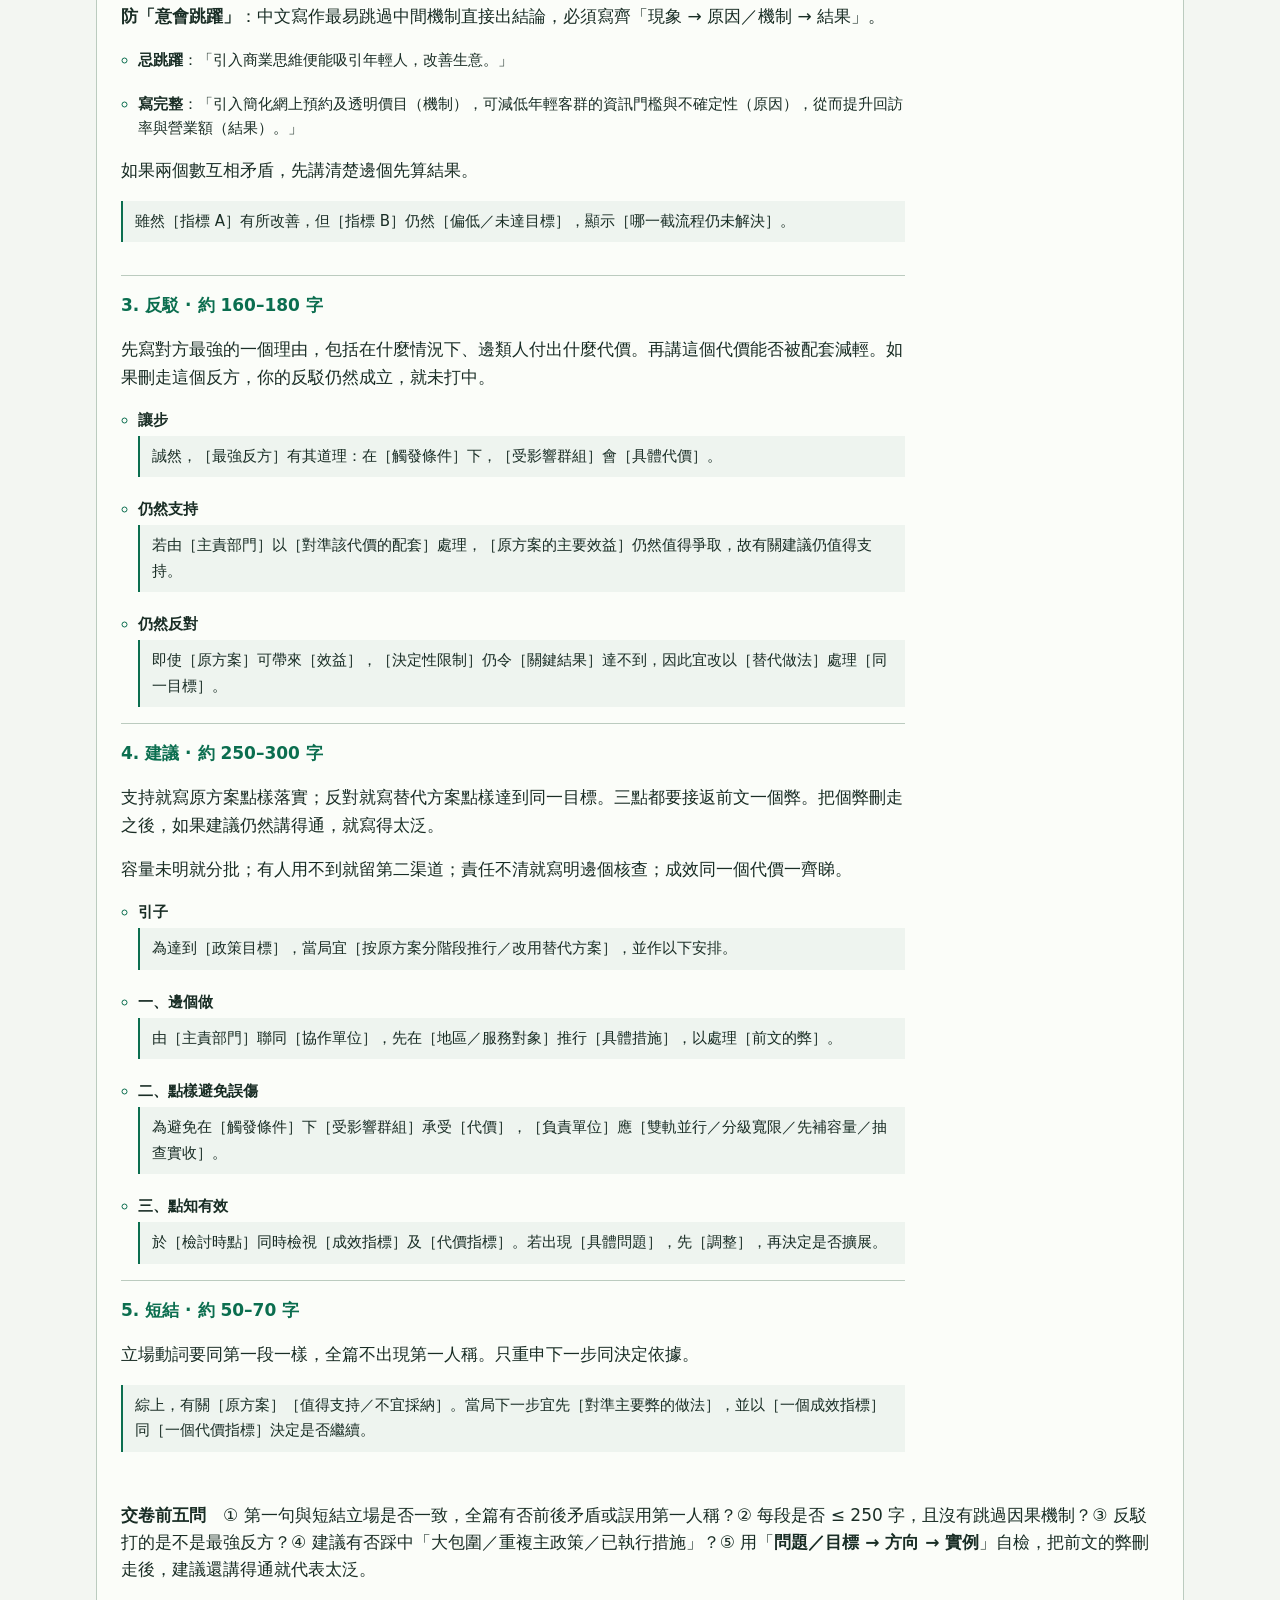
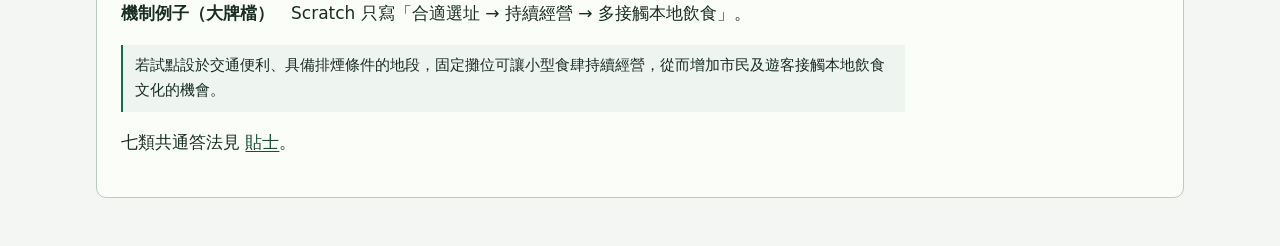
<file: docs/q2/index.html>
<!DOCTYPE html>
<html lang="zh-Hant">
<head>
  <meta charset="UTF-8" />
  <meta name="viewport" content="width=device-width, initial-scale=1, viewport-fit=cover" />
  <meta name="theme-color" content="#0b6e4f" />
  <meta name="apple-mobile-web-app-capable" content="yes" />
  <meta name="description" content="JRE 中文 Q2 ， 議題思維、題庫與計時練習" />
  <title>中文 Q2 · JRE Study Hub</title>
  <link rel="stylesheet" href="../shell/tabbar.css?v=20261111" />
  <link rel="stylesheet" href="../shell/study-theme.css?v=20261127type" />
  <link rel="stylesheet" href="../shared/exam-workspace.css?v=20261127type" />
  <link rel="stylesheet" href="styles.css?v=20261127c" />
  <link rel="stylesheet" href="../shared/reference-lookup.css?v=20261123b" />
</head>
<body class="study-screen exam-screen">
  <header class="app-header">
    <div class="header-inner">
      <div class="brand">
        <div class="brand-mark" aria-hidden="true">Q2</div>
        <div>
          <h1>中文 Q2</h1>
          <p>議題思維、題庫與計時練習</p>
        </div>
      </div>
      <button type="button" class="jre-ref-launch" data-jre-lookup data-jre-lookup-tab="bureaux" aria-haspopup="dialog" aria-controls="jre-ref-dialog">查局／詞彙</button>
    </div>
    <nav class="subnav" id="subnav" aria-label="Q2 sections">
      <button type="button" data-panel="structure" class="active">結構</button>
      <button type="button" data-panel="tips">貼士</button>
      <button type="button" data-panel="bank">題庫</button>
      <button type="button" data-panel="drill">計時練習</button>
      <button type="button" data-panel="phrasebank">骨架句</button>
    </nav>
  </header>

  <main>
    <section class="panel active" id="panel-structure">
      <div class="card" id="five-step">
        <h2>中文 Q2｜固定五步答題框架（約 900–1,100 字）</h2>
        <p class="shape-vs-flow"><strong>第一句就揀邊：支持，或者反對。有條件只係加一個做得到的配套，唔係利弊各半。</strong></p>
        <p class="lede">10 分鐘 Scratch 只填五格：立場動詞、理據一事實、理據二事實、最強反方、對準弊的做法。寫作 61 分鐘，再留約 4 分鐘檢查，連 Scratch 約 <strong>75 分鐘</strong>（目標 70–80 分鐘）。</p>
        <h3>評分三門檻與格式紅線</h3>
        <ul class="bullet-list">
          <li><strong>三門檻</strong>：① 邏輯無謬誤（<strong>忌前後矛盾，中即 fail</strong>）；② 組織有框架；③ 內容有細節（原因、對象、執行細節、預期效果）。</li>
          <li><strong>比重與分段</strong>：決勝位在<strong>立場論證</strong>與<strong>建議措施</strong>，切忌背景寫太長致頭重腳輕（開首立場限 3–5 句、約 80–100 字）；<strong>每段 ≤ 250 字、單一部分 ≤ 500 字</strong>，方便掃讀；<strong>全篇不用第一人稱</strong>（忌「本人／我／我們／筆者」，改用「有關建議值得支持／不宜採納」、「當局宜……」）。</li>
        </ul>
        <table class="frame-timing">
          <thead>
            <tr><th scope="col">部分</th><th scope="col">這段要寫完的事</th><th scope="col">時間</th></tr>
          </thead>
          <tbody>
            <tr><th scope="row"><a href="#stage-position">1. 立場</a></th><td>支持或反對，加一個必要條件。約 80–100 字。</td><td>5 分鐘</td></tr>
            <tr><th scope="row"><a href="#stage-arguments">2. 兩項理據</a></th><td>各一段：一個事實 → 機制 → 邊個受惠或受損。兩段共約 360–400 字。</td><td>24 分鐘</td></tr>
            <tr><th scope="row"><a href="#stage-rebuttal">3. 反駁</a></th><td>承認最強反方，再講點解立場仍然成立。約 160–180 字。</td><td>12 分鐘</td></tr>
            <tr><th scope="row"><a href="#stage-recommend">4. 建議</a></th><td>對準前文的弊：邊個做、做乜、點量度。約 250–300 字。</td><td>16 分鐘</td></tr>
            <tr><th scope="row"><a href="#stage-close">5. 短結</a></th><td>重申立場同首要條件。約 50–70 字。唔加新論點。</td><td>4 分鐘</td></tr>
          </tbody>
        </table>

        <ol class="frame-skeleton">
          <li id="stage-position">
            <strong>1. 立場 · 約 80–100 字</strong>
            <p>第一句要有「支持」或「反對」（不採納）。條件寫在同一句，不用第一人稱，唔好先用一段只講兩邊都有道理。</p>
            <ul class="bullet-list">
              <li><strong>支持</strong>　<code>有關［原方案］值得支持。該方案透過［改變了的機制］，令［受惠群組］能夠［具體結果］；推行時須［一個必要條件］，以免［代價］落在［受影響群組］。</code></li>
              <li><strong>反對</strong>　<code>有關［原方案］不宜採納。在［觸發條件］下，［受影響群組］會面對［具體代價］；［替代做法］更能達到［同一政策目標］。</code></li>
            </ul>
          </li>
          <li id="stage-arguments">
            <strong>2. 兩項理據 · 各約 180–200 字</strong>
            <p>兩段用同一骨架，各落地<strong>一個</strong>香港例子或一個數。第一段寫直接成效，第二段換另一群人或另一項制度後果。第二段唔好再講第一段的數字。</p>
            <ul class="bullet-list">
              <li><strong>事實</strong>　<code>［首先／其次］，［題幹或可靠的香港例子］顯示［具體現象］。</code></li>
              <li><strong>機制</strong>　<code>這是因為［措施改了哪個門檻、容量或誘因］，而不是因為投入或申請數字本身。</code></li>
              <li><strong>影響</strong>　<code>所以［受惠或受損群組］會［更早獲得跟進／輪候更長／成本被轉嫁／跌出保障］。因此［原方案］有助／不利於［政策目標］。</code></li>
            </ul>
            <p><strong>防「意會跳躍」</strong>：中文寫作最易跳過中間機制直接出結論，必須寫齊「現象 → 原因／機制 → 結果」。</p>
            <ul class="bullet-list">
              <li><strong>忌跳躍</strong>：「引入商業思維便能吸引年輕人，改善生意。」</li>
              <li><strong>寫完整</strong>：「引入簡化網上預約及透明價目（機制），可減低年輕客群的資訊門檻與不確定性（原因），從而提升回訪率與營業額（結果）。」</li>
            </ul>
            <p>如果兩個數互相矛盾，先講清楚邊個先算結果。</p>
            <p><code>雖然［指標 A］有所改善，但［指標 B］仍然［偏低／未達目標］，顯示［哪一截流程仍未解決］。</code></p>
          </li>
          <li id="stage-rebuttal">
            <strong>3. 反駁 · 約 160–180 字</strong>
            <p>先寫對方最強的一個理由，包括在什麼情況下、邊類人付出什麼代價。再講這個代價能否被配套減輕。如果刪走這個反方，你的反駁仍然成立，就未打中。</p>
            <ul class="bullet-list">
              <li><strong>讓步</strong>　<code>誠然，［最強反方］有其道理：在［觸發條件］下，［受影響群組］會［具體代價］。</code></li>
              <li><strong>仍然支持</strong>　<code>若由［主責部門］以［對準該代價的配套］處理，［原方案的主要效益］仍然值得爭取，故有關建議仍值得支持。</code></li>
              <li><strong>仍然反對</strong>　<code>即使［原方案］可帶來［效益］，［決定性限制］仍令［關鍵結果］達不到，因此宜改以［替代做法］處理［同一目標］。</code></li>
            </ul>
          </li>
          <li id="stage-recommend">
            <strong>4. 建議 · 約 250–300 字</strong>
            <p>支持就寫原方案點樣落實；反對就寫替代方案點樣達到同一目標。三點都要接返前文一個弊。把個弊刪走之後，如果建議仍然講得通，就寫得太泛。</p>
            <p>容量未明就分批；有人用不到就留第二渠道；責任不清就寫明邊個核查；成效同一個代價一齊睇。</p>
            <ul class="bullet-list">
              <li><strong>引子</strong>　<code>為達到［政策目標］，當局宜［按原方案分階段推行／改用替代方案］，並作以下安排。</code></li>
              <li><strong>一、邊個做</strong>　<code>由［主責部門］聯同［協作單位］，先在［地區／服務對象］推行［具體措施］，以處理［前文的弊］。</code></li>
              <li><strong>二、點樣避免誤傷</strong>　<code>為避免在［觸發條件］下［受影響群組］承受［代價］，［負責單位］應［雙軌並行／分級寬限／先補容量／抽查實收］。</code></li>
              <li><strong>三、點知有效</strong>　<code>於［檢討時點］同時檢視［成效指標］及［代價指標］。若出現［具體問題］，先［調整］，再決定是否擴展。</code></li>
            </ul>
          </li>
          <li id="stage-close">
            <strong>5. 短結 · 約 50–70 字</strong>
            <p>立場動詞要同第一段一樣，全篇不出現第一人稱。只重申下一步同決定依據。</p>
            <p><code>綜上，有關［原方案］［值得支持／不宜採納］。當局下一步宜先［對準主要弊的做法］，並以［一個成效指標］同［一個代價指標］決定是否繼續。</code></p>
          </li>
        </ol>
        <p><strong>交卷前五問</strong>　① 第一句與短結立場是否一致，全篇有否前後矛盾或誤用第一人稱？② 每段是否 ≤ 250 字，且沒有跳過因果機制？③ 反駁打的是不是最強反方？④ 建議有否踩中「大包圍／重複主政策／已執行措施」？⑤ 用「<strong>問題／目標 → 方向 → 實例</strong>」自檢，把前文的弊刪走後，建議還講得通就代表太泛。</p>
        <p><strong>機制例子（大牌檔）</strong>　Scratch 只寫「合適選址 → 持續經營 → 多接觸本地飲食」。</p>
        <blockquote>若試點設於交通便利、具備排煙條件的地段，固定攤位可讓小型食肆持續經營，從而增加市民及遊客接觸本地飲食文化的機會。</blockquote>
        <p>七類共通答法見 <a href="#tips" data-goto="tips">貼士</a>。</p>
      </div>


    </section>

    <section class="panel" id="panel-tips">
      <p><strong>利、弊、做、影響｜39 題共通答法</strong></p>
      <p>按現有題庫歸納。考場先對事實狀態，再套下面三步，唔好寫口號。</p>

      <div class="card" id="tips-status">
        <h2>事實狀態｜由題庫六張卡歸納</h2>
        <p>寫任何一題之前，先分已實施、試行、目標或立法建議。擬預留當未實施。兩個數一齊公布，要分開看。下面六行是題庫裡寫了狀態的卡，同一句在該卡「例子」上面。其餘題沒有這一行，一樣先問這句事實屬於哪一種。</p>
        <div class="table-wrap">
          <table class="doc-table">
            <thead>
              <tr>
                <th scope="col">題</th>
                <th scope="col">狀態</th>
                <th scope="col">不要寫成</th>
              </tr>
            </thead>
            <tbody>
              <tr>
                <th scope="row">#2 公營醫療</th>
                <td>已於二○二六年一月一日實施。約九億港元豁免同急症室下跌百分之十七點五要分開看。</td>
                <td>跌幅等於改革已經成功。</td>
              </tr>
              <tr>
                <th scope="row">#5 學童心理健康</th>
                <td>中學已經恆常。小學四至六年級仍是試行。</td>
                <td>小學已經恆常。</td>
              </tr>
              <tr>
                <th scope="row">#7 送遞員工傷補償</th>
                <td>草案於二○二六年十一月二十七日刊憲，擬要求平台購買工傷補償保險。</td>
                <td>法例或補償已經生效。</td>
              </tr>
              <tr>
                <th scope="row">#12 公屋廚餘</th>
                <td>一座一桶是二○二六年年底達標目標。</td>
                <td>上半年收集量上升等於已經完成。</td>
              </tr>
              <tr>
                <th scope="row">#23 樂齡科技</th>
                <td>一億港元是擬預留，只擬在選定公屋試用。</td>
                <td>已經全面安裝。</td>
              </tr>
              <tr>
                <th scope="row">#24 彈珠機</th>
                <td>現行一般要先後兩種牌照。加強規管只是二○二六年五月十一日議程上的立法建議。</td>
                <td>新法已經生效。</td>
              </tr>
            </tbody>
          </table>
        </div>
      </div>

      <div class="card" id="tips-thinking">
        <h2>思考口訣與立場論證｜10 分鐘 Scratch 速查</h2>
        <ul class="bullet-list">
          <li><strong>審題定位</strong>：多數題目要求<strong>紓緩／改善</strong>（mitigate／alleviate），並非徹底解決深層次結構問題，切忌誇口根治。</li>
          <li><strong>成因分析｜外因內患</strong>：從「外部變化（經濟、人口、跨境／科技趨勢）」＋「內部問題（制度漏洞、資源錯配、執法誘因）」兩邊切入。</li>
          <li><strong>影響掃描｜政經社文（民）環 ＋ 5W</strong>：快速掃描政治／管治、經濟、社會民生、文化、環境五面，再以 <strong>What / Who / How / Why / When</strong> 寫深，唔好只停喺標題層面。</li>
          <li><strong>企穩立場｜FPS 框架</strong>：<strong>F（Feasibility 可行性）</strong>睇資源、人手、配套與執行門檻；<strong>P（Principle 原則性）</strong>記住即使受影響人數少，凡涉公眾安全、公帑問責、制度公平等原則底線，仍決定政府應否介入；<strong>S（Specificity 針對性）</strong>睇措施係咪正中問題根源，抑或一刀切誤傷。</li>
          <li><strong>深挖痛點｜三層缺失</strong>：「短期缺 ____（過渡／配套），長期缺 ____（供應／人才結構），永遠缺 ____（誘因／監察紀律）。」</li>
        </ul>
      </div>

      <div class="card" id="tips-measures-pitfalls">
        <h2>建議措施工具箱與常見死穴</h2>
        <h3>1. 政策方向、加減法與政府角色階梯</h3>
        <ul class="bullet-list">
          <li><strong>四類政策方向</strong>：<strong>強制</strong>（規管／立法）、<strong>畀錢</strong>（財政支援／誘因）、<strong>勸喻</strong>（宣傳教育）、<strong>自願</strong>（行業自願／公共服務調整）。</li>
          <li><strong>政策加減法</strong>：多餘致濫用 → <strong>減法</strong>（設上限、加資格門檻、縮豁免）；缺失致失效 → <strong>加法</strong>（補漏洞、加配套、設安全網）。</li>
          <li><strong>強化政府角色階梯（由軟到硬，按風險揀級）</strong>：
            <br />監管線：勸喻 → 行業約章 → 白名單 → KPI → 發牌 → 罰則 → 禁止。
            <br />推動線：培訓 → 財政誘因 → 跨部門專班 → 單一窗口 → 跨境協作 → 規管豁免／沙盒。
          </li>
        </ul>
        <h3>2. 向內收縮寫細節（忌「大包圍」）</h3>
        <ul class="bullet-list">
          <li><strong>忌「大包圍」</strong>：切忌空寫「增加人手、調撥資源、加強跨部門協作及宣傳教育」；改用 <strong>5W 向內收縮</strong>，寫明時／地／人黑點、執法或科技方法、風險為本／效果為本考量、以及預期行為改變。</li>
          <li><strong>科技建議</strong>：必寫「<strong>現行阻礙 → 採用科技 → 該科技特性如何克服阻礙</strong>」，唔好淨拋 AI／大數據字眼。</li>
          <li><strong>過渡期與宣傳</strong>：過渡期寫清受影響者的實質衝擊與緩衝；宣傳可構思具體 <strong>slogan 或「改名／正名」策略</strong>減低抗拒。</li>
          <li><strong>遊說受損方（反駁／建議適用）</strong>：① 有限度妥協；② 提供轉型配套；③ 點出隱性長遠好處；④ <strong>跳出框外，轉移至更高層級原則</strong>（如公共衞生、人命安全、國際聲譽）。</li>
        </ul>
        <h3>3. 五大常見死穴 ＋ 遞歸自檢</h3>
        <ol class="bullet-list">
          <li><strong>誤解政府角色</strong>：管太多或管錯範圍（例如介入自由市場同時管制收費上下限）。</li>
          <li><strong>罐頭建議重複效果</strong>：配套做法其實同主政策重複，冇額外對準新風險。</li>
          <li><strong>揀過大結構性問題「捉蟲」</strong>：自己開出無法在建議段回應的深層大坑（如要求即刻解決整個經濟結構）。</li>
          <li><strong>提出已執行措施</strong>：把政府已落實的做法當新建議（先對照上方「事實狀態」表）。</li>
          <li><strong>空洞感</strong>：落筆前用「<strong>問題／目標 → 方向 → 實例</strong>」逐層自檢，講唔出具體實例就縮細重寫。</li>
        </ol>
      </div>

      <div class="card" id="tips-spot">
        <h2>1. 點樣一眼辨認「利、弊、做、影響」</h2>
        <div class="table-wrap">
          <table class="doc-table spot-table">
            <thead>
              <tr>
                <th scope="col">項目</th>
                <th scope="col">你要搵／寫咩</th>
                <th scope="col">硬測試（通過先算寫啱）</th>
                <th scope="col">39 題入面最常見錯位</th>
              </tr>
            </thead>
            <tbody>
              <tr>
                <th scope="row">利寫因果</th>
                <td>機制 → 結果 → 受惠者</td>
                <td>講唔講得出：「因為措施改咗邊個機制，所以邊個群組得到咩具體好處？」</td>
                <td>寫空泛口號（「促進社會發展」），或者將申請數／投入金額當成效。</td>
              </tr>
              <tr>
                <th scope="row">弊寫情境</th>
                <td>觸發條件 → 受影響者 → 後果</td>
                <td>講唔講得出：「當咩情況／門檻／落差出現，邊類人會有咩具體代價？」</td>
                <td>淨係將個利反轉講（「未必有效」），冇講邊個情況出事。</td>
              </tr>
              <tr>
                <th scope="row">做對準弊</th>
                <td>主責部門 ＋ 減壓機制</td>
                <td>把個弊刪走，個做法仲講得通？講得通即係寫得太泛、未對準。</td>
                <td>寫「加強宣傳教育」當萬能藥，或者將研習建議寫成政府已承諾。</td>
              </tr>
              <tr>
                <th scope="row">佢哋嘅影響</th>
                <td>做完之後改變了咩 ＋ 點量度</td>
                <td>做完個做法之後，受影響群組嘅邊項指標會點改變、有咩取捨？</td>
                <td>寫成第二段「利」，或者淨係數「開咗幾多會／批咗幾多宗」。</td>
              </tr>
            </tbody>
          </table>
        </div>
      </div>

      <div class="card" id="tips-patterns">
        <h2>2. 全部 39 題歸納：7 類共通結構與「共通答法」</h2>
        <p>39 題嘅利、弊、做、影響其實不斷重複以下 7 套邏輯，你可以直接套入考場作文。</p>

        <div class="pattern-block" id="tips-type-1">
          <h3>1. 前端擴容 vs 後端跟不上</h3>
          <p class="muted">#1 房屋、#2 醫療、#3 安老、#18 篩查、#30 簡樸房、#32 公院收費</p>
          <table class="doc-table pattern-table">
            <tbody>
              <tr><th scope="row">利（因果）</th><td>把篩查、分流或安全網推前至社區／早期階段，防止問題惡化至後期才處理，令基層／慢性病／長者家庭及早獲得跟進。</td></tr>
              <tr><th scope="row">弊（情境）</th><td>若前端擴張或執法快過後端容量（專科、認證、經濟審查、安置），輪候個案／低收入租戶反而等更耐或被逼轉去更隱蔽選項。</td></tr>
              <tr><th scope="row">做（對準弊）</th><td>以後端容量與安置進度作為擴展條件，分階段按風險先後處理，並簡化審查及轉介銜接。</td></tr>
              <tr><th scope="row">影響（點量度）</th><td>避免「前鬆後塞」；以通知至跟進／批核時間、延誤求醫指標衡量，唔止睇登記總數。</td></tr>
            </tbody>
          </table>
        </div>

        <div class="pattern-block" id="tips-type-2">
          <h3>2. 劃一門檻「一刀切」</h3>
          <p class="muted">#19 電子委任、#22 兩蚊兩折、#31 冷靜期、#33 兩年居港、#34 轉職獎勵</p>
          <table class="doc-table pattern-table">
            <tbody>
              <tr><th scope="row">利（因果）</th><td>劃一門檻或電子紀錄有助減少灰色漏洞、方便核對真偽或控制公帑開支，保障多數守規市民與公帑公平性。</td></tr>
              <tr><th scope="row">弊（情境）</th><td>當規則「一刀切」且無彈性時，不諳數碼長者／跨區覆診者／散工及單親／新來港家庭／小額套票消費者容易跌出保障或負擔急增。</td></tr>
              <tr><th scope="row">做（對準弊）</th><td>雙軌並行＋分級寬限：保留紙本／人工支援、按群組或行業訂門檻，並設有限度寬限期或過渡規則。</td></tr>
              <tr><th scope="row">影響（點量度）</th><td>在不削弱制度紀律下減少誤傷邊緣群組；追蹤斷格人數、必要出行變化、各群組參與率。</td></tr>
            </tbody>
          </table>
        </div>

        <div class="pattern-block" id="tips-type-3">
          <h3>3. 合規成本轉嫁小店／基層</h3>
          <p class="muted">#8 垃圾收費、#10 送貨員、#20 維修採購、#27 紙漿廠、#35 私醫透明、#36 外傭工資、#37 煙盒平裝</p>
          <table class="doc-table pattern-table">
            <tbody>
              <tr><th scope="row">利（因果）</th><td>訂立統一收費口徑、標籤核查或最低價格／保障底線，收窄資訊不對稱，保護基層工友、業主、病人及執法者。</td></tr>
              <tr><th scope="row">弊（情境）</th><td>若過渡期短或配套未熟，合規、審計、存貨、燃料或人工成本會先壓在小店／中小企／中游回收商／僱主，繼而轉嫁成加價、少聘或前線實收低於底線。</td></tr>
              <tr><th scope="row">做（對準弊）</th><td>分階段過渡支援＋抽查前線實付：發指引及標準範本，並抽查前線實收價、投標競爭數及成本有否轉嫁。</td></tr>
              <tr><th scope="row">影響（點量度）</th><td>確保底線保障真正落到前線而唔係停留喺文件；追蹤實收價達標率、有效標書數、轉嫁幅度。</td></tr>
            </tbody>
          </table>
        </div>

        <div class="pattern-block" id="tips-type-4">
          <h3>4. 短期補貼／過渡斷層</h3>
          <p class="muted">#4 青年就業、#9 生育、#14 河套收地、#38 粉嶺高球場</p>
          <table class="doc-table pattern-table">
            <tbody>
              <tr><th scope="row">利（因果）</th><td>即時現金、職位、收地或先補做關鍵評估，能紓緩短期入職／育兒壓力，或令長遠土地批准在程序上站得住腳。</td></tr>
              <tr><th scope="row">弊（情境）</th><td>若只靠一次性支援而缺結構配套（技能、託兒、住屋），補貼完即裁／無助長遠決定；或在收地、再評估期間，居民企業／輪候家庭面對搬遷或落成延誤壓力。</td></tr>
              <tr><th scope="row">做（對準弊）</th><td>把短期支援綁定中長期結構（補貼綁培訓及留任、獎金配託兒住屋），並公開跨部門里程碑與安置對接。</td></tr>
              <tr><th scope="row">影響（點量度）</th><td>從「一時數字」轉為可持續留任與準時交付；追蹤期滿後留任率、遷置時限、里程碑達成率。</td></tr>
            </tbody>
          </table>
        </div>

        <div class="pattern-block" id="tips-type-5">
          <h3>5. 數碼／監察私隱與誤判</h3>
          <p class="muted">#6 大灣區融合、#16 代幣化結算、#17 AI 政務、#23 關顧假、#24 銳眼 AI、#39 預設指示</p>
          <table class="doc-table pattern-table">
            <tbody>
              <tr><th scope="row">利（因果）</th><td>用數碼系統、AI、全天候結算或免證明彈性請假，可大幅縮短翻查、審批與文書時間，令市民、醫護及前線員工受惠。</td></tr>
              <tr><th scope="row">弊（情境）</th><td>在多軌紀錄並存、延長資料保留、非辦公時間運作或免證明批核下，一旦出現誤認、系統失靈、紀錄不一或少數濫用，市民／急症病人／輪班同僚直接受損且難追責。</td></tr>
              <tr><th scope="row">做（對準弊）</th><td>限定低風險用途＋人工覆核／演練＋獨立審核：留存存取審批日誌、設申訴與前線替補安排。</td></tr>
              <tr><th scope="row">影響（點量度）</th><td>效率提升唔以私隱、程序公正或安全為代價；追蹤誤配率、不一致轉介率、投訴與拒批覆核。</td></tr>
            </tbody>
          </table>
        </div>

        <div class="pattern-block" id="tips-type-6">
          <h3>6. 為程序而程序／先做後問</h3>
          <p class="muted">#11 休憩空間、#12 新型工業化、#13 口岸、#21 工程驗收、#26 議案附研究、#28 山頂燈光</p>
          <table class="doc-table pattern-table">
            <tbody>
              <tr><th scope="row">利（因果）</th><td>訂立標準作業、風險覆驗、預前諮詢與成效考核，可釐清誰拍板、避免「批出即完結」或「先施工後喊停」，保護安全與公帑問責。</td></tr>
              <tr><th scope="row">弊（情境）</th><td>若考核過繁、層層匯報、一律重複測試，或在缺標準與資源下要求交報告，會拖慢前線應變／中小企申請／交付或變成文件堆砌；反之先做後諮詢亦引反彈。</td></tr>
              <tr><th scope="row">做（對準弊）</th><td>按風險分級＋明確主責授權＋簡明規範：建立「先地區共識、後施工」，並設政府回應追蹤清單。</td></tr>
              <tr><th scope="row">影響（點量度）</th><td>分辨「交咗文件」同「解決問題」；追蹤決策／通報時限、重複缺陷率、配對跟進及建議回應率。</td></tr>
            </tbody>
          </table>
        </div>

        <div class="pattern-block" id="tips-type-7">
          <h3>7. 集中主引擎排擠另一邊</h3>
          <p class="muted">#5 旅遊、#7 創科北都、#29 人才不設限</p>
          <table class="doc-table pattern-table">
            <tbody>
              <tr><th scope="row">利（因果）</th><td>把資源集中於高增值主引擎（過夜客與盛事、北都創科聚落、不設限吸納人才），可產生規模效應並補充見頂的本地勞動力。</td></tr>
              <tr><th scope="row">弊（情境）</th><td>若過度傾斜而缺接駁，另一端生態（短途客中小商戶、市區大學早期初創、非創科本地畢業生）會在客流、資源或求職上被擠壓。</td></tr>
              <tr><th scope="row">做（對準弊）</th><td>主引擎＋保留原有網絡：盛事帶動多元客源、北都透過試用連繫市區節點、人才政策配分行業數據及本地實習銜接。</td></tr>
              <tr><th scope="row">影響（點量度）</th><td>唔好用主引擎總數掩蓋另一邊萎縮；同時監察兩邊使用率、中小商戶人流及本地生分行業就業率。</td></tr>
            </tbody>
          </table>
        </div>
      </div>

      <div class="card" id="tips-sentences">
        <h2>3. 考場可以直接套用嘅「萬用句子」</h2>
        <p><strong>利（因果）</strong></p>
        <p class="tip-sentence">【措施】透過【改善了甚麼機制／門檻】，直接減少了【具體障礙／後期代價】，令【受惠群組】能夠更早／更低成本獲得【具體結果】。</p>
        <p><strong>弊（情境）</strong></p>
        <p class="tip-sentence">然而，若在【後端容量未同步／過渡期過短／規則一刀切】的情況下推行，【邊緣或前線群組】便可能面臨【輪候延長／成本轉嫁／跌出保障】的風險，甚至削弱政策原意。</p>
        <p><strong>做（對準弊）＋影響</strong></p>
        <p class="tip-sentence">針對上述風險，建議由【主責部門】先【分階段／雙軌並行／抽查實收／設人工覆核與獨立審核】，並按【具體指標】定期檢視；此舉可確保保障真正落到【受影響群組】，避免單以表面總數衡量成效。</p>
      </div>
    </section>

    <section class="panel" id="panel-bank">
      <div class="card">
        <h2>中文 Q2 政策題庫</h2>
        <p class="lede">先用下面「利 → 弊 → 做」記憶卡練習，或開閃卡翻面練。列表卡預設見題目、一句立場、硬數同措施要點；展開先見利弊全文。範文收在最底。</p>
        <div class="search-bar">
          <input id="bankSearch" type="search" enterkeyhint="search" autocomplete="off" spellcheck="false" placeholder="搜尋主題、題目、立場、事實…" aria-label="搜尋題庫" />
          <button type="button" class="btn" id="bankClear">清除</button>
        </div>
        <div class="toolbar flash-entry">
          <button type="button" class="btn primary" id="btnFlashcards">閃卡／Flashcards</button>
        </div>
        <div class="count" id="bankCount">題庫載入中…</div>
      </div>
      <div class="card" id="memory-guide">
        <h2 id="memory-guide-title">利 → 弊 → 做｜記憶卡</h2>
        <ul class="bullet-list">
          <li><strong>利寫因果</strong>：講清楚點解有效、邊個受惠。</li>
          <li><strong>弊寫情境</strong>：講清楚咩情況下會出問題、邊個受影響。</li>
          <li><strong>做對準弊</strong>：提出能減輕嗰個問題嘅做法。</li>
        </ul>
        <p class="lede">每日抽三題，每題用 30 秒講利、弊、做，再用 30 秒解釋因果；第二日遮住答案重講。</p>
        <p>［措施］有助［效果］，但可能令［受影響者］面對［代價］，因此應透過［對策］減低影響。題目換咗問法，就重新判斷。</p>
        <div id="memory-guide-list" aria-live="polite">載入中…</div>
      </div>
      <div class="briefs-list" id="briefsList"></div>
      <div class="card briefs-sources" id="briefsSources" hidden></div>
    </section>

    <section class="panel" id="panel-drill">
      <div class="card">
        <h2>計時練習</h2>
        <p class="lede">跟框架寫全文。預設第一題＝官方「大牌檔」sample；其餘題由本頁題庫抽出。</p>
        <div class="drill-workspace">
          <div class="drill-source">
            <div class="toolbar">
              <label class="select-wrap">題目
                <select id="drillSelect"></select>
              </label>
              <button type="button" class="btn" id="btnShuffle">換一題</button>
            </div>
            <div class="chip-row" id="drillMeta"></div>
            <pre class="prompt-box" id="drillPrompt">載入中…</pre>
            <details class="hints">
              <summary>利弊／措施提示（練習時先收埋）</summary>
              <div id="drillHints" class="hint-body muted">載入中…</div>
            </details>
          </div>
          <div class="drill-writing">
            <div class="timer-row">
              <div class="timer" id="timerDisplay">70:00</div>
              <div class="toolbar">
                <button type="button" class="btn primary" id="btnStart">開始 70 分</button>
                <button type="button" class="btn" id="btnStart80">80 分</button>
                <button type="button" class="btn" id="btnPause">暫停</button>
                <button type="button" class="btn" id="btnReset">重設</button>
                <button type="button" class="jre-ref-launch" data-jre-lookup data-jre-lookup-tab="bureaux" aria-haspopup="dialog" aria-controls="jre-ref-dialog">查局／詞彙</button>
              </div>
            </div>
            <label class="sr-only" for="answer">答卷</label>
            <textarea id="answer" rows="14" placeholder="開首立場 → 2 理據（HK 例子）→ 反駁 → 建議 → 短結"></textarea>
            <div class="toolbar">
              <button type="button" class="btn" id="btnCopyPrompt">複製題目</button>
              <button type="button" class="btn" id="btnCopyAnswer">複製答卷</button>
              <span class="count" id="wordCount">0 字</span>
            </div>
            <p class="muted">答卷只存在呢部裝置（localStorage）。範文喺下面，<strong>自己寫完先開</strong>。</p>
          </div>
        </div>
      </div>
      <div class="card" id="drillSampleCard" hidden>
        <h2>範文</h2>
        <p class="lede muted" id="drillSampleNote">對齊 Q1：寫完先睇。有範文嘅題先顯示呢卡。</p>
        <div class="toolbar">
          <button type="button" class="btn primary" id="btnToggleSample">顯示範文</button>
          <button type="button" class="btn" id="btnCopySampleDrill">複製範文</button>
        </div>
        <div class="model-wrap" id="drillSampleWrap" hidden>
          <pre class="brief-sample" id="drillSampleText"></pre>
          <div id="drillSampleEnglish"></div>
        </div>
      </div>
    </section>

    <section class="panel" id="panel-phrasebank">
      <div class="card">
        <h2>中文 Q2 骨架句</h2>
        <p class="lede">文筆一般都夠，考試靠骨架，唔靠文采。每段套入本地例子／一個數。搜尋會套用到下面各分類。</p>
        <div class="toolbar">
          <div class="search"><input type="search" id="q2PhraseSearch" placeholder="搜尋句式 中／EN…" autocomplete="off" /></div>
          <span class="count" id="q2PhraseCount">載入中…</span>
        </div>
        <nav class="filters" id="q2StageNav" aria-label="骨架句分類"></nav>
        <p class="muted" id="q2PhraseDisclaimer"></p>
        <div id="q2PhraseStatus" role="status"></div>
      </div>
      <div id="q2PhrasesRoot"></div>
    </section>
  </main>

  <div class="flash-overlay" id="flashOverlay" hidden>
    <div class="flash-bar">
      <button type="button" class="btn" id="flashClose">返回題庫</button>
      <span class="flash-progress" id="flashProgress">0 / 0</span>
      <span class="flash-score" id="flashScore"></span>
    </div>
    <div class="flash-card" id="flashCard" role="button" tabindex="0" aria-pressed="false" aria-label="翻面">
      <div class="flash-face flash-front" id="flashFront"></div>
      <div class="flash-face flash-back" id="flashBack"></div>
    </div>
    <p class="flash-hint" id="flashHint">點卡片翻面</p>
    <div class="flash-nav">
      <button type="button" class="btn" id="flashPrev">上一張</button>
      <button type="button" class="btn" id="flashUnknown">未識</button>
      <button type="button" class="btn" id="flashKnown">識</button>
      <button type="button" class="btn" id="flashNext">下一張</button>
    </div>
  </div>
  <div class="toast" id="toast" role="status"></div>
  <script src="../shared/reference-lookup.js?v=20261123b"></script>
  <script>JreReferenceLookup.mount({base: "../"});</script>
  <script src="app.js?v=20261127e"></script>
  <script src="../phrases/app.js?v=20261108b"></script>
  <script src="../shell/tabbar.js?v=20261109a"></script>
</body>
</html>
</file>
<file: docs/shell/study-theme.css>
/* Hallmark · v2.0.0 · redesign: full · genre: editorial · shape: app screen · theme: brand (jade) */
/* Hallmark · critique: carry the homepage paper, jade and typography through the study workspaces. */
:root {
  --color-paper: #f3f6f2;
  --color-surface: #fbfdf9;
  --color-ink: #192d25;
  --color-muted: #475e52;
  --color-rule: #bbcbbf;
  --color-jade: #0b6e4f;
  --color-jade-deep: #194c3b;
  --color-jade-soft: #deece3;
  --color-on-jade: #f4faf4;
  --color-on-jade-muted: #d4e8db;
  --color-focus: #7c460d;
  --font-body: "Avenir Next", "PingFang HK", "Microsoft JhengHei", system-ui, sans-serif;
  --font-display: "Baskerville", Georgia, "PingFang HK", serif;
  --space-1: .25rem;
  --space-2: .5rem;
  --space-3: .75rem;
  --space-4: 1rem;
  --space-5: 1.25rem;
  --space-6: 1.5rem;
  --space-8: 2rem;
  --space-10: 2.5rem;
  --space-12: 3rem;
  --space-16: 4rem;
  --text-small: .9375rem;
  --text-body: 1.0625rem;
  --text-section: 1.125rem;
  --radius: .625rem;
  --content-width: 72rem;
  --rule: 1px solid var(--color-rule);
}

html,
body {
  overflow-x: clip;
}

.study-screen {
  margin: 0;
  background: var(--color-paper);
  color: var(--color-ink);
  font-family: var(--font-body);
  font-size: var(--text-body);
}

.study-screen :where(h1, h2, h3) {
  min-width: 0;
  overflow-wrap: break-word;
  text-wrap: balance;
}

.study-screen :is(a, button, input, select, textarea, summary, [tabindex]):focus-visible {
  outline: 2px solid var(--color-focus);
  outline-offset: 2px;
}

.study-screen :is(button, input, select, textarea):disabled {
  cursor: not-allowed;
}
</file>
<file: docs/shell/tabbar.css>
/* Hallmark · v2.0.0 · redesign: full · genre: editorial · shape: app screen · theme: brand (jade) */
/* Hallmark · critique: make the six destinations readable at phone width and keep their position stable. */
:root {
  --hub-tab-h: 3.5rem;
  --hub-safe-top: env(safe-area-inset-top, 0px);
  --hub-nav-width: 42rem;
}

body.hub-has-tabs:has(#jre-hub-tabbar) {
  padding-top: calc(var(--hub-tab-h) + var(--hub-safe-top));
}

#jre-hub-tabbar {
  position: fixed;
  z-index: 90;
  inset: 0 0 auto;
  display: flex;
  gap: var(--space-1);
  box-sizing: border-box;
  min-height: calc(var(--hub-tab-h) + var(--hub-safe-top));
  padding: calc(var(--hub-safe-top) + var(--space-1)) max(var(--space-3), calc((100% - var(--hub-nav-width)) / 2)) var(--space-1);
  border-bottom: var(--rule);
  background: var(--color-surface);
  font: 600 var(--text-small)/1.25 var(--font-body);
}

#jre-hub-tabbar a {
  display: flex;
  flex: 1;
  flex-direction: column;
  align-items: center;
  justify-content: center;
  box-sizing: border-box;
  min-width: 0;
  min-height: 2.75rem;
  padding: var(--space-1);
  border-radius: var(--radius);
  color: var(--color-muted);
  text-align: center;
  text-decoration: none;
}

#jre-hub-tabbar a:is(.is-active, :hover, :active) {
  background: var(--color-jade-soft);
  color: var(--color-jade-deep);
}

#jre-hub-tabbar a:focus-visible {
  outline: 2px solid var(--color-focus);
  outline-offset: -2px;
}

#jre-hub-tabbar .hub-ico {
  display: none;
}

#jre-hub-tabbar .hub-zh {
  font-size: .8125rem;
  white-space: nowrap;
}

#jre-hub-tabbar .hub-en {
  font-size: .6875rem;
  font-weight: 400;
}

@media (max-width: 38rem) {
  #jre-hub-tabbar .hub-zh {
    font-size: .75rem;
  }

  #jre-hub-tabbar .hub-en {
    display: none;
  }
}
</file>
<file: docs/home.css>
/* Hallmark · v2.0.0 · redesign: full · genre: editorial · shape: app screen · theme: brand (jade) · signature: paired exam paper indexes */
/* Hallmark · critique: separate practice from reference and give shared shortcuts matching positions in both papers. */
.study-home {
  --text-paper: 3.625rem;
  --text-title: 4.25rem;
}

.study-home {
  margin: 0;
  min-height: 100vh;
  background: var(--color-paper);
  color: var(--color-ink);
  font: var(--text-body)/1.55 var(--font-body);
}

.study-home * {
  box-sizing: border-box;
}

.study-home :where(h1, h2, h3, p, ul) {
  margin: 0;
}

.study-home :where(h1, h2, h3) {
  min-width: 0;
  overflow-wrap: break-word;
  text-wrap: balance;
}

.study-home ul {
  padding: 0;
  list-style: none;
}

.study-home a {
  color: inherit;
  text-underline-offset: .24em;
}

.study-home a:focus-visible {
  outline: 2px solid var(--color-focus);
  outline-offset: 2px;
  position: relative;
  z-index: 1;
}

.study-index {
  width: min(100%, var(--content-width));
  margin-inline: auto;
  padding: var(--space-12) var(--space-8) var(--space-12);
}

.study-title {
  padding-bottom: var(--space-8);
  border-bottom: var(--rule);
}

.study-title h1 {
  font: 600 var(--text-title)/1.03 var(--font-display);
  letter-spacing: -.035em;
}

.study-title p {
  margin-top: var(--space-2);
  color: var(--color-muted);
}

.study-layout {
  display: grid;
  grid-template-columns: minmax(0, 2.4fr) minmax(0, 1fr);
  gap: var(--space-8);
  padding-block: var(--space-8) var(--space-10);
}

.study-layout h2,
.study-footer h2 {
  margin-bottom: var(--space-3);
  font-size: var(--text-section);
  font-weight: 700;
}

.papers {
  display: grid;
  align-items: start;
  grid-template-columns: repeat(2, minmax(0, 1fr));
  gap: var(--space-4);
}

.paper {
  min-width: 0;
  background: var(--color-surface);
  border: var(--rule);
  border-radius: var(--radius);
}

.study-home .paper-cover {
  display: block;
  min-height: 9.25rem;
  padding: var(--space-5);
  border-radius: var(--radius) var(--radius) 0 0;
  background: var(--color-jade-deep);
  color: var(--color-on-jade);
  text-decoration: none;
}

.paper-cover:hover,
.paper-cover:active {
  background: var(--color-jade);
}

.paper-cover h3 {
  display: flex;
  align-items: baseline;
  gap: var(--space-3);
  font-weight: 600;
}

.paper-code {
  font: 600 var(--text-paper)/1 var(--font-display);
  letter-spacing: -.055em;
}

.paper-cover p {
  margin-top: var(--space-2);
  color: var(--color-on-jade-muted);
  font-size: var(--text-small);
}

.paper-links {
  display: grid;
  grid-template-columns: repeat(2, minmax(0, 1fr));
}

.paper-links li + li {
  border-top: var(--rule);
}

.paper-links li:nth-child(2) {
  border-top: 0;
}

.paper-links li:nth-child(even) {
  border-inline-start: var(--rule);
}

.paper-links li:last-child:nth-child(odd) {
  grid-column: 1 / -1;
}

.paper-links a,
.study-reference a {
  display: flex;
  align-items: center;
  min-height: 2.75rem;
  padding: var(--space-3) var(--space-4);
  text-decoration: none;
}

.paper-links a:hover,
.paper-links a:active,
.study-reference a:hover,
.study-reference a:active {
  background: var(--color-jade-soft);
  text-decoration: underline;
}

.study-reference li {
  border-top: var(--rule);
}

.study-reference li:last-child {
  border-bottom: var(--rule);
}

.study-reference a {
  align-items: flex-start;
  flex-direction: column;
  gap: var(--space-1);
}

.study-reference a span {
  color: var(--color-muted);
  font-size: var(--text-small);
}

.study-footer {
  border-top: var(--rule);
  padding-top: var(--space-6);
}

.study-footer ul {
  display: flex;
  flex-wrap: wrap;
  column-gap: var(--space-5);
}

.study-footer a {
  display: inline-flex;
  align-items: center;
  min-height: 2.75rem;
  color: var(--color-jade-deep);
  font-size: var(--text-small);
}

.study-footer a:hover,
.study-footer a:active {
  text-decoration-thickness: 2px;
}

@media (max-width: 57rem) {
  .study-layout {
    grid-template-columns: minmax(0, 1fr);
  }

  .study-reference ul {
    display: grid;
    grid-template-columns: repeat(3, minmax(0, 1fr));
    border-bottom: var(--rule);
  }

  .study-reference li:last-child {
    border-bottom: 0;
  }
}

@media (max-width: 38rem) {
  .study-home {
    --text-title: 3rem;
    --text-paper: 3rem;
  }

  .study-index {
    padding: var(--space-8) var(--space-5) var(--space-8);
  }

  .study-title {
    padding-bottom: var(--space-6);
  }

  .study-layout {
    gap: var(--space-6);
    padding-block: var(--space-6);
  }

  .papers,
  .study-reference ul {
    grid-template-columns: minmax(0, 1fr);
  }

  .study-home .paper-cover {
    min-height: 0;
    padding: var(--space-4);
  }

}
</file>
<file: docs/bureaux/styles.css>
/* Hallmark · v2.0.0 · redesign: full · genre: editorial · shape: app screen · theme: brand (jade) */
/* Hallmark · critique: keep bureau names and search prominent and align responsibilities with policy notes. */
.bureau-screen {
  --bureau-gutter: var(--space-8);
  line-height: 1.55;
}

.bureau-screen * {
  box-sizing: border-box;
}

.bureau-screen .header-inner,
.bureau-screen .wrap {
  width: min(100%, var(--content-width));
  margin-inline: auto;
  padding-inline: var(--bureau-gutter);
}

.bureau-screen .header-inner {
  padding-block: var(--space-10) var(--space-6);
}

.bureau-screen h1 {
  margin: 0;
  font: 600 2.75rem/1.15 var(--font-display);
}

.bureau-screen .brand-text p {
  margin: var(--space-2) 0 0;
  color: var(--color-muted);
  overflow-wrap: anywhere;
}

.bureau-screen .wrap {
  padding-bottom: var(--space-12);
}

.bureau-screen .search-box {
  position: sticky;
  z-index: 10;
  top: calc(var(--hub-tab-h) + var(--hub-safe-top));
  display: grid;
  grid-template-columns: auto minmax(0, 1fr);
  align-items: center;
  gap: var(--space-3);
  padding-block: var(--space-3);
  margin-bottom: var(--space-4);
  border-block: var(--rule);
  background: var(--color-paper);
}

.bureau-screen .search-box label {
  font-weight: 700;
}

.bureau-screen .search-box input {
  min-width: 0;
  width: 100%;
  min-height: 2.75rem;
  padding-inline: var(--space-3);
  border: 1px solid var(--color-muted);
  border-radius: var(--radius);
  background: var(--color-surface);
  color: var(--color-ink);
  font: inherit;
}

.bureau-screen .search-box input::placeholder {
  color: var(--color-muted);
}

.bureau-card {
  margin-block: 0 var(--space-4);
  border: var(--rule);
  border-radius: var(--radius);
  background: var(--color-surface);
}

.b-header {
  display: flex;
  justify-content: space-between;
  align-items: center;
  gap: var(--space-3);
  padding: var(--space-4) var(--space-5);
  border-bottom: var(--rule);
  background: var(--color-jade-soft);
  border-radius: var(--radius) var(--radius) 0 0;
}

.b-title h2 {
  margin: 0;
  font-size: 1.375rem;
  color: var(--color-jade-deep);
}

.b-title .en,
.b-badge,
.depts-tag {
  color: var(--color-muted);
  font-size: var(--text-small);
}

.b-badge {
  font-weight: 700;
}

.bureau-detail {
  display: grid;
  grid-template-columns: minmax(0, 1fr) minmax(0, 1.25fr);
}

.bureau-detail section {
  padding: var(--space-4) var(--space-5);
}

.bureau-detail section + section {
  border-inline-start: var(--rule);
}

.bureau-detail h3 {
  margin: 0 0 var(--space-2);
  font-size: var(--text-body);
}

.bureau-detail ul {
  margin: 0;
  padding-inline-start: var(--space-5);
}

.bureau-detail li + li {
  margin-top: var(--space-2);
}

.depts-tag {
  padding: var(--space-3) var(--space-5);
  border-top: var(--rule);
}

.depts-tag strong {
  color: var(--color-ink);
}

@media (max-width: 42rem) {
  .bureau-screen {
    --bureau-gutter: var(--space-4);
  }

  .bureau-screen h1 {
    font-size: 2rem;
  }

  .bureau-screen .header-inner {
    padding-block: var(--space-6);
  }

  .bureau-screen .search-box {
    grid-template-columns: minmax(0, 1fr);
    gap: var(--space-1);
  }

  .bureau-detail {
    grid-template-columns: minmax(0, 1fr);
  }

  .bureau-detail section + section {
    border-inline-start: 0;
    border-top: var(--rule);
  }
}

.issue-lookup {
  margin-block: var(--space-5) var(--space-8);
}

.issue-lookup h2,
.issue-lookup > p {
  margin: 0 0 var(--space-2);
}
.issue-lookup > p,
.issue-en { color: var(--color-muted); }

.issue-grid {
  display: grid;
  grid-template-columns: repeat(auto-fit, minmax(min(100%, 25rem), 1fr));
  align-items: start;
  gap: var(--space-3);
  margin-block-start: var(--space-4);
}

.issue-card {
  min-width: 0;
  border: var(--rule);
  border-inline-start: 3px solid var(--color-jade);
  border-radius: var(--radius);
  background: var(--color-surface);
  scroll-margin-top: 9rem;
}

.issue-card summary {
  min-height: 2.75rem;
  padding: var(--space-3) var(--space-4);
  color: var(--color-jade-deep);
  cursor: pointer;
}
.issue-card summary:focus-visible {
  outline: 2px solid var(--color-focus);
  outline-offset: 2px;
}
.issue-card[open] summary {
  border-bottom: var(--rule);
  background: var(--color-jade-soft);
}
.issue-en,
.issue-lead { display: block; font-size: var(--text-small); }
.issue-lead { margin-top: var(--space-2); color: var(--color-ink); }

.issue-body { padding: var(--space-4); }
.issue-body dl {
  display: grid;
  grid-template-columns: max-content minmax(0, 1fr);
  gap: var(--space-2) var(--space-3);
  margin: 0;
}
.issue-body dt { font-weight: 700; }
.issue-body dd { margin: 0; }
.issue-example {
  padding: var(--space-3);
  border-inline-start: 2px solid var(--color-jade);
  background: var(--color-paper);
}

.bureau-screen [hidden] { display: none !important; }

.mode-switch {
  display: flex;
  flex-wrap: wrap;
  gap: var(--space-2);
  margin-bottom: var(--space-3);
}

.mode-switch button {
  min-height: 2.75rem;
  padding: 0.4rem 1rem;
  border: 1px solid var(--color-jade);
  border-radius: var(--radius);
  background: var(--color-surface);
  color: var(--color-jade-deep);
  font: inherit;
  font-weight: 700;
}

.mode-switch button[aria-selected="true"] {
  background: var(--color-jade);
  color: var(--color-paper);
}

.update-list,
.update-list ul {
  margin: 0;
  padding-inline-start: 1.1rem;
}

.update-title {
  margin: 0;
}

.update-status,
.update-meta,
.update-empty,
.older-label,
.flash-en,
.flash-kicker {
  color: var(--color-muted);
  font-size: var(--text-small);
}

.update-status {
  display: inline-block;
  margin-inline-start: 0.4rem;
  font-weight: 700;
}

.older-label {
  margin-top: var(--space-4);
}

.flash-view h2 {
  margin: 0 0 var(--space-2);
}

.flash-lede,
.bureau-state {
  margin: 0 0 var(--space-3);
  overflow-wrap: anywhere;
}

.flash-controls {
  display: flex;
  flex-wrap: wrap;
  gap: var(--space-2);
  align-items: end;
  margin-bottom: var(--space-3);
}

.flash-controls label {
  display: grid;
  gap: 0.2rem;
  font-weight: 700;
  flex: 1 1 12rem;
}

.flash-controls select,
.flash-controls button,
.flash-card button {
  min-height: 2.75rem;
  padding: 0.45rem 0.8rem;
  border: 1px solid var(--color-muted);
  border-radius: var(--radius);
  background: var(--color-surface);
  color: var(--color-ink);
  font: inherit;
}

.flash-progress {
  margin: 0;
  align-self: center;
  font-weight: 700;
}

.flash-card {
  width: 100%;
  max-width: 40rem;
  min-height: 16rem;
  padding: var(--space-4);
  border: var(--rule);
  border-radius: var(--radius);
  background: var(--color-surface);
  overflow-wrap: anywhere;
  touch-action: pan-y;
}

.flash-sources {
  display: flex;
  flex-wrap: wrap;
  gap: 0.35rem 0.8rem;
}

.flash-sources a,
.update-list a {
  overflow-wrap: anywhere;
}

.flash-card h3 {
  margin: 0.3rem 0;
  font-size: 1.2rem;
  line-height: 1.4;
}

.flash-card ul {
  margin: 0.4rem 0 0;
  padding-inline-start: 1.1rem;
}

.flash-back {
  margin-top: var(--space-3);
  padding-top: var(--space-3);
  border-top: var(--rule);
}

@media (max-width: 42rem) {
  .flash-controls label,
  .flash-progress {
    flex: 1 1 100%;
  }

  .flash-controls button,
  .mode-switch button {
    flex: 1 1 calc(50% - var(--space-2));
    min-width: 6.5rem;
  }

  .flash-card button {
    min-width: 6.5rem;
  }

  .flash-card {
    min-height: 18rem;
  }
}

@media (max-width: 24.5rem) {
  .bureau-screen {
    --bureau-gutter: 0.75rem;
  }

  .bureau-screen h1 {
    font-size: 1.65rem;
  }
}
</file>
<file: docs/policy/css/styles.css>
/* Hallmark · v2.0.0 · redesign: full · genre: editorial · shape: app screen · theme: brand (jade) · signature: policy reading index */
/* Hallmark · critique: keep the study controls together and let the policy titles, facts and questions carry the reading pane. */
/* Hallmark · waive 39b · the whole policy brief row is the disclosure target · the bilingual stance and its title remain a single large hit area */
:root {
  --policy-radius: .625rem;
  --policy-line: 1px solid var(--color-rule);
  --policy-tap: 2.75rem;
  --policy-note: #68431e;
  --policy-note-paper: #faf0df;
  --policy-error: #732929;
  --policy-error-paper: #fcf1ed;

  /* The shared flashcard overlay reads the study tools' established token names. */
  --bg: var(--color-paper);
  --card: var(--color-surface);
  --card2: var(--color-paper);
  --border: var(--color-rule);
  --line: var(--color-rule);
  --text: var(--color-ink);
  --muted: var(--color-muted);
  --accent: var(--color-jade);
  --accent-2: var(--color-jade-deep);
  --accent-soft: var(--color-jade-soft);
  --font: var(--font-body);
  --radius: var(--policy-radius);
  --shadow: none;
  --warn: var(--policy-note);
}

.policy-study {
  margin: 0;
  color: var(--color-ink);
  background: var(--color-paper);
  font-family: var(--font-body);
  line-height: 1.6;
}

.policy-study *,
.policy-study *::before,
.policy-study *::after { box-sizing: border-box; }

.policy-study :where(h1, h2, h3, h4) {
  min-width: 0;
  margin: 0;
  overflow-wrap: break-word;
  text-wrap: balance;
}

.policy-study :where(button, input, select) { font: inherit; }
.policy-study :where(button, summary) { cursor: pointer; }
.policy-study :where(a) {
  color: var(--color-jade-deep);
  text-underline-offset: .2em;
}
.policy-study :where(a, button, input, select, summary):focus-visible {
  outline: 2px solid var(--color-focus);
  outline-offset: 2px;
}
.policy-study [hidden],
.policy-study .browse.hidden { display: none !important; }

.policy-study .header-inner,
.policy-study .wrap,
.policy-study .app-footer {
  width: min(100%, 72rem);
  margin-inline: auto;
  padding-inline: var(--space-8);
}

.policy-study .header-inner {
  display: grid;
  grid-template-columns: minmax(0, 1fr) auto;
  gap: var(--space-6) var(--space-4);
  align-items: start;
  padding-top: var(--space-10);
}

.policy-study .brand h1 {
  color: var(--color-ink);
  font: 600 clamp(2.25rem, 5vw, 3.75rem)/1.05 var(--font-display);
  letter-spacing: -.025em;
}

.policy-study .brand p,
.policy-study .lede,
.policy-study .count {
  margin: 0;
  color: var(--color-muted);
}

.policy-study .brand p { margin-top: var(--space-2); }
.policy-study .header-actions {
  display: flex;
  flex-wrap: wrap;
  align-items: center;
  gap: var(--space-2);
  align-self: center;
}

.policy-study .lang-toggle,
.policy-study .view-toggle {
  display: flex;
  gap: var(--space-1);
}

.policy-study .lang-toggle button,
.policy-study .view-toggle button {
  min-height: var(--policy-tap);
  padding: var(--space-2) .875rem;
  border: 1px solid transparent;
  border-radius: var(--policy-radius);
  background: transparent;
  color: var(--color-muted);
}

.policy-study .lang-toggle button { min-width: var(--policy-tap); }

.policy-study .view-toggle {
  grid-column: 1 / -1;
  flex-wrap: wrap;
  border-block-end: var(--policy-line);
}

.policy-study .view-toggle button {
  border-radius: var(--policy-radius) var(--policy-radius) 0 0;
  font-weight: 650;
}

.policy-study .lang-toggle button:hover,
.policy-study .view-toggle button:hover,
.policy-study .lang-toggle button.active,
.policy-study .view-toggle button.active {
  color: var(--color-jade-deep);
  background: var(--color-jade-soft);
}

.policy-study .view-toggle button.active { border-block-end-color: var(--color-jade); }
.policy-study .wrap { padding-block: var(--space-8) var(--space-12); }

.policy-study #flash,
.policy-study #bank-study,
.policy-study #browse {
  scroll-margin-top: calc(var(--hub-tab-h, 56px) + var(--space-4));
}

.policy-study .policy-flash,
.policy-study .policy-browse-layout {
  display: grid;
  grid-template-columns: min(30%, 18rem) minmax(0, 1fr);
  gap: var(--space-6) var(--space-8);
  align-items: start;
}

.policy-study .policy-browse-layout:has(> .hero[hidden]) { display: none; }

.policy-study .briefs-intro,
.policy-study .hero {
  min-width: 0;
  grid-column: 1;
  grid-row: 1 / span 3;
}

.policy-study .briefs-list,
.policy-study .quick-ref,
.policy-study .briefs-sources,
.policy-study .browse,
.policy-study .digest {
  min-width: 0;
  grid-column: 2;
}

.policy-study :is(.briefs-intro, .hero, .digest-intro) h2 {
  font-size: 1.25rem;
  line-height: 1.3;
  margin-bottom: var(--space-2);
}

.policy-study .lede { font-size: 1rem; }

.policy-study .jre-pf-launcher {
  display: flex;
  flex-direction: column;
  align-items: stretch;
  gap: .875rem;
  margin: var(--space-5) 0;
  padding: 1.125rem;
  border: 0;
  border-radius: var(--policy-radius);
  color: var(--color-on-jade);
  background: var(--color-jade-deep);
}

.policy-study .jre-pf-launcher-copy h3 {
  margin-bottom: var(--space-1);
  font-size: 1.0625rem;
}

.policy-study .jre-pf-launcher-copy p {
  color: var(--color-on-jade-muted);
  font-size: var(--text-small);
}

.policy-study .jre-pf-launcher button.jre-pf-start {
  min-height: var(--policy-tap);
  padding: var(--space-2) var(--space-4);
  border-radius: var(--policy-radius);
  background: var(--color-on-jade);
  color: var(--color-jade-deep);
}

.policy-study .jre-pf-launcher button.jre-pf-start:hover {
  background: var(--color-jade-soft);
}

.policy-study .jre-pf-launcher button.jre-pf-start:focus-visible {
  outline-color: var(--color-on-jade);
}

.policy-study .search-bar {
  display: grid;
  grid-template-columns: minmax(0, 1fr) auto;
  gap: var(--space-2);
  margin-top: var(--space-4);
}

.policy-study .search-bar input,
.policy-study .filters-toggle,
.policy-study .sort select {
  min-height: var(--policy-tap);
  border: 1px solid var(--color-muted);
  border-radius: var(--policy-radius);
  background: var(--color-surface);
  color: var(--color-ink);
}

.policy-study .clear-btn,
.policy-study .brief-flash-btn,
.policy-study .brief-actions .btn {
  min-height: var(--policy-tap);
  border: 1px solid transparent;
  border-radius: var(--policy-radius);
  background: transparent;
  color: var(--color-muted);
}

.policy-study .search-bar input {
  width: 100%;
  min-width: 0;
  padding: var(--space-2) var(--space-3);
  font-size: 1rem;
}

.policy-study :is(.clear-btn, .sort select) { padding: var(--space-2) var(--space-3); }
.policy-study .filters-toolbar {
  display: flex;
  flex-wrap: wrap;
  align-items: center;
  gap: var(--space-2);
  margin-top: var(--space-2);
}

.policy-study .filters-toggle {
  display: flex;
  align-items: center;
  gap: var(--space-2);
  flex: 1 1 12rem;
  width: auto;
  padding: var(--space-2) var(--space-3);
  text-align: start;
  font-weight: 650;
}

.policy-study .filters-toggle .chev { margin-inline-start: auto; }
.policy-study .filters-toggle[aria-expanded="true"] .chev,
.policy-study .brief-card.open .brief-chev { transform: rotate(180deg); }

.policy-study .filters-count,
.policy-study .date-badge {
  color: var(--color-jade-deep);
  font-variant-numeric: tabular-nums;
}

.policy-study .filter-row {
  margin-top: var(--space-3);
  padding-top: var(--space-3);
  border-top: var(--policy-line);
}

.policy-study .filter-label {
  margin-bottom: var(--space-2);
  color: var(--color-muted);
  font-size: .875rem;
  font-weight: 650;
}

.policy-study .chips,
.policy-study .brief-tags,
.policy-study .meta-tags {
  display: flex;
  flex-wrap: wrap;
  gap: .375rem var(--space-2);
}

.policy-study .chip,
.policy-study .tag {
  padding: .125rem var(--space-2);
  border: var(--policy-line);
  border-radius: var(--policy-radius);
  background: transparent;
  color: var(--color-muted);
  font-size: .8125rem;
}

.policy-study button.chip { min-height: var(--policy-tap); }
.policy-study .chip.active,
.policy-study .tag.theme {
  border-color: transparent;
  background: var(--color-jade-soft);
  color: var(--color-jade-deep);
}

.policy-study :is(.clear-btn, .filters-toggle, .brief-flash-btn):hover:not(:disabled),
.policy-study button.chip:hover { border-color: var(--color-jade); }

.policy-study .count { font-size: .875rem; font-variant-numeric: tabular-nums; }
.policy-study #bankCount { margin-top: var(--space-3); }
.policy-study .bank-list-hint { margin-top: var(--space-2); font-size: .875rem; }
.policy-study .flash-status { color: var(--policy-note); }

.policy-study .toolbar {
  display: flex;
  align-items: center;
  justify-content: space-between;
  gap: var(--space-2) var(--space-4);
  flex-wrap: wrap;
  margin-bottom: var(--space-3);
}

.policy-study .sort {
  display: inline-flex;
  align-items: center;
  gap: var(--space-2);
  color: var(--color-muted);
  font-size: .875rem;
}

.policy-study .sort select { font-size: 1rem; }

.policy-study .disclaimer,
.policy-study .exam-tip-note {
  color: var(--color-muted);
  font-size: .875rem;
}

.policy-study .exam-tip {
  padding-block: var(--space-2);
  border-block: var(--policy-line);
}

.policy-study .exam-tip summary,
.policy-study .summary-details summary {
  min-height: var(--policy-tap);
  padding-block: .625rem;
  color: var(--color-jade-deep);
  font-weight: 650;
}

.policy-study .exam-tip-list { padding-inline-start: var(--space-5); }

.policy-study .briefs-list,
.policy-study .cards { display: grid; gap: var(--space-3); }

.policy-study :is(.brief-card, .card, .digest-group, .quick-ref, .briefs-sources) {
  min-width: 0;
  border: var(--policy-line);
  border-radius: var(--policy-radius);
  background: var(--color-surface);
}

.policy-study .brief-card.open { border-color: var(--color-jade); }
.policy-study .brief-summary-row { display: flex; align-items: flex-start; }

.policy-study .brief-summary {
  display: grid;
  flex: 1 1 auto;
  grid-template-columns: auto minmax(0, 1fr) auto;
  align-items: start;
  gap: var(--space-3);
  min-width: 0;
  min-height: var(--policy-tap);
  padding: var(--space-4);
  border: 0;
  border-radius: var(--policy-radius);
  background: transparent;
  color: inherit;
  text-align: start;
}

.policy-study .brief-summary:hover,
.policy-study .brief-summary[aria-expanded="true"] { background: var(--color-paper); }

.policy-study .brief-num {
  min-width: 2ch;
  color: var(--color-jade-deep);
  font: 600 1.375rem/1.25 var(--font-display);
  font-variant-numeric: tabular-nums;
}

.policy-study .brief-summary h3,
.policy-study .card h3 { font-size: 1.125rem; line-height: 1.4; }

.policy-study .brief-en,
.policy-study .title-en,
.policy-study .source-name,
.policy-study .bilingual-pair .en,
.policy-study .brief-stance-one .en,
.policy-study .bilingual-list .en,
.policy-study .facts-list .en,
.policy-study .quick-ref .en {
  display: block;
  color: var(--color-muted);
  font-size: var(--text-small);
  line-height: 1.5;
}

.policy-study .brief-stance-one { margin: var(--space-3) 0; }

.policy-study .brief-chev {
  color: var(--color-muted);
  line-height: 1.5;
}

.policy-study .brief-flash-btn {
  flex: none;
  min-width: var(--policy-tap);
  margin: var(--space-3) var(--space-3) 0 0;
  color: var(--color-jade-deep);
  background: var(--color-jade-soft);
  font-weight: 700;
}

.policy-study .brief-card:not(.open) .brief-body { display: none; }

.policy-study .brief-body {
  display: grid;
  grid-template-columns: repeat(2, minmax(0, 1fr));
  gap: var(--space-4) var(--space-6);
  padding: var(--space-4);
  border-block-start: var(--policy-line);
}

.policy-study .brief-body > :not(.pros, .cons) { grid-column: 1 / -1; }
.policy-study .brief-section h4 { color: var(--color-jade-deep); }
.policy-study .brief-section.cons h4 { color: var(--policy-note); }
.policy-study .brief-section :is(ul, ol) { margin: var(--space-2) 0 0; padding-inline-start: 1.125rem; }
.policy-study .brief-section li + li { margin-top: var(--space-2); }
.policy-study .bilingual-pair p { margin: var(--space-1) 0; }
.policy-study .brief-section .facts-list { list-style: none; padding: 0; }
.policy-study .facts-list li { border-block-start: var(--policy-line); padding-block: var(--space-2); }
.policy-study .facts-list a { display: inline-block; padding-block: var(--space-1); }

.policy-study .brief-actions .btn {
  display: inline-flex;
  align-items: center;
  padding: var(--space-2) .875rem;
  border: var(--policy-line);
  color: var(--color-jade-deep);
  font-weight: 650;
}

.policy-study .brief-actions .btn:hover { border-color: var(--color-jade); }

.policy-study :is(.card, .quick-ref, .briefs-sources) { padding: var(--space-5); }
.policy-study .card-top { margin-bottom: var(--space-2); }
.policy-study .date-badge { font-size: .8125rem; }
.policy-study .card h3 { margin-bottom: var(--space-1); }
.policy-study .meta-tags { margin-block: .875rem; }

.policy-study .hot-face {
  display: grid;
  gap: var(--space-3);
  padding: .875rem;
  background: var(--color-jade-soft);
  border-radius: var(--policy-radius);
}

.policy-study .hot-row {
  display: grid;
  grid-template-columns: minmax(5.25rem, auto) minmax(0, 1fr);
  gap: var(--space-3);
}

.policy-study .hot-k { color: var(--color-jade-deep); font-size: .875rem; font-weight: 650; }
.policy-study .hot-val { overflow-wrap: anywhere; }
.policy-study .hot-val > div + div { margin-top: var(--space-1); }
.policy-study .summary-details { margin-block: var(--space-3); border-block-end: var(--policy-line); }
.policy-study .summary { margin-top: 0; }
.policy-study .angles { padding-block: var(--space-2); }
.policy-study .angles h4 { color: var(--color-jade-deep); font-size: 1rem; }
.policy-study .angles ol { margin: var(--space-2) 0 0; padding-inline-start: var(--space-5); }
.policy-study .angles li + li { margin-top: .375rem; }

.policy-study .card-foot {
  display: flex;
  align-items: center;
  justify-content: space-between;
  flex-wrap: wrap;
  gap: var(--space-2);
  margin-top: var(--space-2);
  border-block-start: var(--policy-line);
}

.policy-study .source-link { display: inline-flex; align-items: center; min-height: var(--policy-tap); }
.policy-study .digest:not(.visible) { display: none; }
.policy-study .digest-intro { margin-bottom: var(--space-3); }
.policy-study .digest-group { margin-bottom: var(--space-3); }
.policy-study .digest-group h3 { padding: var(--space-3) var(--space-4); font-size: 1rem; }
.policy-study .digest-list { margin: 0; padding: 0; list-style: none; }
.policy-study .digest-list li { padding: var(--space-3) var(--space-4); border-block-start: var(--policy-line); }
.policy-study .d-date { color: var(--color-muted); font-size: .875rem; }
.policy-study .d-summary { margin: var(--space-1) 0 0; }

.policy-study .quick-ref { overflow: auto; }
.policy-study .quick-ref table { width: 100%; border-collapse: collapse; }
.policy-study .quick-ref :is(th, td) {
  padding: var(--space-2);
  text-align: start;
  vertical-align: top;
  border-block-end: var(--policy-line);
  overflow-wrap: anywhere;
}

.policy-study .briefs-sources ul { margin: var(--space-2) 0 0; padding-inline-start: var(--space-5); }
.policy-study .briefs-sources li + li { margin-top: .375rem; }


.policy-study :is(.empty, .error) {
  padding: var(--space-4);
  border: var(--policy-line);
  border-radius: var(--policy-radius);
  color: var(--color-muted);
  background: var(--color-surface);
}

.policy-study .error { color: var(--policy-error); background: var(--policy-error-paper); }

.policy-study .app-footer {
  padding-block: var(--space-4) var(--space-8);
  border-block-start: var(--policy-line);
  color: var(--color-muted);
  font-size: .875rem;
}

.policy-study.jre-pf-active { overflow: hidden; }
.policy-study.jre-pf-active .app-footer { visibility: hidden; }

@media (max-width: 49rem) {
  .policy-study .header-inner,
  .policy-study .wrap,
  .policy-study .app-footer { padding-inline: var(--space-4); }
  .policy-study .header-inner { padding-top: var(--space-6); gap: var(--space-3) var(--space-2); }
  .policy-study .brand h1 { font-size: clamp(1.75rem, 7vw, 2.75rem); }
  .policy-study .brand p { font-size: var(--text-small); }
  .policy-study .wrap { padding-block: var(--space-5) var(--space-8); }
  .policy-study .policy-flash,
  .policy-study .policy-browse-layout { grid-template-columns: minmax(0, 1fr); gap: var(--space-5); }
  .policy-study .policy-flash > *,
  .policy-study .policy-browse-layout > * { grid-area: auto; }
  .policy-study .brief-body { grid-template-columns: minmax(0, 1fr); }
  .policy-study .brief-summary { padding: var(--space-3); gap: var(--space-2); }
  .policy-study .lang-toggle button { padding-inline: var(--space-2); }
  .policy-study .view-toggle button { padding-inline: var(--space-3); font-size: .9375rem; }
}

.policy-group {
  min-width: 0;
}
.policy-group-heading {
  display: flex;
  align-items: center;
  gap: 10px;
  min-height: var(--policy-tap, var(--tap));
  padding: 8px 12px;
  border: 1px solid var(--border);
  border-inline-start: 3px solid var(--accent);
  border-radius: 8px;
  background: var(--card);
  color: var(--ink, var(--text));
  cursor: pointer;
  font-weight: 700;
  list-style: none;
}
.policy-group-heading::-webkit-details-marker { display: none; }
.policy-group-heading::before {
  content: "";
  flex: 0 0 6px;
  width: 6px;
  height: 6px;
  border: solid var(--accent);
  border-width: 0 2px 2px 0;
  transform: rotate(-45deg);
}
.policy-group[open] > .policy-group-heading {
  background: var(--accent-soft);
}
.policy-group[open] > .policy-group-heading::before { transform: rotate(45deg); }
.policy-group-heading:focus-visible { outline: 2px solid var(--accent-2); outline-offset: 2px; }
.policy-group-count {
  margin-inline-start: auto;
  color: var(--muted);
  font-size: 0.82rem;
  font-weight: 500;
  white-space: nowrap;
}
.policy-group-cards {
  display: grid;
  gap: 10px;
  margin-block-start: 8px;
}
</file>
<file: docs/shared/policy-flashcards.css>
/* Hallmark · v2.0.0 · redesign: full · genre: editorial · shape: app screen · theme: brand (jade) */
/* Hallmark · critique: use the study palette for the card faces and keep study progress immediate. */
:root {
  --pf-default-paper: var(--color-paper, #f3f6f2);
  --pf-default-elev: var(--color-surface, #fbfdf9);
  --pf-default-soft: var(--color-jade-soft, #deece3);
  --pf-default-accent: var(--color-jade, #0b6e4f);
  --pf-default-deep: var(--color-jade-deep, #194c3b);
  --pf-default-border: var(--color-rule, #bbcbbf);
  --pf-default-on-accent: var(--color-on-jade, #f4faf4);
  --pf-default-note: #68431e;
  --pf-default-shadow: none;
}

/* Shared Quizlet-style policy flashcards (Q1 tip-carry → Q2).
   Depends on page CSS vars: --bg --card --line --text --muted --accent --accent-soft --accent-2 --warn --radius --shadow --font
   Optional aliases: --border/--bg-card/--bg-elevated/--text-muted mapped below. */

.jre-pf {
  --pf-border: var(--border, var(--line));
  --pf-card: var(--bg-card, var(--card));
  --pf-elev: var(--bg-elevated, var(--card2, var(--pf-default-elev)));
  --pf-muted: var(--text-muted, var(--muted));
}

.jre-pf-launcher {
  display: flex;
  flex-wrap: wrap;
  align-items: center;
  justify-content: space-between;
  gap: var(--space-3, .75rem) var(--space-4, 1rem);
  margin: var(--space-3, .75rem) 0 var(--space-1, .25rem);
  padding: var(--space-3, .75rem) var(--space-4, 1rem);
  background: var(--accent-soft, var(--pf-default-soft));
  border: 1px solid color-mix(in srgb, var(--accent, var(--pf-default-accent)) 22%, var(--line, var(--pf-default-border)));
  border-radius: var(--radius, 14px);
}

.jre-pf-launcher-copy h3 {
  margin: 0 0 2px;
  font-size: 14px;
  font-weight: 750;
}

.jre-pf-launcher-copy p {
  margin: 0;
  font-size: 12px;
  color: var(--pf-muted, var(--muted));
  line-height: 1.4;
}

.jre-pf-launcher .btn,
.jre-pf-launcher button.jre-pf-start {
  appearance: none;
  border: 1px solid transparent;
  background: var(--accent, var(--pf-default-accent));
  color: var(--pf-default-on-accent);
  font: inherit;
  font-size: 14px;
  font-weight: 750;
  border-radius: 12px;
  padding: var(--space-3, .75rem) var(--space-5, 1.25rem);
  min-height: 48px;
  min-width: 140px;
  cursor: pointer;
  -webkit-tap-highlight-color: transparent;
}

.jre-pf-launcher .btn:active,
.jre-pf-launcher button.jre-pf-start:active {
  transform: scale(0.98);
}

.jre-pf-overlay {
  position: fixed;
  inset: 0;
  z-index: 100000;
  background: var(--bg, var(--pf-default-paper));
  display: flex;
  flex-direction: column;
  padding: env(safe-area-inset-top, 0) env(safe-area-inset-right, 0) env(safe-area-inset-bottom, 0) env(safe-area-inset-left, 0);
}

.jre-pf-overlay[hidden] {
  display: none !important;
}

.jre-pf-shell {
  flex: 1;
  display: flex;
  flex-direction: column;
  max-width: 640px;
  width: 100%;
  margin: 0 auto;
  padding: var(--space-3, .75rem) var(--space-4, 1rem) var(--space-5, 1.25rem);
  min-height: 0;
}

.jre-pf-top {
  display: grid;
  grid-template-columns: 44px 1fr auto;
  gap: 0.65rem;
  align-items: center;
  margin-bottom: 0.75rem;
}

.jre-pf-icon-btn {
  appearance: none;
  width: 44px;
  height: 44px;
  border-radius: 12px;
  border: 1px solid var(--pf-border, var(--line));
  background: var(--pf-card, var(--card));
  color: var(--text);
  font-size: 18px;
  font-weight: 700;
  cursor: pointer;
  display: grid;
  place-items: center;
  -webkit-tap-highlight-color: transparent;
}

.jre-pf-progress-wrap { min-width: 0; }

.jre-pf-progress-label {
  font-size: 0.82rem;
  font-weight: 700;
  color: var(--pf-muted, var(--muted));
  margin-bottom: 0.35rem;
  text-align: center;
}

.jre-pf-progress-track {
  height: 6px;
  border-radius: 999px;
  background: var(--pf-border, var(--line));
  overflow: hidden;
}

.jre-pf-progress-bar {
  height: 100%;
  width: 0%;
  border-radius: inherit;
  background: var(--accent, var(--pf-default-accent));
}

.jre-pf-known-pill {
  font-size: 0.75rem;
  font-weight: 700;
  padding: 0.35rem 0.6rem;
  border-radius: 999px;
  background: var(--accent-soft, var(--pf-default-soft));
  color: var(--accent, var(--pf-default-accent));
  white-space: nowrap;
}

.jre-pf-stage {
  flex: 1;
  display: flex;
  flex-direction: column;
  min-height: 0;
}

.jre-pf-flip-scene {
  flex: 1;
  display: flex;
  align-items: center;
  justify-content: center;
  perspective: 1200px;
  min-height: 280px;
  touch-action: pan-y;
}

.jre-pf-flip-card {
  appearance: none;
  border: none;
  background: transparent;
  padding: 0;
  width: 100%;
  max-width: 100%;
  height: min(58vh, 460px);
  min-height: 280px;
  cursor: pointer;
  -webkit-tap-highlight-color: transparent;
  touch-action: none;
  transition: transform 0.15s ease, opacity 0.15s ease;
}

.jre-pf-flip-inner {
  position: relative;
  width: 100%;
  height: 100%;
  transform-style: preserve-3d;
  transition: transform 0.45s cubic-bezier(0.4, 0.2, 0.2, 1);
}

.jre-pf-flip-card.is-flipped .jre-pf-flip-inner {
  transform: rotateY(180deg);
}

.jre-pf-flip-card.is-swipe-left {
  transform: translateX(-28%) rotate(-4deg);
  opacity: 0.75;
}

.jre-pf-flip-card.is-swipe-right {
  transform: translateX(28%) rotate(4deg);
  opacity: 0.75;
}

.jre-pf-face {
  position: absolute;
  inset: 0;
  backface-visibility: hidden;
  -webkit-backface-visibility: hidden;
  border-radius: calc(var(--radius, 14px) + 4px);
  border: 1px solid var(--pf-border, var(--line));
  background: var(--pf-card, var(--card));
  box-shadow: var(--shadow, var(--pf-default-shadow));
  padding: 1.1rem 1.2rem;
  display: flex;
  flex-direction: column;
  overflow: auto;
  -webkit-overflow-scrolling: touch;
  text-align: left;
  gap: 0.55rem;
}

.jre-pf-back {
  transform: rotateY(180deg);
}

.jre-pf-hint {
  font-size: 0.72rem;
  color: var(--pf-muted, var(--muted));
  font-weight: 600;
  text-align: center;
  flex: 0 0 auto;
}

.jre-pf-theme {
  text-align: center;
  margin-top: 0.15rem;
}

.jre-pf-theme-zh {
  font-size: clamp(1.15rem, 4.8vw, 1.45rem);
  font-weight: 800;
  letter-spacing: -0.02em;
  line-height: 1.25;
}

.jre-pf-theme-en {
  margin-top: 2px;
  font-size: 0.82rem;
  color: var(--pf-muted, var(--muted));
  font-weight: 600;
}

.jre-pf-prompt-block {
  margin-top: 0.35rem;
  padding: var(--space-2, .5rem) var(--space-3, .75rem);
  background: var(--pf-elev, var(--pf-default-elev));
  border: 1px solid var(--pf-border, var(--line));
  border-radius: 12px;
  font-size: 0.86rem;
  line-height: 1.45;
}

.jre-pf-prompt-zh { font-weight: 650; margin-bottom: var(--space-2, .5rem); }
.jre-pf-prompt-en { color: var(--pf-muted, var(--muted)); font-size: 0.8rem; }

.jre-pf-stance-front {
  margin-top: auto;
  padding: var(--space-2, .5rem) var(--space-3, .75rem);
  border-radius: 12px;
  background: var(--accent-soft, var(--pf-default-soft));
  border: 1px solid color-mix(in srgb, var(--accent, var(--pf-default-accent)) 25%, transparent);
}

.jre-pf-stance-front .label {
  font-size: 0.7rem;
  font-weight: 750;
  color: var(--accent, var(--pf-default-accent));
  letter-spacing: 0.02em;
  margin-bottom: 4px;
}

.jre-pf-stance-front .zh { font-size: 0.92rem; font-weight: 750; line-height: 1.35; }
.jre-pf-stance-front .en { margin-top: 4px; font-size: 0.78rem; color: var(--pf-muted, var(--muted)); line-height: 1.35; }

.jre-pf-sec { margin: 0; }
.jre-pf-sec h4 {
  margin: 0 0 4px;
  font-size: 0.72rem;
  letter-spacing: 0.03em;
  color: var(--accent, var(--pf-default-accent));
}
.jre-pf-sec.pros h4 { color: var(--pf-default-accent); }
.jre-pf-sec.cons h4 { color: var(--warn, var(--pf-default-note)); }
.jre-pf-sec.stance h4 { color: var(--accent-2, var(--pf-default-deep)); }

.jre-pf-bilingual-line {
  font-size: 0.82rem;
  line-height: 1.4;
  margin: 0 0 var(--space-2, .5rem);
}
.jre-pf-bilingual-line .zh { display: block; font-weight: 650; }
.jre-pf-bilingual-line .en {
  display: block;
  margin-top: 1px;
  font-size: 0.76rem;
  color: var(--pf-muted, var(--muted));
}

.jre-pf-sec ul, .jre-pf-sec ol {
  margin: 0;
  padding-left: 1.1rem;
}
.jre-pf-sec li { margin: 4px 0; }

.jre-pf-nav {
  display: grid;
  grid-template-columns: 1fr 1fr;
  gap: 0.55rem;
  margin-top: 0.75rem;
}

.jre-pf-actions {
  display: grid;
  grid-template-columns: 1fr 1fr;
  gap: 0.65rem;
  margin-top: 0.55rem;
}

.jre-pf-btn {
  appearance: none;
  border: 1px solid var(--pf-border, var(--line));
  background: var(--pf-elev, var(--pf-default-elev));
  color: var(--text);
  font: inherit;
  font-size: 1rem;
  font-weight: 750;
  border-radius: 12px;
  min-height: 52px;
  padding: 0.65rem 0.85rem;
  cursor: pointer;
  -webkit-tap-highlight-color: transparent;
}

.jre-pf-btn-know {
  background: var(--accent, var(--pf-default-accent));
  border-color: var(--accent, var(--pf-default-accent));
  color: var(--pf-default-on-accent);
}

.jre-pf-btn-learn {
  background: var(--pf-card, var(--card));
}

.jre-pf-btn:disabled {
  background: var(--pf-elev);
  color: var(--pf-muted);
  cursor: not-allowed;
}

.jre-pf-swipe-hint {
  margin: 0.65rem 0 0;
  text-align: center;
  font-size: 0.72rem;
  color: var(--pf-muted, var(--muted));
}

.jre-pf-summary {
  flex: 1;
  display: flex;
  flex-direction: column;
  align-items: center;
  justify-content: center;
  text-align: center;
  gap: 0.85rem;
  padding: var(--space-4, 1rem) var(--space-2, .5rem);
}

.jre-pf-summary[hidden] { display: none !important; }

.jre-pf-summary h2 { margin: 0; font-size: 1.45rem; }

.jre-pf-summary-stats {
  margin: 0;
  font-size: 1.05rem;
  color: var(--pf-muted, var(--muted));
  line-height: 1.6;
}

.jre-pf-summary-stats strong {
  color: var(--accent, var(--pf-default-accent));
  font-size: 1.25rem;
}

.jre-pf-summary-actions {
  display: flex;
  flex-direction: column;
  gap: 0.55rem;
  width: 100%;
  max-width: 320px;
  margin-top: 0.5rem;
}

body.jre-pf-active {
  overflow: hidden;
}

body.jre-pf-active .app-header,
body.jre-pf-active main,
body.jre-pf-active .footer,
body.jre-pf-active #jre-hub-tabbar {
  visibility: hidden;
  pointer-events: none;
}

@media (max-width: 719px) {
  .jre-pf-launcher {
    flex-direction: column;
    align-items: stretch;
  }
  .jre-pf-launcher .btn,
  .jre-pf-launcher button.jre-pf-start {
    width: 100%;
  }
  .jre-pf-flip-card {
    height: min(54vh, 420px);
    min-height: 260px;
  }
}

@media (prefers-reduced-motion: reduce) {
  .jre-pf-flip-card,
  .jre-pf-flip-inner { transition: none; }
}
</file>
<file: docs/shared/reference-lookup.css>
/* Shared in-page bureau / vocab lookup. Host pages keep their draft/checklist state. */
.jre-ref-launch {
  min-height: 2.75rem;
  padding: .5rem .875rem;
  border: 1px solid var(--color-rule, #bbcbbf);
  border-radius: var(--radius, .625rem);
  background: var(--color-surface, #fbfdf9);
  color: var(--color-jade-deep, #194c3b);
  font: 650 .875rem/1.3 var(--font-body, system-ui, sans-serif);
  cursor: pointer;
}

.jre-ref-launch:hover {
  border-color: var(--color-jade, #0b6e4f);
}

.jre-ref-dialog {
  --jre-ref-pad: var(--space-4, 1rem);
  box-sizing: border-box;
  width: min(28rem, 100%);
  max-width: 100%;
  height: min(100%, 100dvh);
  max-height: 100%;
  margin: 0 0 0 auto;
  padding: 0;
  border: 0;
  border-radius: 0;
  background: var(--color-paper, #f3f6f2);
  color: var(--color-ink, #192d25);
  box-shadow: -12px 0 32px rgb(25 45 37 / .12);
  font: 1rem/1.5 var(--font-body, system-ui, sans-serif);
}

.jre-ref-dialog::backdrop {
  background: rgb(25 45 37 / .4);
}

.jre-ref-panel {
  display: flex;
  flex-direction: column;
  height: 100%;
  max-height: 100dvh;
  min-height: 0;
}

.jre-ref-head {
  display: flex;
  flex-wrap: wrap;
  align-items: center;
  gap: .5rem;
  padding: calc(var(--hub-safe-top, env(safe-area-inset-top, 0px)) + .75rem) var(--jre-ref-pad) .5rem;
  border-bottom: 1px solid var(--color-rule, #bbcbbf);
  background: var(--color-surface, #fbfdf9);
}

.jre-ref-title {
  margin: 0;
  flex: 1 1 auto;
  font: 650 1.05rem/1.2 var(--font-display, Georgia, serif);
}

.jre-ref-close {
  min-width: 2.75rem;
  min-height: 2.75rem;
  border: 0;
  border-radius: var(--radius, .625rem);
  background: transparent;
  color: var(--color-muted, #475e52);
  font-size: 1.25rem;
  cursor: pointer;
}

.jre-ref-tabs {
  display: flex;
  gap: .25rem;
  width: 100%;
}

.jre-ref-tab {
  flex: 1;
  min-height: 2.75rem;
  border: 0;
  border-radius: var(--radius, .625rem);
  background: transparent;
  color: var(--color-muted, #475e52);
  font: inherit;
  font-weight: 650;
  cursor: pointer;
}

.jre-ref-tab[aria-selected="true"] {
  background: var(--color-jade-soft, #deece3);
  color: var(--color-jade-deep, #194c3b);
}

.jre-ref-search {
  padding: .75rem var(--jre-ref-pad) .25rem;
}

.jre-ref-search input[type="search"] {
  box-sizing: border-box;
  width: 100%;
  min-height: 2.75rem;
  padding: .5rem .75rem;
  border: 1px solid var(--color-muted, #475e52);
  border-radius: var(--radius, .625rem);
  background: var(--color-surface, #fbfdf9);
  color: inherit;
  font: inherit;
  font-size: max(1rem, 16px);
}

.jre-ref-status {
  margin: .25rem var(--jre-ref-pad) 0;
  color: var(--color-muted, #475e52);
  font-size: .8125rem;
}

.jre-ref-body {
  flex: 1 1 auto;
  min-height: 0;
  overflow: auto;
  overflow-wrap: anywhere;
  -webkit-overflow-scrolling: touch;
  padding: .5rem var(--jre-ref-pad) 1rem;
}

.jre-ref-empty,
.jre-ref-error {
  padding: .75rem;
  border: 1px solid var(--color-rule, #bbcbbf);
  border-radius: var(--radius, .625rem);
  background: var(--color-surface, #fbfdf9);
  color: var(--color-muted, #475e52);
}

.jre-ref-error { color: #732929; }

.jre-ref-group {
  margin: 0 0 1rem;
}

.jre-ref-group h3 {
  margin: 0 0 .5rem;
  color: var(--color-muted, #475e52);
  font-size: .8125rem;
  font-weight: 650;
}

.jre-ref-card {
  margin: 0 0 .5rem;
  border: 1px solid var(--color-rule, #bbcbbf);
  border-radius: var(--radius, .625rem);
  background: var(--color-surface, #fbfdf9);
}

.jre-ref-card > summary {
  display: flex;
  flex-wrap: wrap;
  gap: .25rem .75rem;
  align-items: baseline;
  min-height: 2.75rem;
  padding: .65rem .75rem;
  cursor: pointer;
  list-style: none;
}

.jre-ref-card > summary::-webkit-details-marker { display: none; }

.jre-ref-card > summary::before {
  content: "▸" / "";
  color: var(--color-muted, #475e52);
}

.jre-ref-card[open] > summary::before { content: "▾" / ""; }

.jre-ref-card[open] > summary {
  background: var(--color-jade-soft, #deece3);
}

.jre-ref-name { font-weight: 700; }
.jre-ref-en,
.jre-ref-abbr,
.jre-ref-lead {
  color: var(--color-muted, #475e52);
  font-size: .8125rem;
}

.jre-ref-card-body {
  padding: 0 .75rem .75rem;
}

.jre-ref-card-body dt {
  margin-top: .5rem;
  color: var(--color-muted, #475e52);
  font-size: .75rem;
  font-weight: 650;
}

.jre-ref-card-body dd {
  margin: .15rem 0 0;
}

.jre-ref-card-body ul {
  margin: .15rem 0 0;
  padding-inline-start: 1.1rem;
}

.jre-ref-card-body .jre-ref-updates {
  padding: 0;
  list-style: none;
}

.jre-ref-update + .jre-ref-update {
  margin-top: .75rem;
  padding-top: .75rem;
  border-top: 1px solid var(--color-rule, #bbcbbf);
}

.jre-ref-sources {
  display: flex;
  flex-wrap: wrap;
  gap: .25rem .75rem;
  margin-top: .25rem;
  font-size: .875rem;
}

.jre-ref-sources a {
  display: inline-flex;
  align-items: center;
  min-height: 1.75rem;
  color: var(--color-jade-deep, #194c3b);
}

.jre-ref-term {
  margin: 0 0 .5rem;
  padding: .65rem .75rem;
  border: 1px solid var(--color-rule, #bbcbbf);
  border-radius: var(--radius, .625rem);
  background: var(--color-surface, #fbfdf9);
}

.jre-ref-term h3 {
  margin: 0;
  font-size: 1rem;
}

.jre-ref-zh { color: var(--color-jade-deep, #194c3b); }
.jre-ref-meta { color: var(--color-muted, #475e52); font-size: .8125rem; }
.jre-ref-ex { margin: .35rem 0 0; font-size: .875rem; }
.jre-ref-examples { margin: .5rem 0 0; padding-inline-start: 1.1rem; }

.jre-ref-foot {
  display: grid;
  gap: .35rem;
  padding: .65rem var(--jre-ref-pad) calc(.75rem + env(safe-area-inset-bottom, 0px));
  border-top: 1px solid var(--color-rule, #bbcbbf);
  background: var(--color-surface, #fbfdf9);
  font-size: .8125rem;
}

.jre-ref-foot a {
  color: var(--color-jade-deep, #194c3b);
  text-underline-offset: .15em;
}

.jre-ref-note { margin: 0; color: var(--color-muted, #475e52); }

@media (max-width: 40rem) {
  .jre-ref-dialog {
    width: 100%;
    height: min(92dvh, 40rem);
    max-height: 92dvh;
    margin: auto 0 0;
    border-radius: 1rem 1rem 0 0;
  }
}
</file>
<file: docs/shared/exam-workspace.css>
/* Hallmark · v2.0.0 · redesign: full · genre: editorial · shape: app screen · theme: brand jade · signature: exam workspaces */
/* Hallmark · critique: use paper covers and continuous writing surfaces to distinguish reading from drafting. */
:root {
  --color-note-paper: #f8edda;
  --color-note-ink: #70430f;
  --color-exam-danger: #962e29;
  --font-mono: "SFMono-Regular", Menlo, monospace;
}

.exam-screen {
  --bg: var(--color-paper);
  --card: var(--color-surface);
  --card2: color-mix(in srgb, var(--color-paper) 78%, var(--color-jade-soft));
  --line: var(--color-rule);
  --text: var(--color-ink);
  --muted: var(--color-muted);
  --accent: var(--color-jade);
  --accent-soft: var(--color-jade-soft);
  --accent-2: var(--color-jade-deep);
  --ok: var(--color-jade);
  --warn: var(--color-note-ink);
  --danger: var(--color-exam-danger);
  --radius: .625rem;
  --exam-content: 72rem;
  --exam-inset: clamp(1rem, 4vw, 2rem);
  --exam-measure: 49rem;
  --exam-gap: var(--space-4);
  background: var(--bg);
  color: var(--text);
  font: var(--text-body)/1.6 var(--font-body);
}

.exam-screen *,
.exam-screen *::before,
.exam-screen *::after {
  box-sizing: border-box;
}

.exam-screen :where(h1, h2, h3) {
  min-width: 0;
  overflow-wrap: break-word;
  text-wrap: balance;
}

.exam-screen [id] {
  scroll-margin-top: calc(var(--hub-tab-h, 56px) + 1.5rem);
}

.exam-screen a {
  color: var(--accent-2);
  text-underline-offset: .2em;
}

.exam-screen .app-header {
  position: static;
  background: var(--bg);
}

.exam-screen :is(.header-inner, .subnav, main) {
  width: min(100%, var(--exam-content));
  margin-inline: auto;
  padding-inline: var(--exam-inset);
}

.exam-screen .header-inner {
  padding-block: clamp(var(--space-6), 4vw, var(--space-10)) var(--space-6);
}

.exam-screen .brand {
  display: flex;
  align-items: center;
  gap: var(--space-4);
}

.exam-screen .brand-mark {
  display: grid;
  place-items: center;
  flex: 0 0 auto;
  width: clamp(3.5rem, 8vw, 4.5rem);
  aspect-ratio: 1;
  border-radius: var(--radius);
  background: var(--color-jade-deep);
  color: var(--color-on-jade);
  font: 600 clamp(1.875rem, 4vw, 2.5rem)/1 var(--font-display);
}

.exam-screen .brand h1 {
  margin: 0;
  font: 700 clamp(2rem, 5vw, 3rem)/1.15 var(--font-body);
}

.exam-screen .brand p {
  margin: var(--space-1) 0 0;
  color: var(--muted);
  font-size: .875rem;
}

.exam-screen .subnav {
  display: flex;
  flex-wrap: wrap;
  gap: var(--space-1);
  border-bottom: 1px solid var(--line);
}

.exam-screen .subnav button {
  flex: 0 1 auto;
  min-height: 2.75rem;
  padding: var(--space-2) var(--space-4);
  border: 0;
  border-radius: var(--radius) var(--radius) 0 0;
  background: transparent;
  color: var(--muted);
  font: 600 .9375rem/1.3 var(--font-body);
  cursor: pointer;
}

.exam-screen .subnav button:hover {
  background: var(--accent-soft);
  color: var(--accent-2);
}

.exam-screen .subnav button.active {
  background: var(--accent-soft);
  color: var(--accent-2);
  box-shadow: inset 0 -2px var(--accent);
}

.exam-screen main {
  padding-block: var(--space-6) var(--space-12);
}

.exam-screen .card {
  min-width: 0;
  margin-block-end: var(--exam-gap);
  padding: clamp(var(--space-4), 3vw, var(--space-6));
  border: 1px solid var(--line);
  border-radius: var(--radius);
  background: var(--card);
}

.exam-screen .card h2 {
  margin: 0 0 var(--space-2);
  font-size: clamp(1.1875rem, 3vw, 1.5rem);
  line-height: 1.35;
}

.exam-screen .card h3 {
  font-size: 1rem;
  line-height: 1.4;
}

.exam-screen :is(.lede, .muted, .frame-steps li, .bullet-list, .checklist label) {
  font-size: .9375rem;
}

.exam-screen :is(.frame-steps li, .checklist label) {
  border-radius: 0;
  border-inline-start: 0;
  border-block-start: 1px solid var(--line);
  background: transparent;
}

.exam-screen .checklist {
  gap: 0;
}

.exam-screen .checklist label {
  align-items: baseline;
  min-height: 2.75rem;
  padding-inline: var(--space-1);
}

.exam-screen .checklist input {
  flex: 0 0 auto;
}

.exam-screen :is(.btn, .btn-copy, .filters button, .filters a, select, input[type="search"]) {
  min-height: 2.75rem;
  font-size: .875rem;
}

.exam-screen .btn {
  display: inline-flex;
  align-items: center;
  gap: var(--space-1);
  border-radius: .375rem;
  text-decoration: none;
}

.exam-screen .btn:hover:not(:disabled) {
  border-color: var(--accent);
  background: var(--accent-soft);
  color: var(--accent-2);
}

.exam-screen .btn.primary {
  color: var(--color-on-jade);
}

.exam-screen .btn.primary:hover:not(:disabled) {
  background: var(--accent-2);
  color: var(--color-on-jade);
}

.exam-screen :is(button, a, input, select, textarea, summary):focus-visible {
  outline: 2px solid var(--color-focus);
  outline-offset: 3px;
}

.exam-screen textarea {
  font-size: 1rem;
}

.exam-screen .chip {
  font-size: .8125rem;
  white-space: normal;
}

@media (max-width: 42rem) {
  .exam-screen .subnav {
    display: grid;
    grid-template-columns: repeat(3, minmax(0, 1fr));
    padding-block-end: var(--space-2);
  }

  .exam-screen .subnav button {
    padding-inline: var(--space-1);
    border-radius: .375rem;
    font-size: .875rem;
  }
}

@media (prefers-reduced-motion: reduce) {
  .exam-screen *,
  .exam-screen *::before {
    scroll-behavior: auto;
    transition: none;
  }
}
</file>
<file: docs/q1/styles.css>
/* Hallmark · v2.0.0 · redesign: full · genre: editorial · shape: app screen · theme: brand jade · signature: Data File and answer sheets */
/* Hallmark · critique: keep evidence and drafting side by side while giving the study guide a clear reading measure. */
.panel { display: none; }
.panel.active { display: block; }
.card h3 { margin: 0 0 var(--space-2); font-size: 14px; color: var(--accent); }
.muted, .lede { color: var(--muted); font-size: .875rem; margin: 0 0 var(--space-3); }
.frame-steps { list-style: none; padding: 0; margin: 0; display: grid; gap: var(--space-2); }
.frame-steps li {
  padding: var(--space-3);
}
.frame-steps strong { display: block; margin-bottom: 2px; }
.step-ex { display: block; margin-top: var(--space-1); color: var(--muted); font-size: 12px; }
.bullet-list {
  margin: 0; padding-left: 1.15em; font-size: 13px; color: var(--text);
  display: grid; gap: var(--space-2);
}
.bullet-list li::marker { color: var(--accent); }
.warn-list li { color: var(--text); }
.table-wrap { overflow-x: auto; -webkit-overflow-scrolling: touch; margin: var(--space-1) 0 2px; }
.mini-table, .doc-table {
  width: 100%; border-collapse: collapse; font-size: 12px;
  min-width: 280px;
}
.mini-table th, .mini-table td,
.doc-table th, .doc-table td {
  border: 1px solid var(--line); padding: var(--space-2) var(--space-3); text-align: left; vertical-align: top;
}
.mini-table th, .doc-table th {
  background: var(--card2); color: var(--accent); font-weight: 700; white-space: nowrap;
}
.mini-table td:first-child { white-space: nowrap; color: var(--accent); font-weight: 600; width: 5.5em; }
.doc-table td.hi { color: var(--ok); font-weight: 700; }
.toolbar { display: flex; flex-wrap: wrap; gap: var(--space-2); margin-bottom: var(--space-3); }
.search { flex: 1 1 180px; min-width: 0; }
.search input, .filters button, .btn { font: inherit; }
.search input {
  width: 100%; border-radius: 12px; border: 1px solid var(--line);
  background: var(--card); color: var(--text); padding: var(--space-3) var(--space-3); font-size: 14px;
}
.filters { display: flex; flex-wrap: wrap; gap: var(--space-2); }
.filters button {
  border: 1px solid var(--line); background: var(--card); color: var(--muted);
  border-radius: 999px; padding: var(--space-2) var(--space-3); font-size: 11px; font-weight: 600; cursor: pointer;
}
.filters button.active {
  background: var(--color-jade-soft); color: var(--accent); border-color: transparent;
}
.count { font-size: 12px; color: var(--muted); align-self: center; }
.phrase-grid { display: grid; gap: var(--space-3); }
.phrase-card {
  background: var(--card); border: 1px solid var(--line); border-radius: var(--radius);
  padding: var(--space-3);
}
.phrase-card .en { font-weight: 700; font-size: 14px; margin: 0 0 var(--space-1); }
.phrase-card .zh { color: var(--text); font-size: .875rem; margin: 0 0 var(--space-2); }
.phrase-card .meta { font-size: 11px; color: var(--muted); margin-bottom: var(--space-2); }
.phrase-card .ex { font-size: 12px; color: var(--muted); font-style: italic; margin: 0 0 var(--space-2); }
.cat-pill {
  display: inline-block; font-size: 10px; font-weight: 700;
  background: var(--accent-soft); color: var(--accent); padding: var(--space-1) var(--space-2); border-radius: 999px;
}
.btn {
  border: 1px solid var(--line); background: var(--card); color: var(--text);
  border-radius: 10px; padding: var(--space-2) var(--space-3); font-size: 12px; font-weight: 600; cursor: pointer;
}
.btn.primary { background: var(--accent); color: var(--color-on-jade); border-color: transparent; }
.btn:active { opacity: 0.85; }
.drill-box {
  white-space: pre-wrap; font-family: var(--font-mono);
  font-size: 12px; line-height: 1.5; background: var(--card2); border-radius: 12px;
  border: 1px solid var(--line); padding: var(--space-3); max-height: 50vh; overflow: auto;
  color: var(--text);
}
.chip-row { display: flex; flex-wrap: wrap; gap: var(--space-2); margin-bottom: var(--space-2); }
.chip {
  font-size: 11px; background: var(--card2); color: var(--muted);
  border-radius: 999px; padding: var(--space-1) var(--space-2);
}
.empty { color: var(--muted); padding: var(--space-6) var(--space-2); text-align: center; font-size: 13px; }
.toast {
  position: fixed; left: 50%; bottom: calc(24px + env(safe-area-inset-bottom, 0px));
  transform: translateX(-50%) translateY(20px); opacity: 0; pointer-events: none;
  background: var(--text); color: var(--color-on-jade); padding: var(--space-2) var(--space-4); border-radius: 999px;
  font-size: 12px; transition: opacity 180ms ease, transform 180ms ease; z-index: 100000;
}
.toast.show { opacity: 1; transform: translateX(-50%) translateY(0); }

/* Data File case pack */
.case-hero h2 { margin: 0 0 var(--space-1); font-size: 16px; }
.case-hero .sub { margin: 0 0 var(--space-2); font-size: 13px; color: var(--accent); }
.doc-card .doc-label {
  display: inline-block; font-size: 11px; font-weight: 700;
  color: var(--color-on-jade); background: var(--accent); border-radius: 6px; padding: 2px var(--space-2);
  margin-bottom: var(--space-2);
}
.doc-card h3 { margin: 0 0 var(--space-2); font-size: 13px; color: var(--text); line-height: 1.35; }
.doc-card p { margin: 0 0 var(--space-2); font-size: .875rem; color: var(--text); }
.doc-card .doc-bullets {
  margin: 0 0 var(--space-2); padding-left: 1.1em; font-size: 13px; color: var(--text);
  display: grid; gap: var(--space-1);
}
.doc-card .doc-closing {
  margin: var(--space-2) 0 0; font-size: 12px; color: var(--muted);
  border-top: 1px dashed var(--line); padding-top: var(--space-2);
}
.doc-quote {
  margin: 0; padding: var(--space-3) var(--space-3); border: 1px solid var(--line);
  background: var(--color-note-paper); border-radius: 0 10px 10px 0;
  font-size: 13px; color: var(--color-note-ink); font-style: italic;
  display: grid; gap: var(--space-2);
}
.doc-quote p { margin: 0; color: inherit; font-style: italic; }
.option-block {
  background: var(--card2); border-radius: 10px; padding: var(--space-3) var(--space-3); margin-bottom: var(--space-2);
  border: 1px solid var(--line);
}
.option-block:last-child { margin-bottom: 0; }
.option-block .opt-name { font-weight: 700; font-size: 13px; margin: 0 0 var(--space-1); color: var(--accent); }
.option-block .opt-text { margin: 0; font-size: 12px; color: var(--text); }
.learn-list {
  margin: 0; padding-left: 1.15em; font-size: 13px; color: var(--text);
  display: grid; gap: var(--space-2);
}
.learn-list strong { color: var(--text); }
.model-wrap { margin-top: var(--space-1); }
.model-wrap[hidden] { display: none !important; }
.model-meta {
  font-size: 12px; color: var(--muted); margin: 0 0 var(--space-3);
  display: grid; gap: 2px;
}
.model-meta strong { color: var(--accent); font-weight: 600; }
.model-section { margin-bottom: var(--space-4); }
.model-section h4 {
  margin: 0 0 var(--space-2); font-size: 13px; color: var(--accent);
  border-bottom: 1px solid var(--line); padding-bottom: var(--space-1);
}
.model-section p { margin: 0 0 var(--space-2); font-size: .875rem; color: var(--text); line-height: 1.5; }
.model-section p:last-child { margin-bottom: 0; }
.task-bullets {
  margin: var(--space-2) 0; padding-left: 1.15em; font-size: 13px; color: var(--text);
  display: grid; gap: var(--space-1);
}

.checklist { list-style: none; padding: 0; margin: 0; display: grid; gap: var(--space-2); }
.checklist label {
  display: flex; gap: var(--space-3); align-items: flex-start;
  padding: var(--space-3) var(--space-3); background: var(--card2); border-radius: 10px;
  font-size: 13px; line-height: 1.4; cursor: pointer;
}
.checklist input { margin-top: var(--space-1); accent-color: var(--accent); flex-shrink: 0; }
.score {
  margin: var(--space-3) 0 var(--space-2); font-size: 18px; font-weight: 700; color: var(--accent);
}

.timer-row { display: flex; flex-wrap: wrap; align-items: center; gap: var(--space-3); margin: var(--space-2) 0; }
.timer {
  font-variant-numeric: tabular-nums; font-size: 28px; font-weight: 700;
  min-width: 5.5rem;
}
.timer.warn { color: var(--warn); }
.timer.danger { color: var(--danger); }
#answer {
  width: 100%; resize: vertical; min-height: 220px;
  font: inherit; font-size: 14px; line-height: 1.55;
  color: var(--text); background: var(--card);
  border: 1px solid var(--line); border-radius: 12px; padding: var(--space-3);
}
.sr-only {
  position: absolute; width: 1px; height: 1px; padding: 0; margin: -1px;
  overflow: hidden; clip: rect(0,0,0,0); white-space: nowrap; border: 0;
}

.practice-split {
  display: grid;
  grid-template-columns: minmax(0, 1fr) minmax(0, 1fr);
  gap: var(--space-4);
  margin: 0 0 var(--space-3);
  /* Bound the Data File independently; let the editor grow with its controls. */
  height: auto;
  min-height: 0;
  align-items: start;
}
.practice-pane-df {
  display: flex; flex-direction: column; min-height: 0; min-width: 0;
  max-height: none;
  height: max(36rem, calc(100dvh - 17rem));
}
.practice-pane-head { margin-bottom: 0; border-radius: var(--radius) var(--radius) 0 0; }
.practice-pane-scroll {
  flex: 1; overflow: auto; min-height: 0; min-width: 0;
  display: grid; gap: var(--space-3);
  -webkit-overflow-scrolling: touch;
  overscroll-behavior: contain;
}
.practice-pane-scroll .card { margin: 0; }
.practice-pane-write { min-height: 0; min-width: 0; display: flex; flex-direction: column; }
.practice-write-card {
  flex: 1; display: flex; flex-direction: column; min-height: 0;
  margin: 0; max-height: none; height: auto;
  position: sticky; top: calc(var(--hub-tab-h, 56px) + env(safe-area-inset-top, 0px) + 8px);
}
.practice-write-card .timer-row { margin-top: 0; }
.practice-write-card .toolbar { gap: var(--space-2); }
.practice-write-card .btn { padding: var(--space-2) var(--space-3); font-size: 12px; }
.practice-guide {
  flex: 0 0 auto;
  margin: 0 0 var(--space-2);
  border: 1px solid var(--line);
  border-radius: 12px;
  background: var(--card2);
}
.practice-guide summary {
  display: flex;
  align-items: center;
  gap: var(--space-2);
  min-height: 42px;
  padding: var(--space-2) var(--space-3);
  cursor: pointer;
  color: var(--accent);
  font-size: 12px;
  list-style: none;
}
.practice-guide summary::-webkit-details-marker { display: none; }
.practice-guide summary::before {
  content: "▸";
  font-size: 14px;
  transition: transform .15s ease;
}
.practice-guide[open] summary::before { transform: rotate(90deg); }
.practice-guide summary span { display: grid; gap: 2px; min-width: 0; }
.practice-guide summary small { color: var(--muted); font-size: 10px; font-weight: 400; }
.practice-guide-content {
  max-height: min(34dvh, 280px);
  overflow: auto;
  border-top: 1px solid var(--line);
  padding: var(--space-2) var(--space-3);
  overscroll-behavior: contain;
}
.practice-guide-intro, .practice-guide-foot {
  margin: 0 0 var(--space-2);
  color: var(--muted);
  font-size: 11px;
  line-height: 1.4;
}
.practice-guide-foot { margin: var(--space-2) 0 0; }
.practice-steps {
  display: grid;
  gap: var(--space-1);
  margin: 0;
  padding: 0;
  list-style: none;
}
.practice-steps li {
  display: grid;
  grid-template-columns: 74px minmax(0, 1fr);
  gap: var(--space-2);
  align-items: start;
  padding: var(--space-2) var(--space-2);
  border-radius: 8px;
  background: var(--card);
  font-size: 11px;
  line-height: 1.35;
}
.practice-step-time { color: var(--accent); font-weight: 700; white-space: nowrap; }
.practice-steps li > span:last-child { display: grid; gap: 2px; }
.practice-steps small { color: var(--muted); font-size: 10px; }
.practice-write-card #answer {
  flex: 1; min-height: 200px; width: 100%; max-width: 100%;
  resize: none; box-sizing: border-box;
}
@media (max-width: 900px) {
  .practice-split {
    grid-template-columns: 1fr;
    height: auto;
    min-height: 0;
  }
  .practice-pane-df {
    max-height: 45dvh;
    height: 45dvh;
  }
  .practice-write-card {
    position: static; max-height: none; height: auto;
  }
  .practice-guide-content { max-height: 32dvh; }
  .practice-write-card #answer { min-height: 48dvh; resize: vertical; }
  .timer { font-size: 22px; min-width: 4.5rem; }
}
@media (max-width: 420px) {
  .practice-pane-df { max-height: 40dvh; height: 40dvh; }
  .practice-write-card #answer { min-height: 50dvh; }
}


.select-wrap {
  display: flex; flex-direction: column; gap: var(--space-1);
  font-size: 12px; color: var(--muted); font-weight: 600;
}
.select-wrap select {
  font: inherit; color: var(--text); background: var(--card);
  border: 1px solid var(--line); border-radius: 10px; padding: var(--space-2) var(--space-3);
  min-width: min(100%, 280px); max-width: 100%;
}
.filter-selects {
  display: flex; flex-wrap: wrap; gap: var(--space-3) var(--space-4);
  margin-bottom: var(--space-1);
}
.filter-selects .select-wrap {
  flex: 1 1 160px;
  min-width: min(100%, 160px);
}
.filter-selects .select-wrap select {
  min-width: 0;
  width: 100%;
}

.must-use { margin-bottom: var(--space-4); border-color: color-mix(in srgb, var(--accent) 35%, var(--line)); }
.must-use h2 { display: flex; flex-wrap: wrap; align-items: center; gap: var(--space-2); margin: 0 0 var(--space-2); font-size: 16px; }
.must-list { margin: 0; padding-left: 1.2em; display: grid; gap: var(--space-2); }
.must-list li { font-size: 13px; line-height: 1.45; }
.must-list code {
  font-family: var(--font-body);
  font-weight: 600; font-size: 13px;
  background: var(--card2); padding: 1px var(--space-2); border-radius: 6px;
  white-space: normal;
}
.must-list .zh { display: block; color: var(--muted); font-size: 12px; margin-top: 2px; }

#shared-frames-list li.sf-stage {
  list-style: none;
  margin: var(--space-4) 0 var(--space-1);
  padding-left: 0;
  font-size: 12px;
  font-weight: 600;

  color: var(--muted);
}
#shared-frames-list li.sf-stage:first-child {
  margin-top: 2px;
}


/* Unified structure + phrases by stage */
.stage-block { scroll-margin-top: calc(var(--hub-tab-h, 56px) + 24px); }
.stage-block .stage-brief {
  margin: 0 0 var(--space-3);
  font-size: 13px;
  color: var(--text);
  line-height: 1.5;
}
.stage-block .stage-sub {
  margin: var(--space-3) 0 var(--space-2);
  font-size: 13px;
  font-weight: 700;
  color: var(--muted);

}
.stage-block .stage-frames {
  margin: 0 0 var(--space-2);
}
.stage-block .phrase-grid {
  margin-top: var(--space-1);
}
.stage-block .phrase-grid .empty {
  font-size: 12px;
  color: var(--muted);
  padding: var(--space-2) 0;
}
#shared-frames {
  scroll-margin-top: calc(var(--hub-tab-h, 56px) + 24px);
}
#phrases, #phrase-tools, #answer-frame, #timed-df {
  scroll-margin-top: calc(var(--hub-tab-h, 56px) + 24px);
}
.timed-df-block {
  margin-top: var(--space-4);
  padding-top: var(--space-3);
  border-top: 1px solid var(--line);
}
.timed-df-block h3 {
  margin: 0 0 var(--space-2);
  font-size: 14px;
  color: var(--text);
}
.timed-df-block .lede { margin-bottom: var(--space-2); }
.official-core {
  color: var(--text);
  font-size: 13px;
  line-height: 1.5;
  margin: 0 0 var(--space-2);
  padding: var(--space-2) var(--space-3);
  background: var(--card2);
  border: 1px solid var(--line);
  border-radius: 10px;
}
.four-step {
  margin: 0 0 var(--space-2);
  background: var(--card2);
  border: 1px solid var(--line);
  border-radius: 10px;
  padding: 0;
}
.four-step > summary {
  list-style: none;
  cursor: pointer;
  padding: var(--space-3) var(--space-3);
  font-size: 13px;
  color: var(--text);
  user-select: none;
}
.four-step > summary::-webkit-details-marker { display: none; }
.four-step > summary::before {
  content: "▸";
  display: inline-block;
  width: 1em;
  color: var(--accent);
  margin-right: var(--space-1);
}
.four-step[open] > summary::before { content: "▾"; }
.four-step-body {
  padding: 0 var(--space-3) var(--space-3);
  font-size: .875rem;
  line-height: 1.45;
  border-top: 1px solid var(--line);
}
.four-step-body > p { margin: var(--space-2) 0 0; }
.step-label {
  display: inline-block;
  font-weight: 700;
  color: var(--accent);
  margin-right: var(--space-1);
}
.step-critical {
  margin: var(--space-2) 0 0;
  padding: var(--space-2) var(--space-3);
  background: color-mix(in srgb, var(--accent) 12%, transparent);
  border: 1px solid var(--line);
  border-radius: 8px;
  font-size: 13px;
}
.four-step-do {
  margin: var(--space-2) 0 0;
  padding-left: 1.2em;
  display: grid;
  gap: var(--space-1);
}
.four-step-do li { margin: 0; }
.hard-rules {
  margin-top: var(--space-3);
  padding: var(--space-2) var(--space-3) var(--space-2) 1.3em;
  background: var(--card2);
  border: 1px dashed var(--line);
  border-radius: 10px;
}
.hard-rules li { font-size: 12px; }
#phrase-tools h2 { margin-bottom: var(--space-1); }

/* Answer frame skeleton overview */
.frame-skeleton {
  margin: var(--space-3) 0 0;
  padding: 0;
  list-style: none;
  display: grid;
  gap: var(--space-3);
}
.frame-skeleton > li {
  margin: 0;
  padding: var(--space-3) var(--space-3);
  background: var(--card2);
  border: 1px solid var(--line);
  border-radius: 12px;
}
.frame-skeleton > li > a {
  display: inline-block;
  margin-bottom: var(--space-1);
  color: var(--accent);
  text-decoration: none;
  font-size: 13px;
}
.frame-skeleton > li > a:hover { text-decoration: underline; }
.frame-skeleton > li > p {
  margin: 0 0 var(--space-1);
  font-size: 13px;
  line-height: 1.45;
}
.frame-skeleton > li > p.muted { margin-bottom: 0; font-size: 12px; }

/* The guide reads as one paper; the steps are separated by rules. */
.exam-screen #panel-structure > :is(.lede, .muted),
.exam-screen #panel-structure .card > p,
.exam-screen #panel-structure .frame-skeleton > li > p {
  max-width: var(--exam-measure);
}

.exam-screen #memo-guide .frame-skeleton {
  grid-template-columns: repeat(2, minmax(0, 1fr));
  column-gap: var(--space-6);
}

.exam-screen #panel-structure .frame-skeleton > li {
  padding: var(--space-4) 0;
  border: 0;
  border-top: 1px solid var(--line);
  border-radius: 0;
  background: transparent;
}

.exam-screen #panel-structure .frame-skeleton > li > :is(a, p) {
  font-size: 1rem;
  line-height: 1.6;
}

.exam-screen #answer-frame .frame-skeleton {
  gap: 0;
}

.exam-screen .practice-pane-head {
  margin-block-end: 0;
  border-radius: var(--radius) var(--radius) 0 0;
  background: var(--color-jade-deep);
  color: var(--color-on-jade);
}

.exam-screen .practice-pane-head :is(h2, h3, p) {
  color: inherit;
}

.exam-screen .practice-pane-scroll {
  display: block;
  border: 1px solid var(--line);
  border-top: 0;
  border-radius: 0 0 var(--radius) var(--radius);
  background: var(--card);
}

.exam-screen .practice-pane-scroll .card {
  margin: 0;
  border: 0;
  border-radius: 0;
}

.exam-screen .practice-pane-scroll .card + .card {
  border-top: 1px solid var(--line);
}

.exam-screen .practice-write-card {
  position: static;
  margin: 0;
}

.exam-screen #answer {
  font-size: 1rem;
}

@media (max-width: 42rem) {
  .exam-screen #memo-guide .frame-skeleton {
    grid-template-columns: minmax(0, 1fr);
  }
}

.exam-screen .subheading-note {
  margin: 0 0 var(--space-3);
  color: var(--muted);
  font-size: .875rem;
}

/* Manual backup controls remain usable on narrow screens. */
.backup-tools { margin-top: 1rem; }
.backup-tools p { overflow-wrap: anywhere; }
.backup-tools label.btn { display: flex; flex-wrap: wrap; gap: .5rem; max-width: 100%; }
.backup-tools input[type="file"] { max-width: 100%; min-width: 0; font: inherit; }

/* Let the writing surface contain its controls and editor at every viewport height. */
@media (min-width: 901px) {
  .practice-write-card { min-height: max(36rem, calc(100dvh - 17rem)); }
}
.practice-write-card .timer-row {
  display: grid;
  grid-template-columns: minmax(0, 1fr) auto;
  align-items: center;
  gap: var(--space-2);
  flex: 0 0 auto;
  margin: 0 0 var(--space-3);
}
.practice-write-card .timer-controls {
  grid-column: 1 / -1;
  display: grid;
  grid-template-columns: repeat(4, minmax(0, 1fr));
  gap: var(--space-2);
  margin: 0;
}
.practice-write-card .timer-controls .btn {
  min-width: 0;
  min-height: 44px;
  padding-inline: var(--space-1);
  white-space: nowrap;
}
.practice-write-card .practice-guide summary span { overflow-wrap: anywhere; }
.practice-write-card > .toolbar { flex: 0 0 auto; margin: var(--space-2) 0 0; }
.practice-write-card #answer { min-height: 16rem; }
@media (max-width: 900px) {
  .practice-write-card #answer { min-height: max(16rem, 48dvh); }
}

/* Editable planning sits before the full memo; neither card has a fixed height. */
.practice-pane-write { gap: var(--space-4); }
.practice-planning { flex: 0 0 auto; min-width: 0; margin: 0; }
.planning-section { min-width: 0; margin-top: var(--space-4); }
.planning-section h3 { margin: 0 0 var(--space-2); font-size: 1rem; }
.planning-section p { margin: 0 0 var(--space-2); font-size: .875rem; color: var(--muted); overflow-wrap: anywhere; }
.planning-section textarea {
  display: block; width: 100%; max-width: 100%; min-height: 7rem; resize: vertical;
  padding: var(--space-3); border: 1px solid var(--line); border-radius: var(--radius);
  background: var(--card); color: var(--text); font: inherit; line-height: 1.55;
}
.planning-status { min-height: 1.6em; margin: var(--space-3) 0 0; overflow-wrap: anywhere; }
</file>
<file: docs/q2/styles.css>
/* Hallmark · v2.0.0 · redesign: full · genre: editorial · shape: app screen · theme: brand jade · signature: prompt and answer workspace */
/* Hallmark · critique: open with the answer framework and keep the timed prompt alongside the draft. */
.panel { display: none; }
.panel.active { display: block; }
.card h3 { margin: var(--space-3) 0 var(--space-2); font-size: 14px; color: var(--accent); }
.muted, .lede { color: var(--muted); font-size: .875rem; margin: 0 0 var(--space-3); }
.frame-steps { list-style: none; padding: 0; margin: 0; display: grid; gap: var(--space-2); }
.frame-steps li {
  padding: var(--space-3);
}
.frame-steps strong { display: block; margin-bottom: 2px; }
.frame-steps em { font-style: normal; color: var(--accent); }
table { width: 100%; border-collapse: collapse; font-size: 13px; margin-top: var(--space-1); }
th, td { border-top: 1px solid var(--line); padding: var(--space-2) var(--space-1); text-align: left; vertical-align: top; }
th { color: var(--muted); font-weight: 600; }
.link-list { margin: 0; padding-left: var(--space-4); font-size: 13px; }
.link-list li { margin: var(--space-1) 0; }
.toolbar { display: flex; flex-wrap: wrap; gap: var(--space-2); align-items: center; margin: var(--space-2) 0; }
.select-wrap {
  display: flex; flex-direction: column; gap: var(--space-1);
  font-size: 11px; color: var(--muted); flex: 1 1 200px;
}
.select-wrap select {
  font: inherit; color: var(--text); background: var(--card);
  border: 1px solid var(--line); border-radius: 10px; padding: var(--space-2) var(--space-3);
}
.btn {
  font: inherit; font-size: 12px; font-weight: 600; cursor: pointer;
  border-radius: 10px; border: 1px solid var(--line);
  background: var(--card); color: var(--text); padding: var(--space-2) var(--space-3);
}
.btn.primary { background: var(--accent); color: var(--color-on-jade); border-color: transparent; }
.chip-row { display: flex; flex-wrap: wrap; gap: var(--space-2); margin: var(--space-2) 0 var(--space-3); }
.chip {
  font-size: 11px; font-weight: 600; padding: var(--space-1) var(--space-2); border-radius: 999px;
  background: var(--color-jade-soft); color: var(--accent);
}
.prompt-box, .hint-body {
  white-space: pre-wrap; font-family: var(--font-body); font-size: 13px;
  background: var(--card2); border: 1px solid var(--line); border-radius: 10px;
  padding: var(--space-3); margin: 0 0 var(--space-3); color: var(--text);
}
.hint-body { background: var(--color-note-paper); border: 0; }
.hints summary { cursor: pointer; color: var(--muted); font-size: 12px; margin-bottom: var(--space-2); }
.timer-row { display: flex; flex-wrap: wrap; align-items: center; gap: var(--space-3); margin: var(--space-2) 0; }
.timer {
  font-variant-numeric: tabular-nums; font-size: 28px; font-weight: 700;
  min-width: 5.5rem;
}
.timer.warn { color: var(--warn); }
.timer.danger { color: var(--danger); }
textarea {
  width: 100%; max-width: 100%; box-sizing: border-box;
  resize: vertical; min-height: 220px;
  font: inherit; font-size: 14px; line-height: 1.55;
  color: var(--text); background: var(--card);
  border: 1px solid var(--line); border-radius: 12px; padding: var(--space-3);
}
.timer-row .toolbar { flex: 1 1 auto; min-width: 0; }
.prompt-box, .hint-body { overflow-wrap: anywhere; word-break: break-word; }

.count { margin-left: auto; color: var(--muted); font-size: 12px; }
.checklist { list-style: none; padding: 0; margin: 0; display: grid; gap: var(--space-2); }
.checklist label {
  display: flex; gap: var(--space-3); align-items: flex-start;
  background: var(--card2); border-radius: 10px; padding: var(--space-3) var(--space-3); font-size: 13px;
}
.checklist input { margin-top: var(--space-1); accent-color: var(--accent); }
.score { font-size: 18px; font-weight: 700; color: var(--accent); margin: var(--space-3) 0 var(--space-2); }
.toast {
  position: fixed; left: 50%; bottom: 88px; transform: translateX(-50%) translateY(20px);
  background: var(--text); color: var(--color-on-jade); padding: var(--space-2) var(--space-4); border-radius: 999px;
  font-size: 12px; opacity: 0; pointer-events: none; transition: opacity 180ms ease, transform 180ms ease;
  z-index: 50; border: 1px solid var(--line);
}
.toast.show { opacity: 1; transform: translateX(-50%) translateY(0); }
.sr-only {
  position: absolute; width: 1px; height: 1px; padding: 0; margin: -1px;
  overflow: hidden; clip: rect(0,0,0,0); border: 0;
}

/* —— Briefs (題庫) layout hooks —— */
#panel-bank .lede,
#panel-bank .bullet-list {
  font-size: 1rem;
  line-height: 1.6;
}
.search-bar {
  display: flex; gap: var(--space-2); align-items: center; margin: var(--space-2) 0;
}
.search-bar input[type="search"] {
  flex: 1 1 auto; font: inherit; font-size: 1rem;
  color: var(--text); background: var(--card);
  border: 1px solid var(--line); border-radius: .375rem; padding: var(--space-2) var(--space-3);
}
.briefs-list { display: grid; gap: var(--space-3); margin-bottom: var(--space-3); }
.brief-card {
  background: var(--card); border: 1px solid var(--line);
  border-radius: var(--radius); overflow: hidden;
}
.brief-card.open { border-color: var(--accent); }
.brief-summary {
  width: 100%; display: flex; align-items: flex-start; gap: var(--space-3);
  text-align: left; border: 0; background: transparent;
  padding: var(--space-3) var(--space-4) var(--space-1); cursor: pointer; color: inherit; font: inherit;
}
.brief-scan-wrap { padding: 0 var(--space-4) var(--space-3); }
.scan-kicker {
  margin: var(--space-2) 0 4px; font-size: .875rem; font-weight: 700;
  color: var(--accent);
}
.brief-prompt-preview {
  margin: 0 0 4px; font-size: 1.0625rem; line-height: 1.65; color: var(--text);
  overflow-wrap: anywhere;
}
.brief-scan {
  display: grid; grid-template-columns: 1fr 1fr; gap: var(--space-2); margin-top: var(--space-2);
}
.brief-card.open .brief-scan { display: none; }
.brief-scan h4 {
  margin: 0 0 var(--space-1); font-size: .875rem; color: var(--accent);
}
.brief-scan ul { margin: 0; padding-left: 1.1em; }
.brief-scan li { margin: 4px 0; font-size: .9375rem; line-height: 1.55; overflow-wrap: anywhere; }
@media (max-width: 640px) {
  .brief-scan { grid-template-columns: 1fr; }
}
.brief-num {
  flex: 0 0 auto; width: 34px; height: 34px; border-radius: 10px;
  background: var(--accent-soft); color: var(--accent);
  font-weight: 700; font-size: .875rem; display: grid; place-items: center; margin-top: 2px;
}
.brief-summary-text { flex: 1 1 auto; min-width: 0; }
.brief-summary-text h3 { margin: 0 0 var(--space-1); font-size: 1.125rem; line-height: 1.4; }
.brief-en { margin: 0 0 var(--space-2); color: var(--muted); font-size: .875rem; line-height: 1.4; }
.brief-stance-one { margin: 0; font-size: 1.0625rem; line-height: 1.6; font-weight: 700; color: var(--text); overflow-wrap: anywhere; }
.brief-tags { display: flex; flex-wrap: wrap; gap: var(--space-2); margin-top: var(--space-2); }
.brief-chev {
  flex: 0 0 auto; color: var(--muted); margin-top: var(--space-2); font-size: .875rem;
  transition: transform 0.15s ease;
}
.brief-card.open .brief-chev { transform: none; color: var(--accent); }
.brief-body { border-top: 1px solid var(--line); padding: 0 var(--space-4) var(--space-4); }
.brief-card:not(.open) .brief-body { display: none; }
.brief-section { margin-top: var(--space-3); }
.brief-section h4 {
  margin: 0 0 var(--space-2); font-size: 1rem; color: var(--accent);
}
.brief-section.arguments h4 { color: var(--color-jade); }
.brief-section.rebuttal h4 { color: var(--warn); }
.brief-section.stance h4 { color: var(--color-jade-deep); }
.brief-section.recommend h4 { color: var(--accent); }
.brief-section.close h4 { color: var(--text); }
.brief-sub {
  margin: var(--space-3) 0 var(--space-1); font-size: .875rem; font-weight: 700;
  color: var(--muted);
}
.brief-section > .brief-sub:first-child { margin-top: 0; }
.brief-rebuttal, .brief-closing { margin: 0; font-size: 1.0625rem; line-height: 1.65; overflow-wrap: anywhere; }
.brief-prompt {
  margin: 0; padding: var(--space-3) var(--space-3); background: var(--card2);
  border: 1px solid var(--line); border-radius: 10px; font-size: 1.0625rem; line-height: 1.65;
  white-space: pre-wrap; overflow-wrap: anywhere;
}
.brief-section ul, .brief-section ol { margin: 0; padding-left: var(--space-5); }
.brief-section li { margin: var(--space-2) 0; font-size: 1.0625rem; line-height: 1.65; overflow-wrap: anywhere; }
.brief-stance-label { margin: 0 0 var(--space-2); font-weight: 700; font-size: 1.0625rem; line-height: 1.6; overflow-wrap: anywhere; }
.facts-list { list-style: none; margin: 0; padding: 0; }
.facts-list li {
  margin: 0 0 var(--space-2); padding: var(--space-3) var(--space-3);
  background: var(--accent-soft); border-radius: 10px; font-size: 1rem; line-height: 1.6;
  overflow-wrap: anywhere;
}
.fact-status {
  margin: 0 0 var(--space-2); font-size: .9375rem; line-height: 1.55; font-weight: 700;
  overflow-wrap: anywhere;
}
.fact-status span {
  margin-right: 4px; color: var(--accent); font-size: .875rem;
}
.brief-actions { margin-top: var(--space-3); }
.quick-ref[hidden], .briefs-sources[hidden] { display: none !important; }
.quick-ref h3, .briefs-sources h3 { margin: 0 0 var(--space-2); font-size: 1rem; }
.empty {
  padding: var(--space-4); text-align: center; color: var(--muted);
  background: var(--card); border: 1px solid var(--line); border-radius: var(--radius);
}

.chip-sample { background: var(--color-note-paper); color: var(--color-note-ink); }
.brief-section.sample h4 { color: var(--accent); }
.brief-sample-note { margin: 0 0 var(--space-2); font-size: .9375rem; line-height: 1.55; }
.brief-sample {
  margin: 0 0 var(--space-3); padding: var(--space-3) var(--space-4);
  background: var(--card2); border: 1px solid var(--line); border-radius: 10px;
  font: inherit; font-size: 1.0625rem; line-height: 1.75; white-space: pre-wrap;
  overflow-wrap: anywhere;
  color: var(--text); max-height: 460px; overflow: auto;
}
.brief-section.sample .btn { margin-bottom: var(--space-1); }
.brief-nest {
  margin-top: var(--space-3); border-top: 1px solid var(--line);
  padding: var(--space-2) 0;
}
.brief-nest summary {
  cursor: pointer; font-size: 1.0625rem; line-height: 1.5; font-weight: 700; color: var(--accent);
}
.brief-nest-body { margin-top: var(--space-2); }
.brief-nest-body p { margin: 0 0 var(--space-2); font-size: 1.0625rem; line-height: 1.65; overflow-wrap: anywhere; }
.english-sample { margin: var(--space-2) 0 var(--space-3); }
.english-sample summary {
  min-height: 44px;
  padding: 10px var(--space-3);
  box-sizing: border-box;
  border: 1px solid var(--line);
  border-radius: 10px;
  color: var(--accent);
  background: var(--card2);
  cursor: pointer;
  font-size: 1.0625rem;
  font-weight: 700;
  line-height: 1.5;
}
.english-sample summary:focus-visible { outline: 2px solid var(--accent); outline-offset: 3px; }
.english-sample-text {
  padding: var(--space-3) var(--space-3) 0;
  color: var(--text);
  overflow-wrap: anywhere;
  user-select: text;
}
.english-sample-text p {
  margin: 0 0 var(--space-3);
  font-size: 1.0625rem;
  line-height: 1.75;
}
.quick-ref { margin-bottom: var(--space-3); }
.quick-ref table { font-size: 12px; }
.quick-ref td:first-child { width: 2rem; font-variant-numeric: tabular-nums; color: var(--muted); }

.shape-line {
  margin: 0;
  font-size: 13px;
  line-height: 1.55;
}
.shape-vs-flow {
  margin: 0 0 var(--space-3); padding: var(--space-2) var(--space-3);
  background: var(--accent-soft); border-radius: 10px;
  font-size: 13px; line-height: 1.5; color: var(--accent);
}
.frame-flow {
  margin: var(--space-3) 0 var(--space-2); padding: var(--space-3) var(--space-3);
  background: var(--accent-soft); border-radius: 10px;
  font-size: 13px; font-weight: 600; color: var(--accent);
  text-align: center;
}
.frame-flow a { color: var(--accent); text-underline-offset: 2px; }
.frame-domains { margin: var(--space-2) 0 var(--space-3); }
.frame-template { margin-top: var(--space-2); }
.frame-template-box { max-height: 280px; font-size: 12px; }

.bullet-list {
  margin: 0; padding-left: 1.15em; font-size: 13px;
  display: grid; gap: var(--space-2);
}
.bullet-list li::marker { color: var(--accent); }
.pair-kits { display: grid; gap: var(--space-2); }
.pair-kit {
  padding: var(--space-3); line-height: 1.45;
}
.pair-kit .chip { display: inline-flex; margin-bottom: var(--space-2); }
.pair-kit p { margin: 0 0 var(--space-1); }
.pair-kit p:last-child { margin-bottom: 0; }
.card h3 { margin: var(--space-3) 0 var(--space-2); font-size: 14px; color: var(--accent); }

/* Drill sample (below answer), aligned with Q1 */
.model-wrap { margin-top: var(--space-2); }
.model-wrap[hidden] { display: none !important; }
#drillSampleCard[hidden] { display: none !important; }

.chip {
  display: inline-block; font-size: 11px; font-weight: 600;
  padding: 2px var(--space-2); border-radius: 999px;
  background: color-mix(in srgb, var(--accent) 18%, transparent);
  color: var(--accent);
}

.toolbar { display: flex; flex-wrap: wrap; align-items: center; gap: var(--space-3); margin: var(--space-3) 0 var(--space-2); }
.toolbar .search { flex: 1; min-width: 160px; }
.toolbar .search input {
  width: 100%; font: inherit; padding: var(--space-2) var(--space-3); border-radius: 10px;
  border: 1px solid var(--line); background: var(--card); color: var(--text);
}
.filters { display: flex; flex-wrap: wrap; gap: var(--space-2); }
.filters button,
.filters a {
  font: inherit; font-size: 12px; padding: var(--space-1) var(--space-3); border-radius: 999px;
  border: 1px solid var(--line); background: var(--card); color: var(--text);
  cursor: pointer; text-decoration: none;
}
.filters button.active,
.filters a.active {
  background: color-mix(in srgb, var(--accent) 18%, var(--card));
  border-color: var(--accent); color: var(--accent); font-weight: 600;
}
#q2-stages,
.stage-card,
#stage-balance,
#q2-phrase-other,
#pair-kits,
#five-step {
  scroll-margin-top: calc(var(--hub-tab-h, 56px) + 24px);
}
#q2StageNav { margin-bottom: var(--space-2); }
#q2PhraseDisclaimer:empty { display: none; }
.stage-sub {
  margin-top: var(--space-4);
  padding-top: var(--space-1);
  border-top: 1px solid var(--line);
}
.stage-card h2 .chip { display: block; width: fit-content; margin-top: var(--space-1); }
.stage-coach {
  margin: 0;
  display: grid;
  gap: var(--space-2);
}
.stage-coach > div {
  display: grid;
  grid-template-columns: 2.75em 1fr;
  gap: var(--space-2);
  align-items: baseline;
  background: var(--card2);
  border-radius: 10px;
  padding: var(--space-2) var(--space-3);
  border: 1px solid var(--line);
  font-size: 13px;
}
.stage-coach dt {
  margin: 0;
  font-weight: 700;
  font-size: 12px;
  color: var(--accent);
}
.stage-coach dd { margin: 0; }
.stage-coach > div:nth-child(2) { border-color: var(--warn); }
.stage-coach > div:nth-child(2) dt { color: var(--warn); }
.stage-coach > div:nth-child(3) { border-color: var(--accent-2); }
.stage-coach > div:nth-child(3) dt { color: var(--accent-2); }
.stage-empty { margin: var(--space-2) 0 0; }
.phrase-grid { display: grid; gap: var(--space-3); margin-top: var(--space-3); }
.stage-card .phrase-card { background: var(--card2); }
.phrase-card {
  background: var(--card); border: 1px solid var(--line); border-radius: 12px; padding: var(--space-3) var(--space-4);
}
.phrase-card .zh { font-weight: 700; font-size: 14px; margin: 0 0 var(--space-1); color: var(--text); }
.phrase-card .en { color: var(--muted); font-size: 12px; margin: 0 0 var(--space-2); }
.phrase-card .meta { font-size: 11px; color: var(--muted); margin-bottom: var(--space-2); }
.phrase-card .ex { font-size: 12px; color: var(--muted); font-style: italic; margin: 0 0 var(--space-2); }
.cat-pill {
  display: inline-block; font-size: 11px; font-weight: 600; padding: 2px var(--space-2); border-radius: 999px;
  background: color-mix(in srgb, var(--accent) 14%, transparent); color: var(--accent);
}
.btn-copy { font: inherit; font-size: 12px; padding: var(--space-1) var(--space-3); border-radius: 8px;
  border: 1px solid var(--line); background: var(--card2); cursor: pointer; }

.cat-pill.paper { background: color-mix(in srgb, var(--color-muted) 16%, transparent); color: var(--color-muted); }

/* Quizlet-style flashcards */
.flash-entry { margin: var(--space-1) 0 0; }
.flash-overlay {
  position: fixed;
  z-index: 80;
  left: 0; right: 0; bottom: 0;
  top: calc(var(--hub-tab-h, 56px) + env(safe-area-inset-top, 0px));
  display: flex; flex-direction: column; gap: var(--space-3);
  padding: var(--space-3) max(var(--space-4), env(safe-area-inset-right)) calc(var(--space-4) + env(safe-area-inset-bottom)) max(var(--space-4), env(safe-area-inset-left));
  background: var(--bg);
  overflow: auto;
  -webkit-overflow-scrolling: touch;
}
.flash-overlay[hidden] { display: none !important; }
.flash-bar { display: flex; align-items: center; gap: var(--space-3); flex-wrap: wrap; flex: 0 0 auto; }
.flash-progress { font-weight: 700; font-variant-numeric: tabular-nums; }
.flash-score { margin-left: auto; color: var(--muted); font-size: 12px; }
.flash-card {
  display: block;
  flex: 1 1 auto;
  width: 100%;
  min-height: 0;
  max-width: 720px;
  margin: 0 auto;
  text-align: left;
  font: inherit;
  color: inherit;
  cursor: pointer;
  white-space: normal;
  border: 1px solid var(--line);
  border-radius: 18px;
  background: var(--card);

  padding: var(--space-5) var(--space-5) var(--space-4);
  overflow: auto;
  -webkit-overflow-scrolling: touch;
  overscroll-behavior: contain;
  overflow-wrap: anywhere;
  word-break: break-word;
}
.flash-card:focus-visible { outline: 2px solid var(--accent); outline-offset: 3px; }
.flash-face { display: block; }
.flash-card.is-flipped { background: var(--accent-soft); border-color: color-mix(in srgb, var(--accent) 35%, var(--line)); }
.flash-card .flash-back { display: none; }
.flash-card.is-flipped .flash-front { display: none; }
.flash-card.is-flipped .flash-back { display: block; }
.flash-face h2 { margin: 0 0 var(--space-1); font-size: 22px; line-height: 1.25; }
.flash-en { margin: 0 0 var(--space-3); color: var(--muted); font-size: 14px; }
.flash-kicker {
  margin: var(--space-3) 0 var(--space-1); font-size: 11px; font-weight: 700;
  color: var(--accent);
}
.flash-prompt, .flash-stance { margin: 0; font-size: 15px; line-height: 1.5; }
.flash-stance { font-weight: 700; }
.flash-tap { margin: var(--space-4) 0 0; font-size: 12px; color: var(--muted); }
.flash-block { margin: 0 0 var(--space-3); }
.flash-block h3 { margin: 0 0 var(--space-1); font-size: 13px; color: var(--accent); }
.flash-block h3 span { font-size: 11px; }
.flash-block ul { margin: 0; padding-left: 1.15em; }
.flash-block .flash-stance + ul { margin-top: var(--space-2); }
.flash-block li { margin: var(--space-1) 0; font-size: 13px; line-height: 1.45; overflow-wrap: anywhere; word-break: break-word; }
.flash-block a { font-size: 12px; font-weight: 600; overflow-wrap: anywhere; }
.flash-hint { margin: 0; text-align: center; color: var(--muted); font-size: 12px; flex: 0 0 auto; }
.flash-nav {
  display: grid;
  grid-template-columns: repeat(4, minmax(0, 1fr));
  gap: var(--space-2);
  width: 100%;
  max-width: 720px;
  margin: 0 auto;
  flex: 0 0 auto;
}
.flash-nav .btn { min-height: 48px; font-size: 15px; }
.flash-nav .btn:disabled { background: var(--card2); color: var(--muted); cursor: not-allowed; }
.flash-nav .btn.is-on { background: var(--accent); color: var(--color-on-jade); border-color: transparent; }
.flash-nav .btn.is-off { background: var(--color-note-paper); border-color: var(--color-note-ink); }
@media (max-width: 640px) {
  .flash-nav { grid-template-columns: 1fr 1fr; }
  .flash-card { min-height: 0; }
  .flash-face h2 { font-size: 20px; }
}

/* The framework opens as a short brief, then reads as a single paper. */
.exam-screen #panel-structure.active {
  display: grid;
  grid-template-columns: minmax(0, 1fr);
  gap: var(--space-4);
}

.exam-screen #panel-structure > .card {
  margin: 0;
}

.exam-screen #five-step > :is(.lede, .shape-vs-flow) {
  max-width: var(--exam-measure);
}

.exam-screen #five-step .frame-flow {
  display: flex;
  flex-wrap: wrap;
  gap: var(--space-2);
  padding: var(--space-3) 0;
  border-block: 1px solid var(--line);
  border-radius: 0;
  background: transparent;
  text-align: start;
}

.exam-screen #five-step .frame-skeleton {
  margin: 0;
  padding: 0;
  list-style: none;
}

.exam-screen #five-step .frame-skeleton > li {
  max-width: var(--exam-measure);
  padding-block: var(--space-4);
}

.exam-screen #five-step .frame-skeleton > li + li {
  border-top: 1px solid var(--line);
}

.exam-screen .drill-workspace {
  display: grid;
  grid-template-columns: minmax(0, 2fr) minmax(0, 3fr);
  gap: var(--space-6);
  align-items: start;
}

.exam-screen .drill-source {
  min-width: 0;
  padding-inline-end: var(--space-6);
  border-inline-end: 1px solid var(--line);
}

.exam-screen .drill-writing {
  min-width: 0;
}

.exam-screen .drill-workspace .toolbar:first-child,
.exam-screen .drill-writing .timer-row {
  margin-top: 0;
}

.exam-screen .drill-source .toolbar {
  align-items: end;
}

.exam-screen #drillPrompt,
.exam-screen #drillHints {
  max-height: min(36rem, 54dvh);
  overflow: auto;
  font-size: 1rem;
}

.exam-screen #answer {
  min-height: min(26rem, 50dvh);
}

.exam-screen .briefs-list {
  grid-template-columns: repeat(2, minmax(0, 1fr));
  align-items: start;
  gap: var(--space-4);
}

.exam-screen .brief-card.open,
.exam-screen .briefs-list > .empty {
  grid-column: 1 / -1;
}

.exam-screen .brief-summary {
  min-height: 2.75rem;
  padding: var(--space-4) var(--space-4) var(--space-2);
}

.exam-screen .brief-summary:hover {
  background: var(--card2);
}

.exam-screen .brief-summary:focus-visible {
  outline-offset: -3px;
}

.exam-screen .brief-summary-text h3 {
  font-size: 1.0625rem;
}

@media (max-width: 53rem) {
  .exam-screen .drill-workspace,
  .exam-screen .briefs-list {
    grid-template-columns: minmax(0, 1fr);
  }

  .exam-screen .drill-source {
    padding: 0 0 var(--space-4);
    border-inline-end: 0;
    border-bottom: 1px solid var(--line);
  }
}

/* The Q2 framework pairs a timing reference with readable fill-in sentences. */
#five-step .frame-timing {
  max-width: var(--exam-measure, 49rem);
  font-size: .875rem;
  margin-block: var(--space-4);
}
#five-step .frame-timing :is(th, td) {
  padding: var(--space-2);
}
#five-step .frame-timing tr > :last-child {
  white-space: nowrap;
  font-variant-numeric: tabular-nums;
}
#five-step .frame-skeleton > li {
  scroll-margin-top: calc(var(--hub-tab-h, 56px) + var(--hub-safe-top, 0px) + 1rem);
}
#five-step .frame-skeleton > li > strong {
  display: block;
  color: var(--accent);
  font-size: 1.0625rem;
  margin-bottom: var(--space-2);
}
#five-step .frame-skeleton .bullet-list li + li {
  margin-top: var(--space-3);
}
#five-step .frame-skeleton code,
#five-step blockquote {
  display: block;
  font: inherit;
  font-size: .9375rem;
  line-height: 1.7;
  color: var(--text);
  background: var(--card2);
  border-inline-start: 2px solid var(--accent);
  margin: var(--space-1) 0 0;
  padding: var(--space-2) var(--space-3);
  overflow-wrap: anywhere;
}
#five-step blockquote {
  max-width: var(--exam-measure, 49rem);
  margin-block: var(--space-3);
}
@media (max-width: 36rem) {
  #five-step .frame-timing :is(th, td) {
    padding-inline: var(--space-1);
  }
}

/* Compact recall cues shared by the guide and flash cards. */
.memory-card { border-top: 1px solid var(--line); padding: var(--space-3) 0; }
.memory-card summary { cursor: pointer; font-weight: 700; color: var(--accent); }
.memory-rows { display: grid; gap: var(--space-2); margin: var(--space-3) 0; }
.memory-rows > div { display: grid; grid-template-columns: 2rem minmax(0, 1fr); gap: var(--space-2); }
.memory-rows dt { font-weight: 700; color: var(--accent); }
.memory-rows dd { margin: 0; overflow-wrap: anywhere; }

.flash-sample { margin: var(--space-3) 0; padding: var(--space-3); background: var(--card); border: 1px solid var(--line); border-radius: 10px; cursor: auto; }
.flash-sample summary { color: var(--accent); font-weight: 700; cursor: pointer; }
.flash-sample summary:focus-visible { outline: 2px solid var(--accent); outline-offset: 3px; }
.flash-sample-text { white-space: pre-wrap; line-height: 1.75; margin-top: var(--space-3); overflow-wrap: anywhere; user-select: text; }

/* Header lookup button alignment on desktop and narrow viewports. */
.exam-screen .header-inner {
  display: flex;
  flex-wrap: wrap;
  align-items: center;
  justify-content: space-between;
  gap: var(--space-4);
}

/* Manual backup controls remain usable on narrow screens. */
.backup-tools { margin-top: 1rem; padding-top: 1rem; border-top: 1px solid var(--line); }
.backup-tools p { overflow-wrap: anywhere; font-size: .875rem; color: var(--muted); margin: 0 0 var(--space-2); }
.backup-tools label.btn { display: flex; flex-wrap: wrap; align-items: center; gap: .5rem; max-width: 100%; cursor: pointer; }
.backup-tools input[type="file"] { max-width: 100%; min-width: 0; font: inherit; }
.backup-tools [data-backup-status] { margin-top: var(--space-2); margin-bottom: 0; color: var(--text); font-weight: 600; }
.backup-tools [data-backup-status]:empty { display: none; }

/* Q2 tips: spot-check table scrolls; pattern rows stay readable on a phone. */
#panel-tips > p { margin: 0 0 var(--space-2); font-size: 13px; line-height: 1.55; }
#panel-tips .table-wrap { overflow-x: auto; -webkit-overflow-scrolling: touch; margin: var(--space-2) 0; }
#panel-tips .doc-table { width: 100%; border-collapse: collapse; font-size: 13px; line-height: 1.55; }
#panel-tips .spot-table { min-width: 44rem; }
#panel-tips .doc-table th,
#panel-tips .doc-table td {
  border: 1px solid var(--line);
  padding: var(--space-2);
  text-align: left;
  vertical-align: top;
}
#panel-tips .doc-table thead th {
  background: var(--card2);
  color: var(--accent);
  font-weight: 700;
}
#panel-tips .pattern-block + .pattern-block { margin-top: var(--space-4); }
#panel-tips .pattern-block h3 { margin: 0 0 2px; }
#panel-tips .pattern-block .muted { margin: 0 0 var(--space-2); }
#panel-tips .pattern-table th[scope="row"] {
  width: 7.25rem;
  white-space: nowrap;
  color: var(--accent);
  background: var(--card2);
  font-weight: 700;
}
#panel-tips .tip-sentence {
  display: block;
  font: inherit;
  font-size: .9375rem;
  line-height: 1.7;
  background: var(--card2);
  border-inline-start: 2px solid var(--accent);
  margin: var(--space-1) 0 var(--space-3);
  padding: var(--space-2) var(--space-3);
  overflow-wrap: anywhere;
}
#panel-tips .tip-sentence:last-child { margin-bottom: 0; }

/* Bilingual must-know vocab & phrases drawer inside Q2 brief cards. */
.brief-vocab .brief-sub {
  margin: var(--space-2) 0 var(--space-1);
  font-size: .875rem;
  font-weight: 700;
  color: var(--muted);
}
.brief-vocab .brief-sub:first-child { margin-top: 0; }
.vocab-terms-list,
.vocab-phrases-list {
  list-style: none;
  margin: 0 0 var(--space-3);
  padding: 0;
  display: grid;
  gap: var(--space-2);
}
.vocab-phrases-list { margin-bottom: 0; }
.vocab-terms-list li {
  display: flex;
  flex-wrap: wrap;
  align-items: baseline;
  gap: 2px var(--space-2);
  padding: var(--space-2) var(--space-3);
  background: var(--card2);
  border: 1px solid var(--line);
  border-radius: 10px;
  font-size: 1rem;
  line-height: 1.55;
  overflow-wrap: anywhere;
}
.vocab-zh { font-weight: 700; color: var(--text); }
.vocab-en { font-size: .9375rem; color: var(--muted); }
.vocab-phrases-list li {
  padding: var(--space-2) var(--space-3);
  background: var(--accent-soft);
  border-inline-start: 2px solid var(--accent);
  border-radius: 8px;
  overflow-wrap: anywhere;
}
.vocab-phrase-zh {
  margin: 0 0 6px;
  font-size: 1.0625rem;
  line-height: 1.65;
  color: var(--text);
}
.vocab-phrase-en {
  margin: 0;
  font-size: .9375rem;
  line-height: 1.55;
  color: var(--muted);
}
</file>
